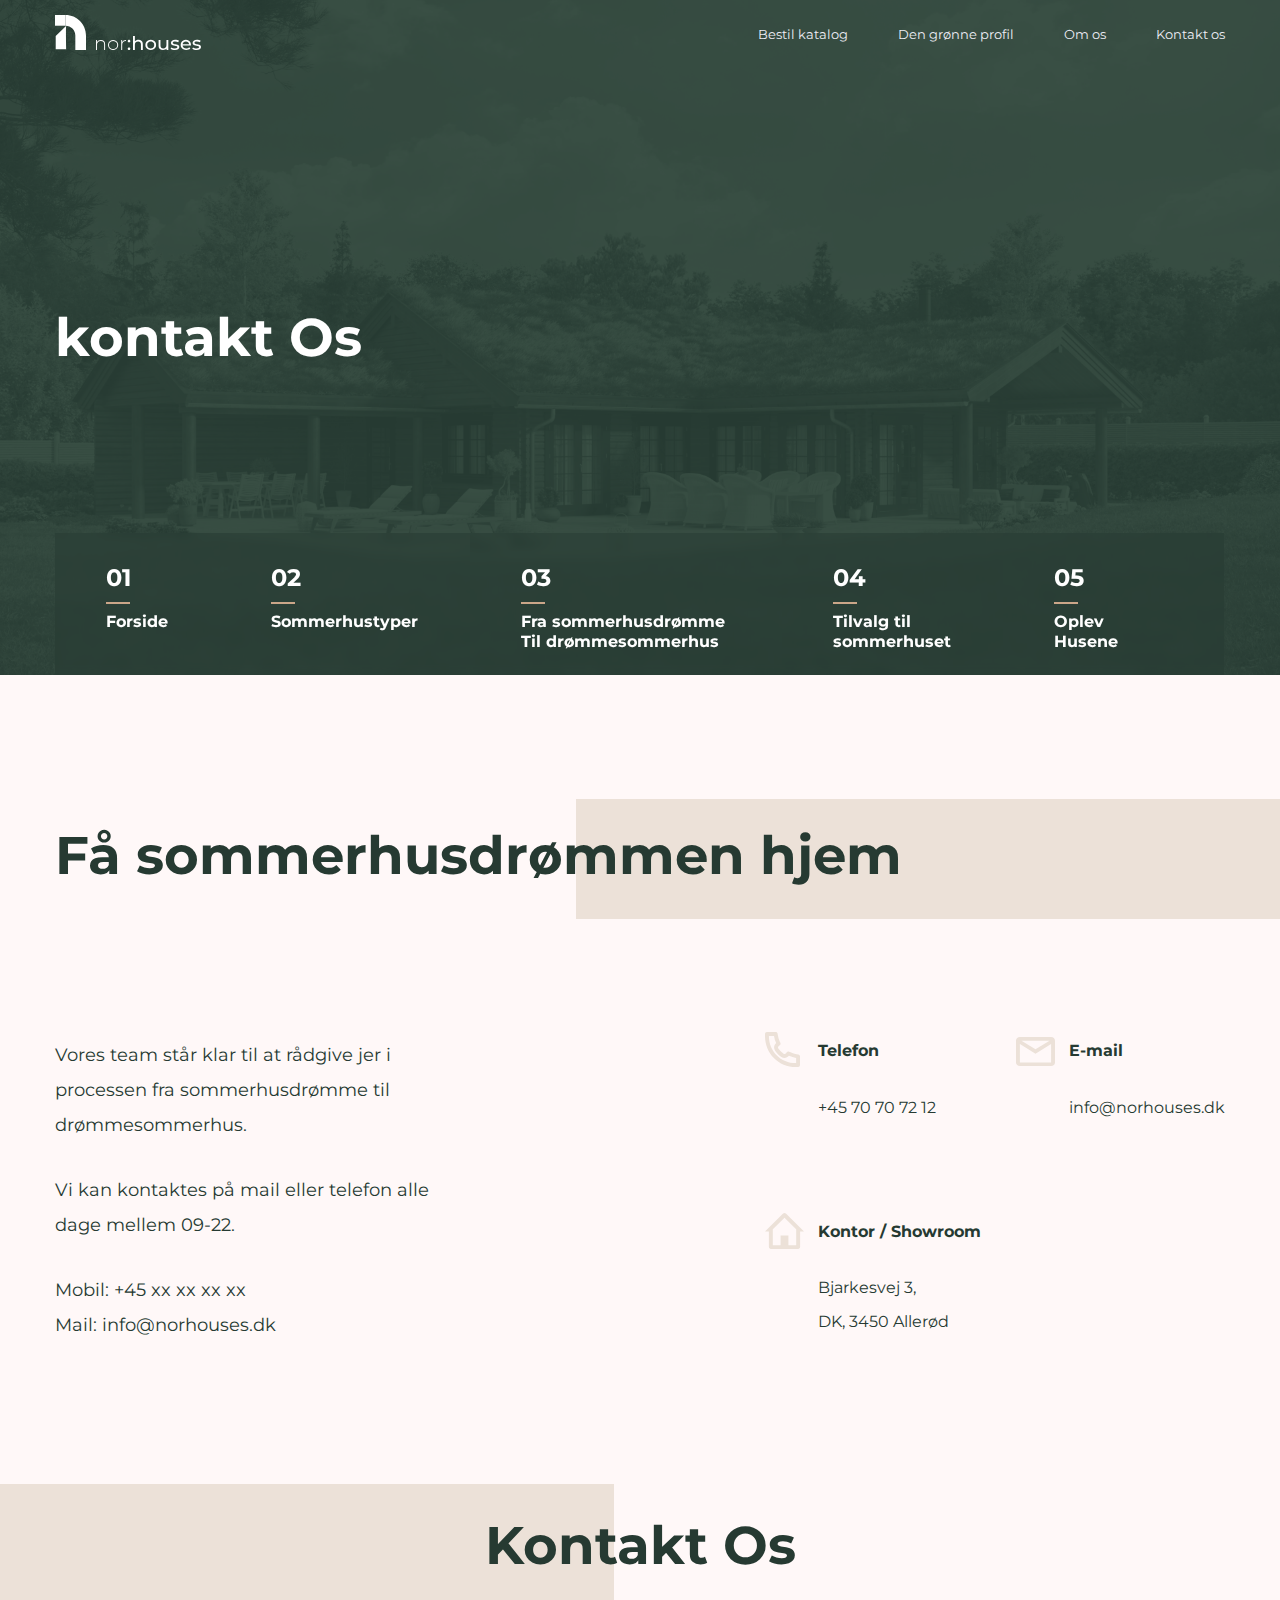
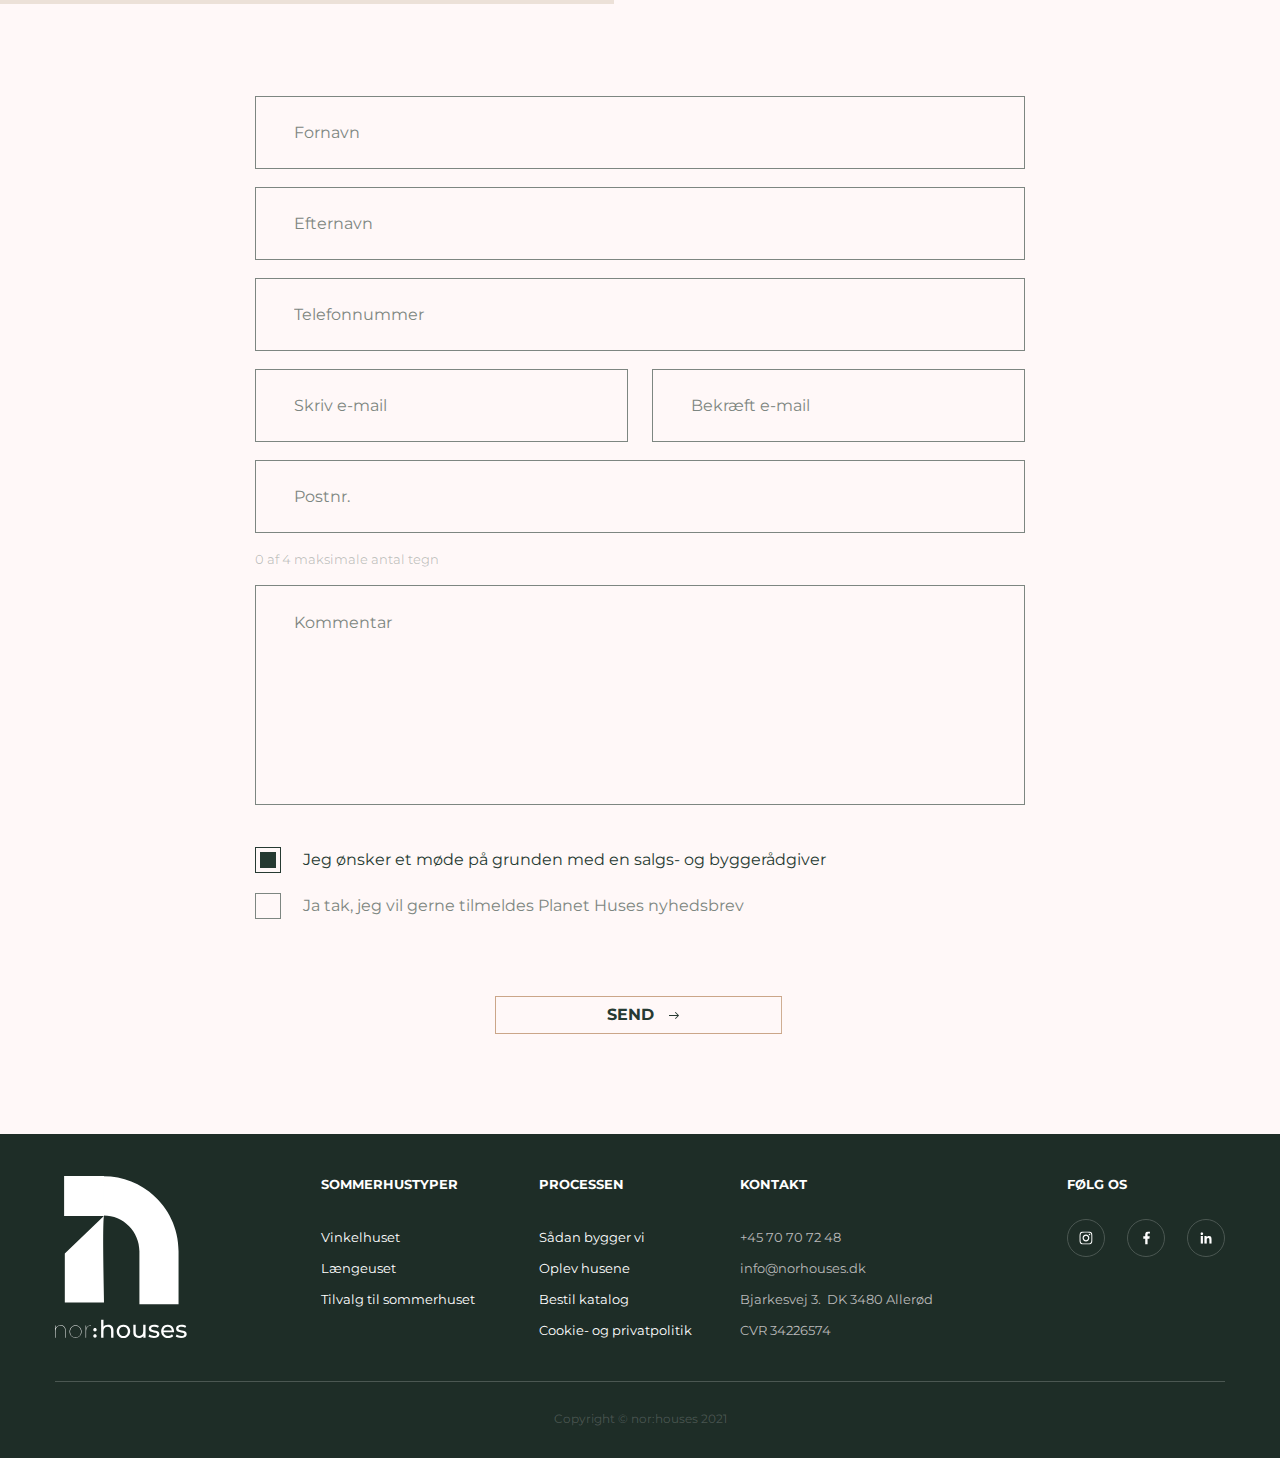
<file: contact.html>
<!DOCTYPE html>
<html lang="en">
  <head>
    <meta charset="UTF-8" />
    <meta name="viewport" content="width=device-width, initial-scale=1.0" />
    <meta http-equiv="X-UA-Compatible" content="ie=edge" />
    <title>Document</title>
    <meta name="author" content="Yuriy Zudikhin" />
    <link rel="stylesheet" href="css/slick.css">
    <link rel="stylesheet" href="css/select2.min.css">
    <link rel="stylesheet" href="css/style.css" />
  </head>

  <body>

    <header class="header">
      <div class="container">
        <div class="header_content">
          <a class="header_content_logo" href="/">
            <img src="img/header/logo.svg" alt="">
          </a>
          <div class="header_content_list">
            <ul>
              <li>
                <a href="#">Bestil katalog</a>
              </li>
              <li>
                <a href="#">Den grønne profil</a>
              </li>
              <li>
                <a href="#">Om os</a>
              </li>
              <li>
                <a href="#">Kontakt os</a>
              </li>
            </ul>
          </div>
          <div class="header_content_btn">
            <span></span>
            <span></span>
            <span></span>
          </div>
        </div>
      </div>
    </header>

    <section class="front front_exp" style="background: url(img/order_catalog/1.png); background-position: center; background-size: cover;">
      <div class="container">
        <div class="front_content">

          <div class="front_content_text">
            <h1>kontakt Os</h1>
          </div>
                   
          <div class="front_content_links">

            <div class="front_content_links_list">

              <a href="#" class="front_content_links_list_item">
                <span>01</span>
                <h5>Forside</h5>
              </a>
  
              <a href="#" class="front_content_links_list_item">
                <span>02</span>
                <h5>Sommerhustyper</h5>
              </a>
  
              <a href="#" class="front_content_links_list_item">
                <span>03</span>
                <h5>Fra sommerhusdrømme Til drømmesommerhus</h5>
              </a>
  
              <a href="#" class="front_content_links_list_item">
                <span>04</span>
                <h5>Tilvalg til sommerhuset </h5>
              </a>
  
              <a href="#" class="front_content_links_list_item">
                <span>05</span>
                <h5>Oplev Husene</h5>
              </a>

            </div>

          </div>
          

        </div> 
      </div>
    </section>

    <section class="contact">
      <div class="container">
        <div class="contact_content">
          <div class="contact_content_cottage">
            <h3>Få sommerhusdrømmen hjem</h3>
            <div class="contact_content_cottage_main">
              <div class="contact_content_cottage_main_left">
                <p>Vores team står klar til at rådgive jer i processen fra sommerhusdrømme til drømmesommerhus.</p>
                <p>Vi kan kontaktes på mail eller telefon alle dage mellem 09-22.</p>
                <p>Mobil: +45 xx xx xx xx <br>
                  Mail: info@norhouses.dk</p>
              </div>
              <div class="contact_content_cottage_main_right">
                <div class="contact_content_cottage_main_right_item">
                  <img src="img/contact/tel.svg" alt="">
                  <span>Telefon</span>
                  <a href="tel:+45 70 70 72 12">+45 70 70 72 12</a>
                </div>
                <div class="contact_content_cottage_main_right_item">
                  <img src="img/contact/mail.svg" alt="">
                  <span>E-mail</span>
                  <a href="mailto:info@norhouses.dk">info@norhouses.dk</a>
                </div>
                <div class="contact_content_cottage_main_right_item">
                  <img src="img/contact/house.svg" alt="">
                  <span>Kontor / Showroom</span>
                  <p>Bjarkesvej 3, <br>
                    DK, 3450 Allerød</p>
                </div>
              </div>
            </div>
          </div>
        </div>
      </div>
    </section>
    
    <section class="contact_us">
      <div class="container">
        <div class="contact_us_block">
          <h2>Kontakt Os</h2>
        </div>
        <div class="contact_us_block_form">
          <form action="">
            <p>

              <span>
                <input type="text" placeholder="Fornavn">
              </span>

              <span>
                <input type="text" placeholder="Efternavn">
              </span>

              <span>
                <input type="text" placeholder="Telefonnummer">
              </span>

              <span class="half">
                <input type="text" placeholder="Skriv e-mail">
              </span>

              <span class="half">
                <input type="text" placeholder="Bekræft e-mail">
              </span>

              <span>
                <input type="text" placeholder="Postnr.">
                <div class="contact_us_block_form_warning">
                  0 af 4 maksimale antal tegn
                </div>
              </span>
              
              <span>
                <textarea cols="30" rows="10" placeholder="Kommentar"></textarea>
              </span>

              <div class="contact_us_block_form_info">

                <label for="">
                  <input type="checkbox" checked="checked">
                  <span class="checkmark"></span>
                  <span class="text">Jeg ønsker et møde på grunden med en salgs- og byggerådgiver</span>
                </label>

                <label for="">
                  <input type="checkbox">
                  <span class="checkmark"></span>
                  <span class="text">Ja tak, jeg vil gerne tilmeldes Planet Huses nyhedsbrev</span>
                </label>

              </div>

              <div class="contact_us_block_form_submit">
                <input type="submit" value="send">
                <img src="img/order_catalog/arrow.svg" alt="">
                <svg>
                  <rect x="0" y="0" fill="none" width="100%" height="100%"/>
                </svg>
              </div>

            </p>
          </form>
        </div>
      </div>
    </section>

    <footer class="footer footer-order">
      <div class="container">
        <div class="footer_content">
          <div class="footer_content_mobile">
            <div class="footer_content_mobile_top">
              <a class="footer_content_mobile_top_logo" href="/">
                <img src="img/footer/logo_mob.svg" alt="">
              </a>
              <div class="footer_content_mobile_top_btn">
                <span></span>
                <span></span>
                <span></span>
              </div>
            </div>
            <div class="footer_content_mobile_mid">
              <div class="footer_content_mobile_mid_left">
                <h5>KONTAKT</h5>
                <ul>
                  <li>
                    <a href="tel:+45 70 70 72 48">+45 70 70 72 48</a>
                  </li>
                  <li>
                    <a href="mailto:info@norhouses.dk">info@norhouses.dk</a>
                  </li>
                  <li>
                    <a href="#">Bjarkesvej 3.  DK 3480 Allerød</a>
                  </li>
                  <li>
                    <a href="#">CVR 34226574</a>
                  </li>
                </ul>
              </div>
              <div class="footer_content_mobile_mid_right">
                <h5>FØLG OS</h5>
                <ul>
                  <li>
                    <a href="#">
                      <img src="img/footer/instagram.svg" alt="">
                    </a>
                  </li>
                  <li>
                    <a href="#">
                      <img src="img/footer/facebook.svg" alt="">
                    </a>
                  </li>
                  <li>
                    <a href="#">
                      <img src="img/footer/linkedin.svg" alt="">
                    </a>
                  </li>
                </ul>
              </div>
            </div>
            <div class="footer_content_mobile_copyright">
              <p>Copyright © nor:houses 2021</p>
            </div>
          </div>
          <div class="footer_content_desktop">

            <a href="#" class="footer_content_desktop_logo">
              <img src="img/footer/logo_big.svg" alt="">
            </a>
            
            <div class="footer_content_desktop_mid">
              <div class="footer_content_desktop_mid_first">
                <h5>SOMMERHUSTYPER</h5>
                <ul>
                  <li>
                    <a href="#">Vinkelhuset</a>
                  </li>
                  <li>
                    <a href="#">Længeuset</a>
                  </li>
                  <li>
                    <a href="#">Tilvalg til
                      sommerhuset</a>
                  </li>
                </ul>
              </div>
              <div class="footer_content_desktop_mid_second">
                <h5>PROCESSEN</h5>
                <ul>
                  <li>
                    <a href="#">Sådan bygger vi</a>
                  </li>
                  <li>
                    <a href="#">Oplev husene</a>
                  </li>
                  <li>
                    <a href="#">Bestil katalog</a>
                  </li>
                  <li>
                    <a href="#">Cookie- og privatpolitik</a>
                  </li>
                </ul>
              </div>
              <div class="footer_content_desktop_mid_three">
                <h5>KONTAKT</h5>
                <ul>
                  <li>
                    <a href="tel:+45 70 70 72 48">+45 70 70 72 48</a>
                  </li>
                  <li>
                    <a href="mailto:info@norhouses.dk">info@norhouses.dk</a>
                  </li>
                  <li>
                    <a href="#">Bjarkesvej 3.  DK 3480 Allerød</a>
                  </li>
                  <li>
                    <a href="#">CVR 34226574</a>
                  </li>
                </ul>
              </div>
            </div>

            <div class="footer_content_desktop_social">
              <h5>FØLG OS</h5>
              <ul>
                <li>
                  <a href="#">
                    <img src="img/footer/instagram.svg" alt="">
                  </a>
                </li>
                <li>
                  <a href="#">
                    <img src="img/footer/facebook.svg" alt="">
                  </a>
                </li>
                <li>
                  <a href="#">
                    <img src="img/footer/linkedin.svg" alt="">
                  </a>
                </li>
              </ul>
            </div>

          </div>
          <div class="footer_content_desktop_copyright">
            <p>Copyright © nor:houses 2021</p>
          </div>
        </div>
        <div class="footer_dropdown">
          <div class="footer_dropdown_left">
            <h5>SOMMERHUSTYPER</h5>
            <ul>
              <li>
                <a href="#">Vinkelhuset</a>
              </li>
              <li>
                <a href="#">Længeuset</a>
              </li>
              <li>
                <a href="#">Tilvalg til
                  sommerhuset</a>
              </li>
            </ul>
          </div>
          <div class="footer_dropdown_right">
            <h5>PROCESSEN</h5>
            <ul>
              <li>
                <a href="#">Sådan bygger vi</a>
              </li>
              <li>
                <a href="#">Oplev husene</a>
              </li>
              <li>
                <a href="#">Bestil katalog</a>
              </li>
              <li>
                <a href="#">Cookie- og privatpolitik</a>
              </li>
            </ul>
          </div>
        </div>
      </div>
    </footer>

    <div class="header_dropdown">
      <div class="header_dropdown_first_list">
        <ul>
          <li class="active">
            <a href="#">Forside</a>
          </li>
          <li>
            <a href="#">Sommerhustyper</a>
          </li>
          <li>
            <a href="#">Fra sommerhusdrømme Til drømmsommerhus </a>
          </li>
          <li>
            <a href="#">Tilvalg til sommerhuset </a>
          </li>
          <li>
            <a href="#">Oplev vores univers </a>
          </li>
        </ul>
      </div>
      <div class="header_dropdown_second_list">
        <ul>
          <li>
            <a href="#">Bestil katalog</a>
          </li>
          <li>
            <a href="#">Den grønne profil</a>
          </li>
          <li>
            <a href="#">Om os</a>
          </li>
          <li>
            <a href="#">Kontakt os</a>
          </li>
        </ul>
      </div>
      <div class="header_dropdown_social">
        <h5>FØLG OS</h5>
        <ul>
          <li>
            <a href="#">
              <img src="img/header/instagram.svg" alt="">
            </a>
          </li>
          <li>
            <a href="#">
              <img src="img/header/facebook.svg" alt="">
            </a>
          </li>
          <li>
            <a href="#">
              <img src="img/header/linkedin.svg" alt="">
            </a>
          </li>
        </ul>
      </div>
    </div>

    <script src="js/jquery-3.6.0.min.js"></script>
    <script src="js/slick.min.js"></script>
    <script src="js/select2.min.js"></script>
    <script src="js/main.js"></script>

  </body>
</html>
</file>
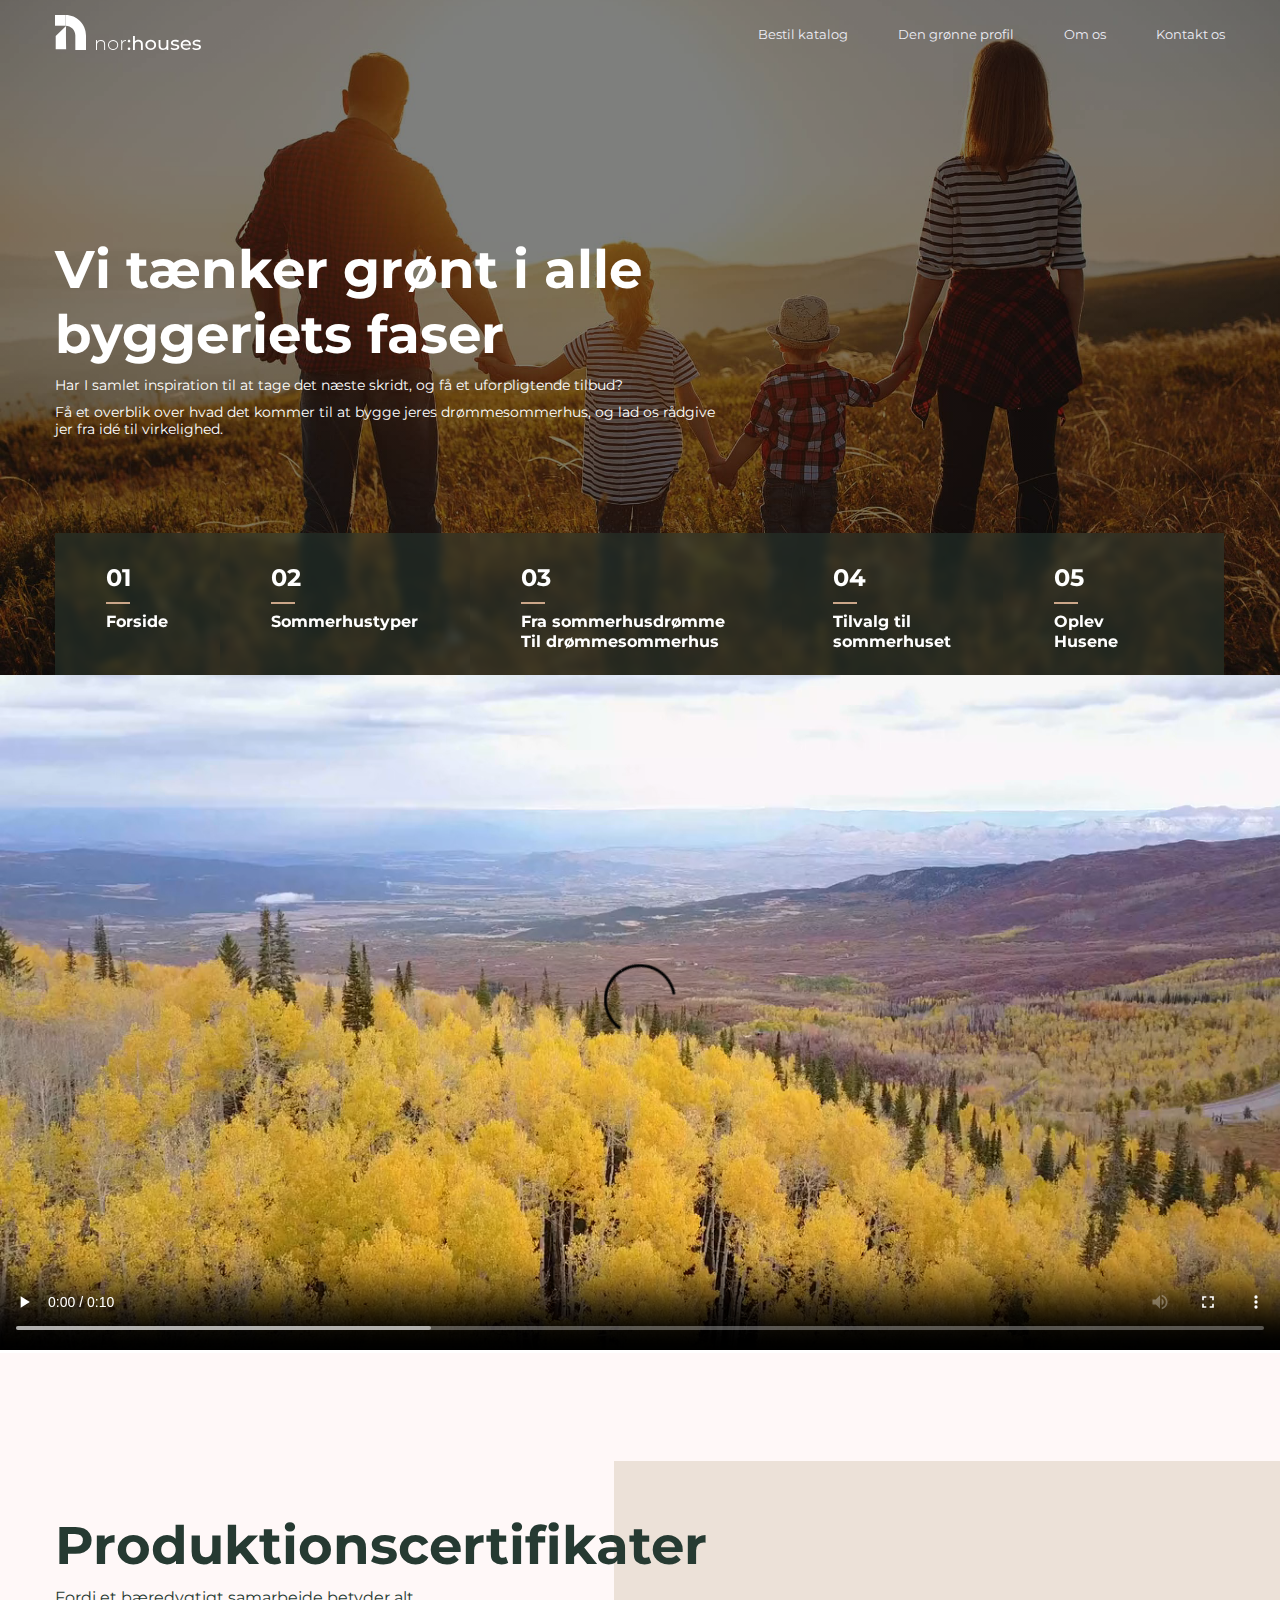
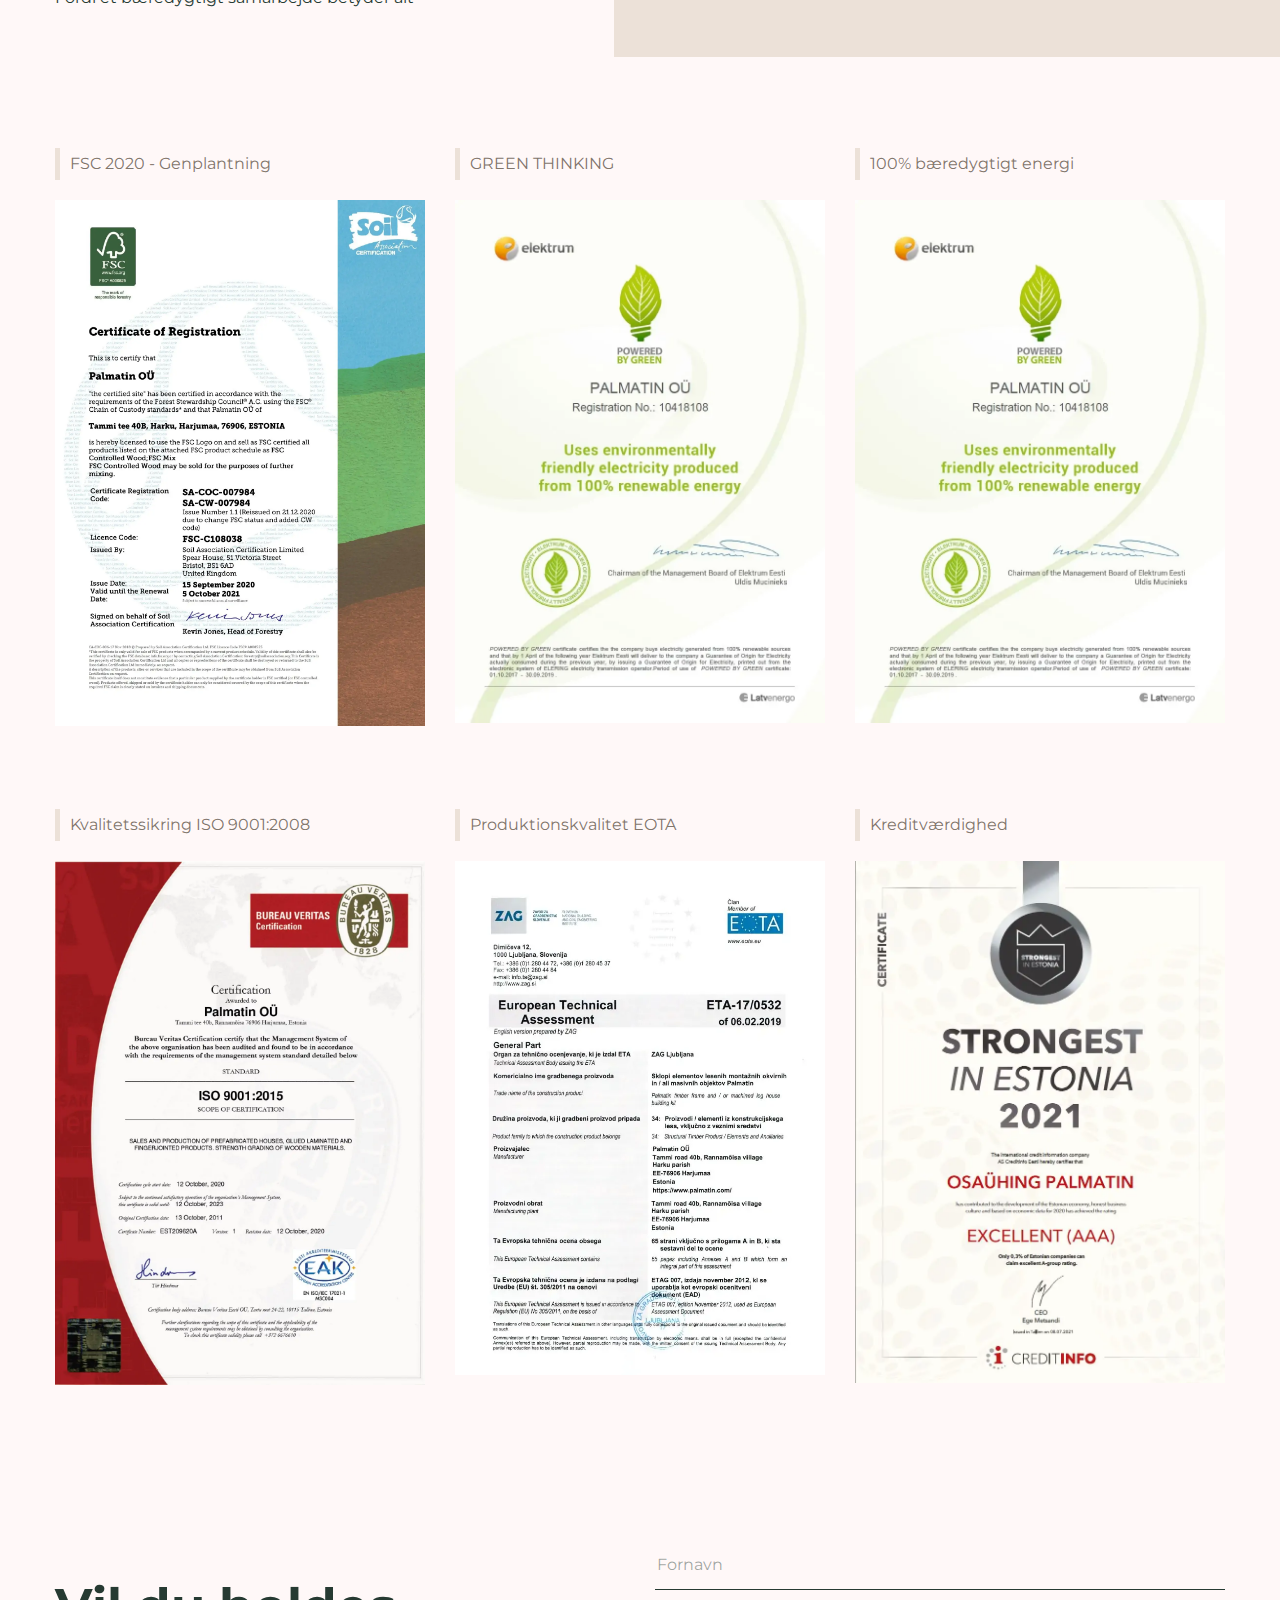
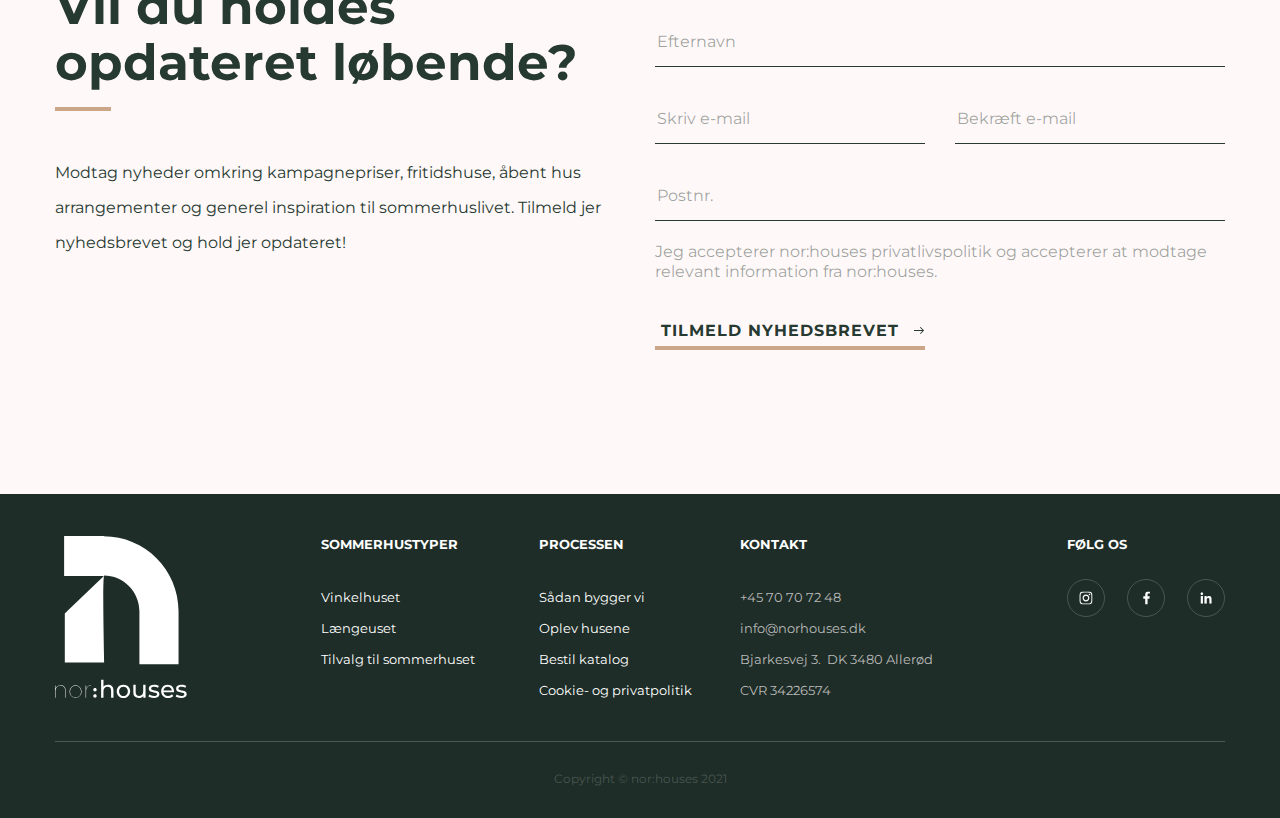
<file: ecology.html>
<!DOCTYPE html>
<html lang="en">
  <head>
    <meta charset="UTF-8" />
    <meta name="viewport" content="width=device-width, initial-scale=1.0" />
    <meta http-equiv="X-UA-Compatible" content="ie=edge" />
    <title>Document</title>
    <meta name="author" content="Yuriy Zudikhin" />
    <link rel="stylesheet" href="css/slick.css">
    <link rel="stylesheet" href="css/select2.min.css">
    <link rel="stylesheet" href="css/style.css" />
  </head>

  <body>

    <header class="header">
      <div class="container">
        <div class="header_content">
          <a class="header_content_logo" href="/">
            <img src="img/header/logo.svg" alt="">
          </a>
          <div class="header_content_list">
            <ul>
              <li>
                <a href="#">Bestil katalog</a>
              </li>
              <li>
                <a href="#">Den grønne profil</a>
              </li>
              <li>
                <a href="#">Om os</a>
              </li>
              <li>
                <a href="#">Kontakt os</a>
              </li>
            </ul>
          </div>
          <div class="header_content_btn">
            <span></span>
            <span></span>
            <span></span>
          </div>
        </div>
      </div>
    </header>

    <section class="front front_exp front_dream" style="background: linear-gradient(0deg, rgba(0, 0, 0, 0.5), rgba(0, 0, 0, 0.5)), url(img/ecology/1.jpg); background-position: center; background-size: cover;">
      <div class="container">
        <div class="front_content">

          <div class="front_content_text">
            <h1>Vi tænker grønt i alle byggeriets faser</h1>
            <p>Har I samlet inspiration til at tage det næste skridt, og få et uforpligtende tilbud?</p>
            <p>Få et overblik over hvad det kommer til at bygge jeres drømmesommerhus, og lad os rådgive jer fra idé til virkelighed.</p>
          <div class="front_content_links">

            <div class="front_content_links_list">

              <a href="#" class="front_content_links_list_item">
                <span>01</span>
                <h5>Forside</h5>
              </a>
  
              <a href="#" class="front_content_links_list_item">
                <span>02</span>
                <h5>Sommerhustyper</h5>
              </a>
  
              <a href="#" class="front_content_links_list_item">
                <span>03</span>
                <h5>Fra sommerhusdrømme Til drømmesommerhus</h5>
              </a>
  
              <a href="#" class="front_content_links_list_item">
                <span>04</span>
                <h5>Tilvalg til sommerhuset </h5>
              </a>
  
              <a href="#" class="front_content_links_list_item">
                <span>05</span>
                <h5>Oplev Husene</h5>
              </a>

            </div>

          </div>
          

        </div> 
      </div>
    </section>

    <section class="video">
      <video src="img/video/video.mp4" controls></video>
    </section>

    <section class="certificates">
      <div class="container">
        <div class="certificates_title">
          <h2>Produktionscertifikater</h2>
          <p>Fordi et bæredygtigt samarbejde betyder alt</p>
        </div>
        <div class="certificates_list">
          <div class="certificates_list_item">
            <div class="certificates_list_item_text">
              <p>FSC 2020 - Genplantning</p>
            </div>
            <img src="img/sertificates/1.png" alt="">
          </div>

          <div class="certificates_list_item">
            <div class="certificates_list_item_text">
              <p>GREEN THINKING</p>
            </div>
            <img src="img/sertificates/2.png" alt="">
          </div>

          <div class="certificates_list_item">
            <div class="certificates_list_item_text">
              <p>100% bæredygtigt energi</p>
            </div>
            <img src="img/sertificates/3.png" alt="">
          </div>

          <div class="certificates_list_item">
            <div class="certificates_list_item_text">
              <p>Kvalitetssikring ISO 9001:2008</p>
            </div>
            <img src="img/sertificates/4.png" alt="">
          </div>

          <div class="certificates_list_item">
            <div class="certificates_list_item_text">
              <p>Produktionskvalitet EOTA</p>
            </div>
            <img src="img/sertificates/5.png" alt="">
          </div>

          <div class="certificates_list_item">
            <div class="certificates_list_item_text">
              <p>Kreditværdighed</p>
            </div>
            <img src="img/sertificates/6.png" alt="">
          </div>
          
        </div>
      </div>
    </section>

    <section class="form">
      <div class="container">
        <div class="form_content">
          <div class="form_content_text">
            <h2>Vil du holdes <br> opdateret løbende?</h2>
            <p>Modtag nyheder omkring kampagnepriser, fritidshuse,
              åbent hus arrangementer og generel inspiration til sommerhuslivet.
              Tilmeld jer nyhedsbrevet og hold jer opdateret!</p>
          </div>
          <div class="form_content_form">
            <form action="">
              <p>
                <span>
                  <input type="text" placeholder="Fornavn">
                </span>
                <span>
                  <input type="text" placeholder="Efternavn">
                </span>
                <span class="half">
                  <input type="text" placeholder="Skriv e-mail">
                </span>
                <span class="half">
                  <input type="text" placeholder="Bekræft e-mail">
                </span>
                <span>
                  <input type="text" placeholder="Postnr.">
                </span>
                <div class="warning">
                  Jeg accepterer nor:houses privatlivspolitik og accepterer at modtage relevant information fra nor:houses.
                </div>
                <div class="submit">
                  <input type="submit" value="Tilmeld nyhedsbrevet">
                  <img src="img/greens/arrow.svg" alt="">
                </div>
              </p>
            </form>
          </div>
        </div>
      </div>
    </section>

    <footer class="footer">
      <div class="container">
        <div class="footer_content">
          <div class="footer_content_mobile">
            <div class="footer_content_mobile_top">
              <a class="footer_content_mobile_top_logo" href="/">
                <img src="img/footer/logo_mob.svg" alt="">
              </a>
              <div class="footer_content_mobile_top_btn">
                <span></span>
                <span></span>
                <span></span>
              </div>
            </div>
            <div class="footer_content_mobile_mid">
              <div class="footer_content_mobile_mid_left">
                <h5>KONTAKT</h5>
                <ul>
                  <li>
                    <a href="tel:+45 70 70 72 48">+45 70 70 72 48</a>
                  </li>
                  <li>
                    <a href="mailto:info@norhouses.dk">info@norhouses.dk</a>
                  </li>
                  <li>
                    <a href="#">Bjarkesvej 3.  DK 3480 Allerød</a>
                  </li>
                  <li>
                    <a href="#">CVR 34226574</a>
                  </li>
                </ul>
              </div>
              <div class="footer_content_mobile_mid_right">
                <h5>FØLG OS</h5>
                <ul>
                  <li>
                    <a href="#">
                      <img src="img/footer/instagram.svg" alt="">
                    </a>
                  </li>
                  <li>
                    <a href="#">
                      <img src="img/footer/facebook.svg" alt="">
                    </a>
                  </li>
                  <li>
                    <a href="#">
                      <img src="img/footer/linkedin.svg" alt="">
                    </a>
                  </li>
                </ul>
              </div>
            </div>
            <div class="footer_content_mobile_copyright">
              <p>Copyright © nor:houses 2021</p>
            </div>
          </div>
          <div class="footer_content_desktop">

            <a href="#" class="footer_content_desktop_logo">
              <img src="img/footer/logo_big.svg" alt="">
            </a>
            
            <div class="footer_content_desktop_mid">
              <div class="footer_content_desktop_mid_first">
                <h5>SOMMERHUSTYPER</h5>
                <ul>
                  <li>
                    <a href="#">Vinkelhuset</a>
                  </li>
                  <li>
                    <a href="#">Længeuset</a>
                  </li>
                  <li>
                    <a href="#">Tilvalg til
                      sommerhuset</a>
                  </li>
                </ul>
              </div>
              <div class="footer_content_desktop_mid_second">
                <h5>PROCESSEN</h5>
                <ul>
                  <li>
                    <a href="#">Sådan bygger vi</a>
                  </li>
                  <li>
                    <a href="#">Oplev husene</a>
                  </li>
                  <li>
                    <a href="#">Bestil katalog</a>
                  </li>
                  <li>
                    <a href="#">Cookie- og privatpolitik</a>
                  </li>
                </ul>
              </div>
              <div class="footer_content_desktop_mid_three">
                <h5>KONTAKT</h5>
                <ul>
                  <li>
                    <a href="tel:+45 70 70 72 48">+45 70 70 72 48</a>
                  </li>
                  <li>
                    <a href="mailto:info@norhouses.dk">info@norhouses.dk</a>
                  </li>
                  <li>
                    <a href="#">Bjarkesvej 3.  DK 3480 Allerød</a>
                  </li>
                  <li>
                    <a href="#">CVR 34226574</a>
                  </li>
                </ul>
              </div>
            </div>

            <div class="footer_content_desktop_social">
              <h5>FØLG OS</h5>
              <ul>
                <li>
                  <a href="#">
                    <img src="img/footer/instagram.svg" alt="">
                  </a>
                </li>
                <li>
                  <a href="#">
                    <img src="img/footer/facebook.svg" alt="">
                  </a>
                </li>
                <li>
                  <a href="#">
                    <img src="img/footer/linkedin.svg" alt="">
                  </a>
                </li>
              </ul>
            </div>

          </div>
          <div class="footer_content_desktop_copyright">
            <p>Copyright © nor:houses 2021</p>
          </div>
        </div>
        <div class="footer_dropdown">
          <div class="footer_dropdown_left">
            <h5>SOMMERHUSTYPER</h5>
            <ul>
              <li>
                <a href="#">Vinkelhuset</a>
              </li>
              <li>
                <a href="#">Længeuset</a>
              </li>
              <li>
                <a href="#">Tilvalg til
                  sommerhuset</a>
              </li>
            </ul>
          </div>
          <div class="footer_dropdown_right">
            <h5>PROCESSEN</h5>
            <ul>
              <li>
                <a href="#">Sådan bygger vi</a>
              </li>
              <li>
                <a href="#">Oplev husene</a>
              </li>
              <li>
                <a href="#">Bestil katalog</a>
              </li>
              <li>
                <a href="#">Cookie- og privatpolitik</a>
              </li>
            </ul>
          </div>
        </div>
      </div>
    </footer>

    <div class="header_dropdown">
      <div class="header_dropdown_first_list">
        <ul>
          <li class="active">
            <a href="#">Forside</a>
          </li>
          <li>
            <a href="#">Sommerhustyper</a>
          </li>
          <li>
            <a href="#">Fra sommerhusdrømme Til drømmsommerhus </a>
          </li>
          <li>
            <a href="#">Tilvalg til sommerhuset </a>
          </li>
          <li>
            <a href="#">Oplev vores univers </a>
          </li>
        </ul>
      </div>
      <div class="header_dropdown_second_list">
        <ul>
          <li>
            <a href="#">Bestil katalog</a>
          </li>
          <li>
            <a href="#">Den grønne profil</a>
          </li>
          <li>
            <a href="#">Om os</a>
          </li>
          <li>
            <a href="#">Kontakt os</a>
          </li>
        </ul>
      </div>
      <div class="header_dropdown_social">
        <h5>FØLG OS</h5>
        <ul>
          <li>
            <a href="#">
              <img src="img/header/instagram.svg" alt="">
            </a>
          </li>
          <li>
            <a href="#">
              <img src="img/header/facebook.svg" alt="">
            </a>
          </li>
          <li>
            <a href="#">
              <img src="img/header/linkedin.svg" alt="">
            </a>
          </li>
        </ul>
      </div>
    </div>

    <script src="js/jquery-3.6.0.min.js"></script>
    <script src="js/slick.min.js"></script>
    <script src="js/select2.min.js"></script>
    <script src="js/main.js"></script>


  </body>
</html>
</file>
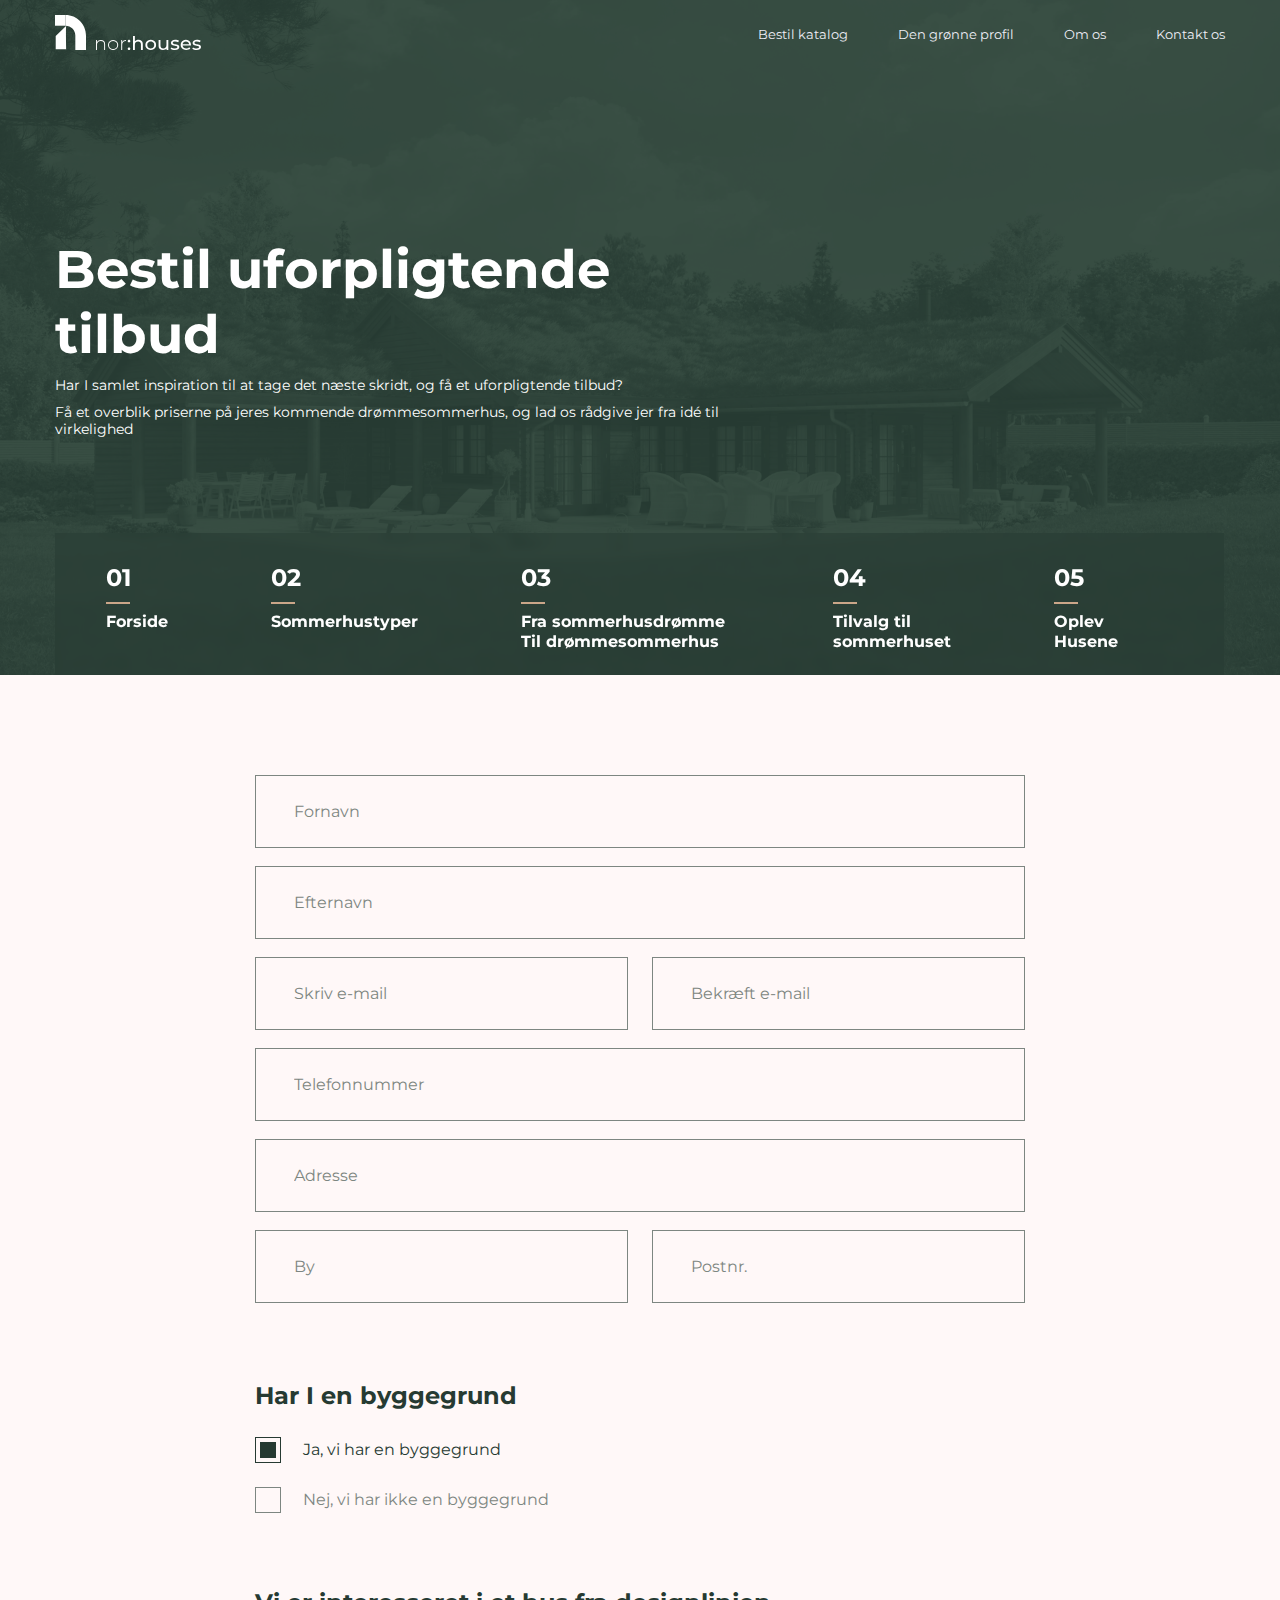
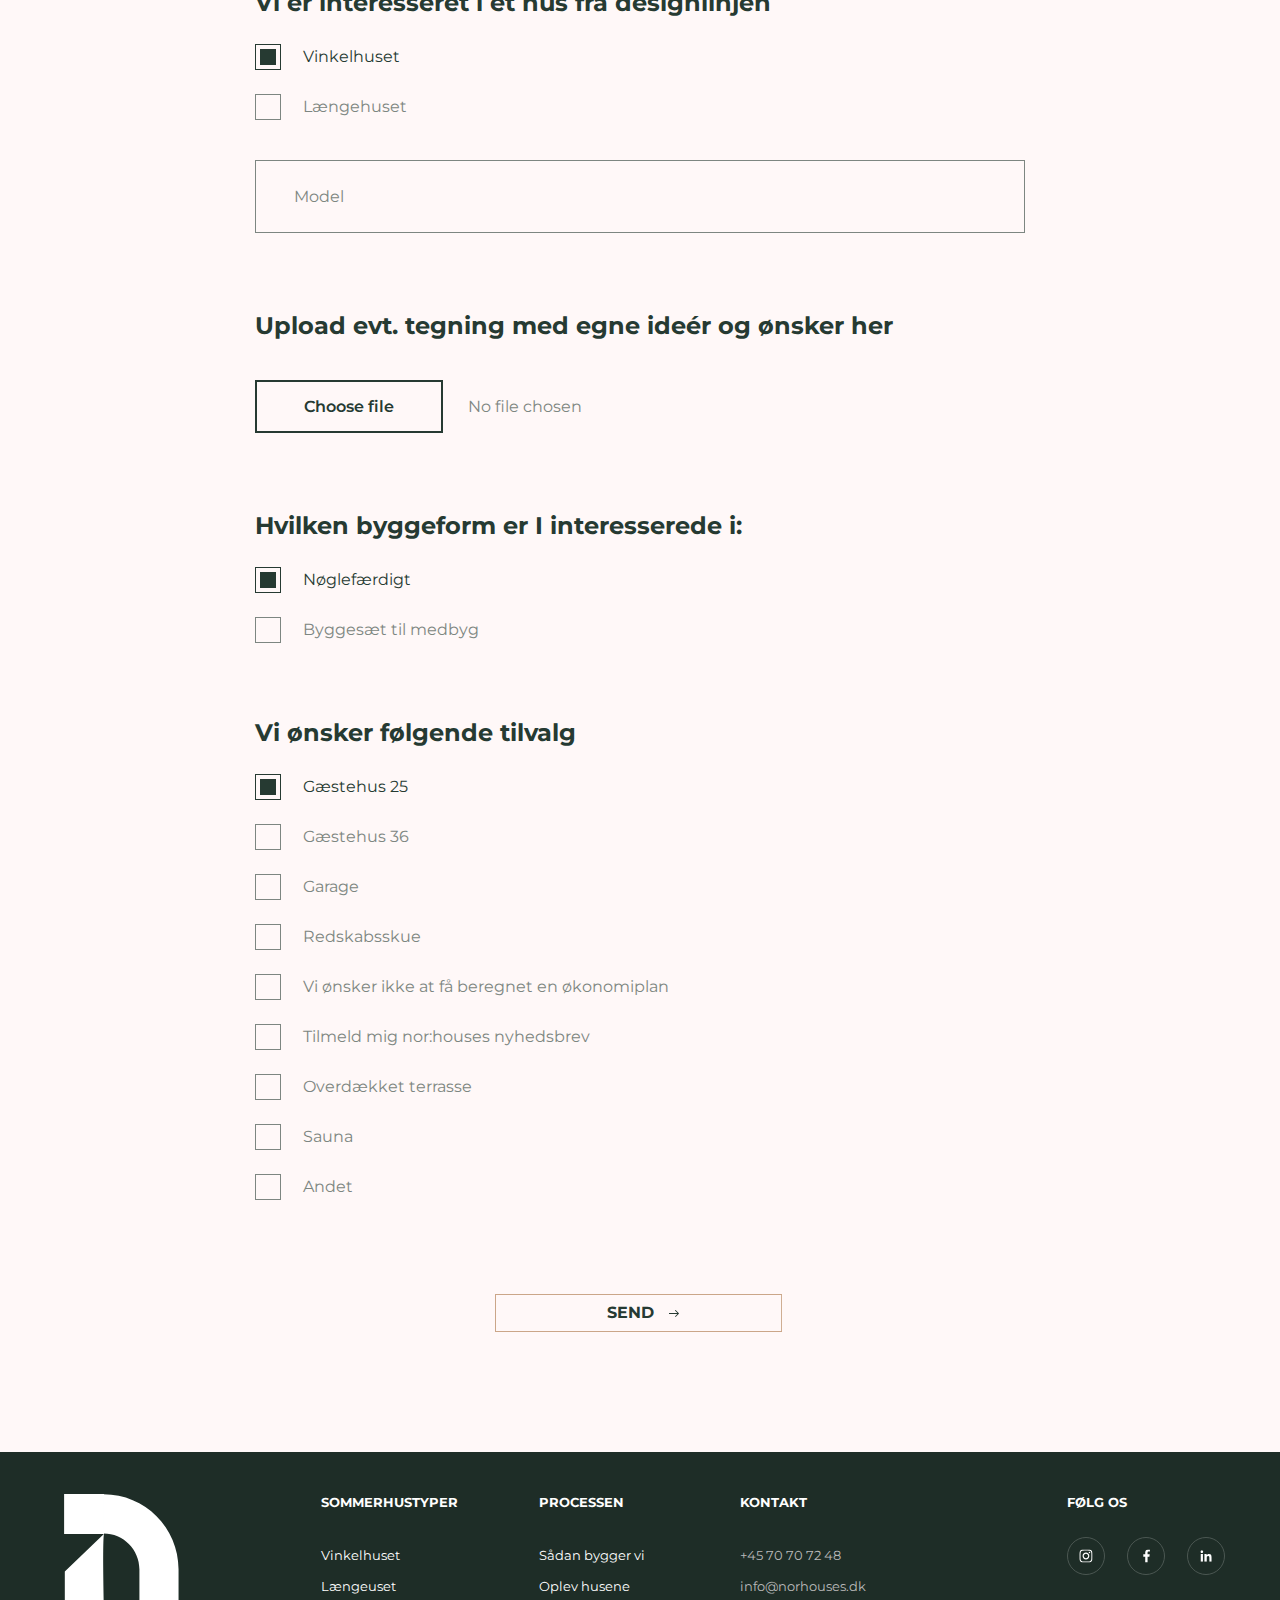
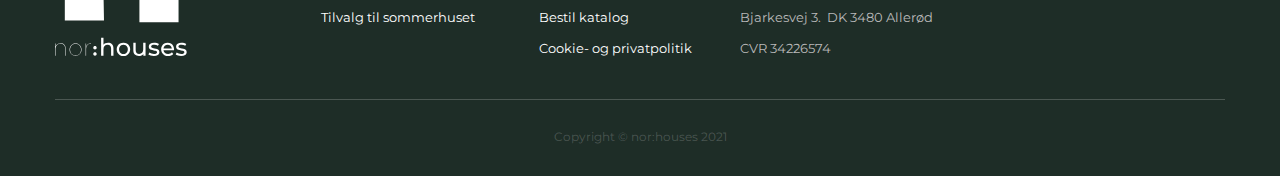
<file: optional_catalog.html>
<!DOCTYPE html>
<html lang="en">
  <head>
    <meta charset="UTF-8" />
    <meta name="viewport" content="width=device-width, initial-scale=1.0" />
    <meta http-equiv="X-UA-Compatible" content="ie=edge" />
    <title>Document</title>
    <meta name="author" content="Yuriy Zudikhin" />
    <link rel="stylesheet" href="css/slick.css">
    <link rel="stylesheet" href="css/select2.min.css">
    <link rel="stylesheet" href="css/style.css" />
  </head>

  <body>

    <header class="header">
      <div class="container">
        <div class="header_content">
          <a class="header_content_logo" href="/">
            <img src="img/header/logo.svg" alt="">
          </a>
          <div class="header_content_list">
            <ul>
              <li>
                <a href="#">Bestil katalog</a>
              </li>
              <li>
                <a href="#">Den grønne profil</a>
              </li>
              <li>
                <a href="#">Om os</a>
              </li>
              <li>
                <a href="#">Kontakt os</a>
              </li>
            </ul>
          </div>
          <div class="header_content_btn">
            <span></span>
            <span></span>
            <span></span>
          </div>
        </div>
      </div>
    </header>

    <section class="front front_exp" style="background: url(img/order_catalog/1.png); background-position: center; background-size: cover;">
      <div class="container">
        <div class="front_content">

          <div class="front_content_text">
            <h1>Bestil uforpligtende tilbud</h1>
            <p>Har I samlet inspiration til at tage det næste skridt, og få et uforpligtende tilbud?</p>
            <p>Få et overblik priserne på jeres kommende drømmesommerhus, og lad os rådgive jer fra idé til virkelighed </p>
          </div>
                   
          <div class="front_content_links">

            <div class="front_content_links_list">

              <a href="#" class="front_content_links_list_item">
                <span>01</span>
                <h5>Forside</h5>
              </a>
  
              <a href="#" class="front_content_links_list_item">
                <span>02</span>
                <h5>Sommerhustyper</h5>
              </a>
  
              <a href="#" class="front_content_links_list_item">
                <span>03</span>
                <h5>Fra sommerhusdrømme Til drømmesommerhus</h5>
              </a>
  
              <a href="#" class="front_content_links_list_item">
                <span>04</span>
                <h5>Tilvalg til sommerhuset </h5>
              </a>
  
              <a href="#" class="front_content_links_list_item">
                <span>05</span>
                <h5>Oplev Husene</h5>
              </a>

            </div>

          </div>
          

        </div> 
      </div>
    </section>

    <section class="optional_catalog">
      <div class="container">
        <div class="optional_catalog_content">
          <form action="">
            <p>
              <div class="optional_catalog_content_main">
                <span>
                  <input type="text" placeholder="Fornavn">
                </span>
                <span>
                  <input type="text" placeholder="Efternavn">
                </span>
                <span class="half">
                  <input type="text" placeholder="Skriv e-mail">
                </span>
                <span class="half">
                  <input type="text" placeholder="Bekræft e-mail">
                </span>
                <span>
                  <input type="text" placeholder="Telefonnummer">
                </span>
                <span>
                  <input type="text" placeholder="Adresse">
                </span>
                <span class="half">
                  <input type="text" placeholder="By">
                </span>
                <span class="half">
                  <input type="text" placeholder="Postnr.">
                </span>
              </div>

              <div class="optional_catalog_content_building">
                <h4>Har I en byggegrund</h4>

                <label for="">
                  <input type="checkbox" checked="checked">
                  <span class="checkmark"></span>
                  <span class="text">Ja, vi har en byggegrund</span>
                </label>

                <label for="">
                  <input type="checkbox">
                  <span class="checkmark"></span>
                  <span class="text">Nej, vi har ikke en byggegrund</span>
                </label>

              </div>

              <div class="optional_catalog_content_design">
                <h4>Vi er interesseret i et hus fra designlinjen</h4>

                <div class="optional_catalog_content_design_checkboxes">

                  <label for="">
                    <input type="checkbox" checked="checked">
                    <span class="checkmark"></span>
                    <span class="text">Vinkelhuset</span>
                  </label>
  
                  <label for="">
                    <input type="checkbox">
                    <span class="checkmark"></span>
                    <span class="text">Længehuset</span>
                  </label>

                </div>
                
                <input type="text" placeholder="Model">

              </div>

              <div class="optional_catalog_content_choice">
                <h4>Upload evt. tegning med egne ideér og ønsker her</h4>
                <label for="">
                  <input id="optionalChoice" name="myFile" type="file">
                  <div id='button'>
                    <span>Choose file</span>
                  </div>
                  <div id='val'>No file chosen</div>
                </label>
                  
              </div>

              <div class="optional_catalog_content_type">
                <h4>Hvilken byggeform er I interesserede i:</h4>

                <label for="">
                  <input type="checkbox" checked="checked">
                  <span class="checkmark"></span>
                  <span class="text">Nøglefærdigt</span>
                </label>

                <label for="">
                  <input type="checkbox">
                  <span class="checkmark"></span>
                  <span class="text">Byggesæt til medbyg</span>
                </label>

              </div>

              <div class="optional_catalog_content_variant">
                <h4>Vi ønsker følgende tilvalg</h4>

                <label for="">
                  <input type="checkbox" checked="checked">
                  <span class="checkmark"></span>
                  <span class="text">Gæstehus 25</span>
                </label>

                <label for="">
                  <input type="checkbox">
                  <span class="checkmark"></span>
                  <span class="text">Gæstehus 36</span>
                </label>

                <label for="">
                  <input type="checkbox">
                  <span class="checkmark"></span>
                  <span class="text">Garage</span>
                </label>

                <label for="">
                  <input type="checkbox">
                  <span class="checkmark"></span>
                  <span class="text">Redskabsskue</span>
                </label>

                <label for="">
                  <input type="checkbox">
                  <span class="checkmark"></span>
                  <span class="text">Vi ønsker ikke at få beregnet en økonomiplan</span>
                </label>

                <label for="">
                  <input type="checkbox">
                  <span class="checkmark"></span>
                  <span class="text">Tilmeld mig nor:houses nyhedsbrev</span>
                </label>

                <label for="">
                  <input type="checkbox">
                  <span class="checkmark"></span>
                  <span class="text">Overdækket terrasse</span>
                </label>

                <label for="">
                  <input type="checkbox">
                  <span class="checkmark"></span>
                  <span class="text">Sauna</span>
                </label>

                <label for="">
                  <input type="checkbox">
                  <span class="checkmark"></span>
                  <span class="text">Andet</span>
                </label>

              </div>

              <div class="optional_catalog_content_submit">
                <input type="submit" value="send">
                <img src="img/order_catalog/arrow.svg" alt="">
                <svg>
                  <rect x="0" y="0" fill="none" width="100%" height="100%"/>
                </svg>
              </div>

            </p>
          </form>
        </div>
      </div>
    </section>

    <footer class="footer footer-order">
      <div class="container">
        <div class="footer_content">
          <div class="footer_content_mobile">
            <div class="footer_content_mobile_top">
              <a class="footer_content_mobile_top_logo" href="/">
                <img src="img/footer/logo_mob.svg" alt="">
              </a>
              <div class="footer_content_mobile_top_btn">
                <span></span>
                <span></span>
                <span></span>
              </div>
            </div>
            <div class="footer_content_mobile_mid">
              <div class="footer_content_mobile_mid_left">
                <h5>KONTAKT</h5>
                <ul>
                  <li>
                    <a href="tel:+45 70 70 72 48">+45 70 70 72 48</a>
                  </li>
                  <li>
                    <a href="mailto:info@norhouses.dk">info@norhouses.dk</a>
                  </li>
                  <li>
                    <a href="#">Bjarkesvej 3.  DK 3480 Allerød</a>
                  </li>
                  <li>
                    <a href="#">CVR 34226574</a>
                  </li>
                </ul>
              </div>
              <div class="footer_content_mobile_mid_right">
                <h5>FØLG OS</h5>
                <ul>
                  <li>
                    <a href="#">
                      <img src="img/footer/instagram.svg" alt="">
                    </a>
                  </li>
                  <li>
                    <a href="#">
                      <img src="img/footer/facebook.svg" alt="">
                    </a>
                  </li>
                  <li>
                    <a href="#">
                      <img src="img/footer/linkedin.svg" alt="">
                    </a>
                  </li>
                </ul>
              </div>
            </div>
            <div class="footer_content_mobile_copyright">
              <p>Copyright © nor:houses 2021</p>
            </div>
          </div>
          <div class="footer_content_desktop">

            <a href="#" class="footer_content_desktop_logo">
              <img src="img/footer/logo_big.svg" alt="">
            </a>
            
            <div class="footer_content_desktop_mid">
              <div class="footer_content_desktop_mid_first">
                <h5>SOMMERHUSTYPER</h5>
                <ul>
                  <li>
                    <a href="#">Vinkelhuset</a>
                  </li>
                  <li>
                    <a href="#">Længeuset</a>
                  </li>
                  <li>
                    <a href="#">Tilvalg til
                      sommerhuset</a>
                  </li>
                </ul>
              </div>
              <div class="footer_content_desktop_mid_second">
                <h5>PROCESSEN</h5>
                <ul>
                  <li>
                    <a href="#">Sådan bygger vi</a>
                  </li>
                  <li>
                    <a href="#">Oplev husene</a>
                  </li>
                  <li>
                    <a href="#">Bestil katalog</a>
                  </li>
                  <li>
                    <a href="#">Cookie- og privatpolitik</a>
                  </li>
                </ul>
              </div>
              <div class="footer_content_desktop_mid_three">
                <h5>KONTAKT</h5>
                <ul>
                  <li>
                    <a href="tel:+45 70 70 72 48">+45 70 70 72 48</a>
                  </li>
                  <li>
                    <a href="mailto:info@norhouses.dk">info@norhouses.dk</a>
                  </li>
                  <li>
                    <a href="#">Bjarkesvej 3.  DK 3480 Allerød</a>
                  </li>
                  <li>
                    <a href="#">CVR 34226574</a>
                  </li>
                </ul>
              </div>
            </div>

            <div class="footer_content_desktop_social">
              <h5>FØLG OS</h5>
              <ul>
                <li>
                  <a href="#">
                    <img src="img/footer/instagram.svg" alt="">
                  </a>
                </li>
                <li>
                  <a href="#">
                    <img src="img/footer/facebook.svg" alt="">
                  </a>
                </li>
                <li>
                  <a href="#">
                    <img src="img/footer/linkedin.svg" alt="">
                  </a>
                </li>
              </ul>
            </div>

          </div>
          <div class="footer_content_desktop_copyright">
            <p>Copyright © nor:houses 2021</p>
          </div>
        </div>
        <div class="footer_dropdown">
          <div class="footer_dropdown_left">
            <h5>SOMMERHUSTYPER</h5>
            <ul>
              <li>
                <a href="#">Vinkelhuset</a>
              </li>
              <li>
                <a href="#">Længeuset</a>
              </li>
              <li>
                <a href="#">Tilvalg til
                  sommerhuset</a>
              </li>
            </ul>
          </div>
          <div class="footer_dropdown_right">
            <h5>PROCESSEN</h5>
            <ul>
              <li>
                <a href="#">Sådan bygger vi</a>
              </li>
              <li>
                <a href="#">Oplev husene</a>
              </li>
              <li>
                <a href="#">Bestil katalog</a>
              </li>
              <li>
                <a href="#">Cookie- og privatpolitik</a>
              </li>
            </ul>
          </div>
        </div>
      </div>
    </footer>

    <div class="header_dropdown">
      <div class="header_dropdown_first_list">
        <ul>
          <li class="active">
            <a href="#">Forside</a>
          </li>
          <li>
            <a href="#">Sommerhustyper</a>
          </li>
          <li>
            <a href="#">Fra sommerhusdrømme Til drømmsommerhus </a>
          </li>
          <li>
            <a href="#">Tilvalg til sommerhuset </a>
          </li>
          <li>
            <a href="#">Oplev vores univers </a>
          </li>
        </ul>
      </div>
      <div class="header_dropdown_second_list">
        <ul>
          <li>
            <a href="#">Bestil katalog</a>
          </li>
          <li>
            <a href="#">Den grønne profil</a>
          </li>
          <li>
            <a href="#">Om os</a>
          </li>
          <li>
            <a href="#">Kontakt os</a>
          </li>
        </ul>
      </div>
      <div class="header_dropdown_social">
        <h5>FØLG OS</h5>
        <ul>
          <li>
            <a href="#">
              <img src="img/header/instagram.svg" alt="">
            </a>
          </li>
          <li>
            <a href="#">
              <img src="img/header/facebook.svg" alt="">
            </a>
          </li>
          <li>
            <a href="#">
              <img src="img/header/linkedin.svg" alt="">
            </a>
          </li>
        </ul>
      </div>
    </div>

    <script src="js/jquery-3.6.0.min.js"></script>
    <script src="js/slick.min.js"></script>
    <script src="js/select2.min.js"></script>
    <script src="js/main.js"></script>

  </body>
</html>
</file>
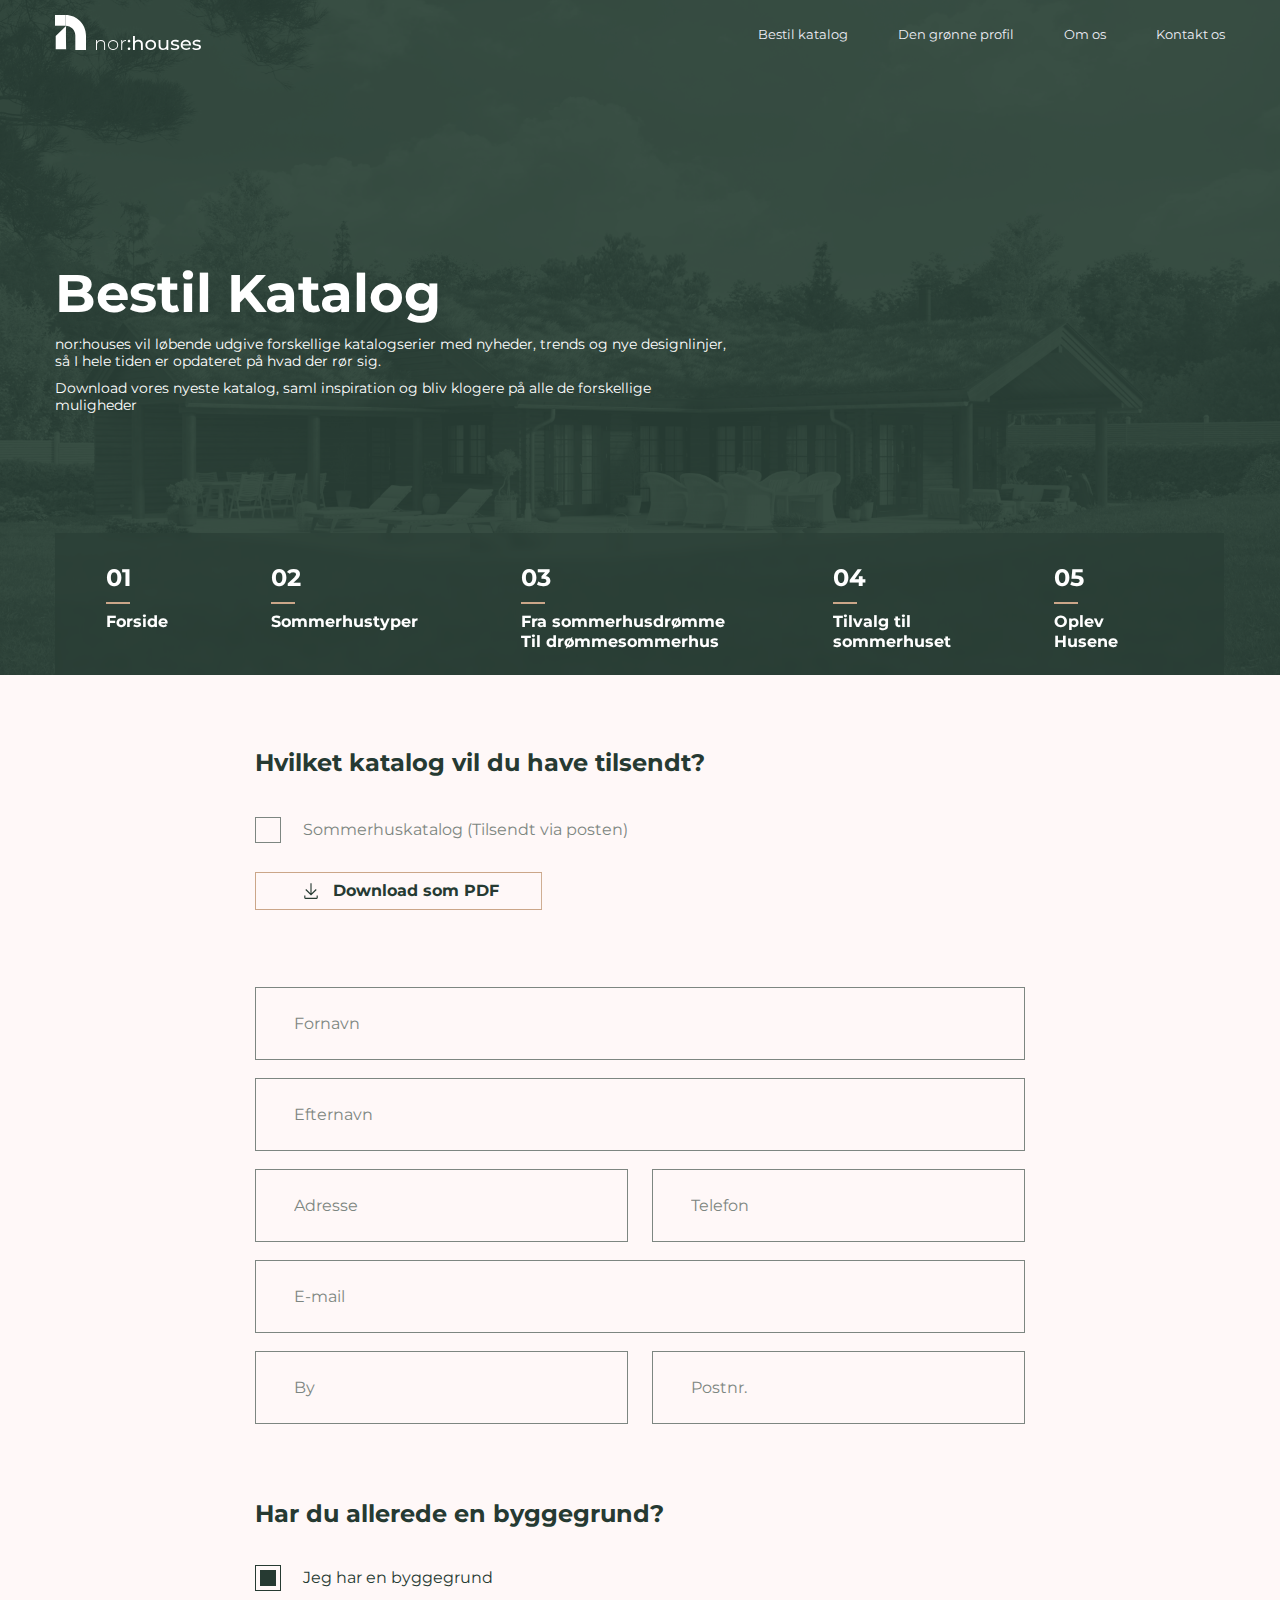
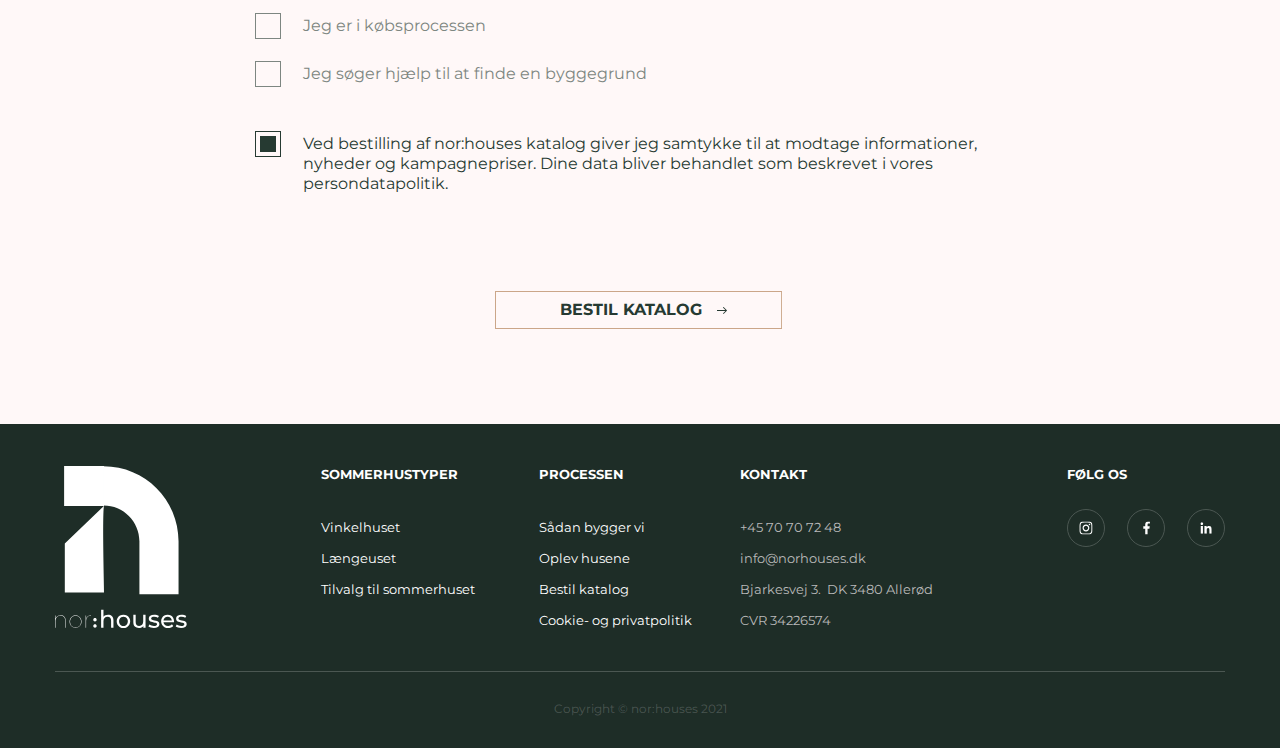
<file: order_catalog.html>
<!DOCTYPE html>
<html lang="en">
  <head>
    <meta charset="UTF-8" />
    <meta name="viewport" content="width=device-width, initial-scale=1.0" />
    <meta http-equiv="X-UA-Compatible" content="ie=edge" />
    <title>Document</title>
    <meta name="author" content="Yuriy Zudikhin" />
    <link rel="stylesheet" href="css/slick.css">
    <link rel="stylesheet" href="css/select2.min.css">
    <link rel="stylesheet" href="css/style.css" />
  </head>

  <body>

    <header class="header">
      <div class="container">
        <div class="header_content">
          <a class="header_content_logo" href="/">
            <img src="img/header/logo.svg" alt="">
          </a>
          <div class="header_content_list">
            <ul>
              <li>
                <a href="#">Bestil katalog</a>
              </li>
              <li>
                <a href="#">Den grønne profil</a>
              </li>
              <li>
                <a href="#">Om os</a>
              </li>
              <li>
                <a href="#">Kontakt os</a>
              </li>
            </ul>
          </div>
          <div class="header_content_btn">
            <span></span>
            <span></span>
            <span></span>
          </div>
        </div>
      </div>
    </header>

    <section class="front front_exp" style="background: url(img/order_catalog/1.png); background-position: center; background-size: cover;">
      <div class="container">
        <div class="front_content">

          <div class="front_content_text">
            <h1>Bestil Katalog </h1>
            <p>nor:houses vil løbende udgive forskellige katalogserier med nyheder, trends og nye designlinjer, så I hele tiden er opdateret på hvad der rør sig.</p>
            <p>Download vores nyeste katalog, saml inspiration og bliv klogere på alle de forskellige muligheder</p>
          </div>
                   
          <div class="front_content_links">

            <div class="front_content_links_list">

              <a href="#" class="front_content_links_list_item">
                <span>01</span>
                <h5>Forside</h5>
              </a>
  
              <a href="#" class="front_content_links_list_item">
                <span>02</span>
                <h5>Sommerhustyper</h5>
              </a>
  
              <a href="#" class="front_content_links_list_item">
                <span>03</span>
                <h5>Fra sommerhusdrømme Til drømmesommerhus</h5>
              </a>
  
              <a href="#" class="front_content_links_list_item">
                <span>04</span>
                <h5>Tilvalg til sommerhuset </h5>
              </a>
  
              <a href="#" class="front_content_links_list_item">
                <span>05</span>
                <h5>Oplev Husene</h5>
              </a>

            </div>

          </div>
          

        </div> 
      </div>
    </section>

    <section class="order_catalog">
      <div class="container">
        <div class="order_catalog_content">
          <h2>Hvilket katalog vil du have tilsendt?</h2>
          <form action="">
            <p>
              <label class="order_catalog_content_check" for="">
                <input type="checkbox">
                <span class="checkmark"></span>
                <span class="text">Sommerhuskatalog (Tilsendt via posten)</span>
              </label>
              <a class="order_catalog_content_download" href="#">
                <img src="img/order_catalog/download.svg" alt="">
                Download som PDF
                <svg>
                  <rect x="0" y="0" fill="none" width="100%" height="100%"/>
                </svg>
              </a>
              <div class="order_catalog_content_main">
                <span>
                  <input type="text" placeholder="Fornavn">
                </span>
                <span>
                  <input type="text" placeholder="Efternavn">
                </span>
                <span class="half">
                  <input type="text" placeholder="Adresse">
                </span>
                <span class="half">
                  <input type="text" placeholder="Telefon">
                </span>
                <span>
                  <input type="text" placeholder="E-mail">
                </span>
                <span class="half">
                  <input type="text" placeholder="By">
                </span>
                <span class="half">
                  <input type="text" placeholder="Postnr.">
                </span>
              </div>
              <h4>Har du allerede en byggegrund?</h4>
              <div class="order_catalog_content_plot">
                <label class="active" for="">
                  <input type="checkbox" checked="checked">
                  <span class="checkmark"></span>
                  <span class="text">Jeg har en byggegrund</span>
                </label>
                <label for="">
                  <input type="checkbox">
                  <span class="checkmark"></span>
                  <span class="text">Jeg er i købsprocessen</span>
                </label>
                <label for="">
                  <input type="checkbox">
                  <span class="checkmark"></span>
                  <span class="text">Jeg søger hjælp til at finde en byggegrund</span>
                </label>
              </div>
              <label class="order_catalog_content_policy" for="">
                <input type="checkbox" checked="checked">
                <span class="checkmark"></span>
                <span class="text">Ved bestilling af nor:houses katalog giver jeg samtykke til at modtage informationer, nyheder og kampagnepriser. Dine data bliver behandlet som beskrevet i vores persondatapolitik. </span>
              </label>
              <div class="order_catalog_content_submit">
                <input type="submit" value="Bestil katalog">
                <img src="img/order_catalog/arrow.svg" alt="">
                <svg>
                  <rect x="0" y="0" fill="none" width="100%" height="100%"/>
                </svg>
              </div>
              
            </p>
          </form>
        </div>
      </div>
    </section>

    <footer class="footer footer-order">
      <div class="container">
        <div class="footer_content">
          <div class="footer_content_mobile">
            <div class="footer_content_mobile_top">
              <a class="footer_content_mobile_top_logo" href="/">
                <img src="img/footer/logo_mob.svg" alt="">
              </a>
              <div class="footer_content_mobile_top_btn">
                <span></span>
                <span></span>
                <span></span>
              </div>
            </div>
            <div class="footer_content_mobile_mid">
              <div class="footer_content_mobile_mid_left">
                <h5>KONTAKT</h5>
                <ul>
                  <li>
                    <a href="tel:+45 70 70 72 48">+45 70 70 72 48</a>
                  </li>
                  <li>
                    <a href="mailto:info@norhouses.dk">info@norhouses.dk</a>
                  </li>
                  <li>
                    <a href="#">Bjarkesvej 3.  DK 3480 Allerød</a>
                  </li>
                  <li>
                    <a href="#">CVR 34226574</a>
                  </li>
                </ul>
              </div>
              <div class="footer_content_mobile_mid_right">
                <h5>FØLG OS</h5>
                <ul>
                  <li>
                    <a href="#">
                      <img src="img/footer/instagram.svg" alt="">
                    </a>
                  </li>
                  <li>
                    <a href="#">
                      <img src="img/footer/facebook.svg" alt="">
                    </a>
                  </li>
                  <li>
                    <a href="#">
                      <img src="img/footer/linkedin.svg" alt="">
                    </a>
                  </li>
                </ul>
              </div>
            </div>
            <div class="footer_content_mobile_copyright">
              <p>Copyright © nor:houses 2021</p>
            </div>
          </div>
          <div class="footer_content_desktop">

            <a href="#" class="footer_content_desktop_logo">
              <img src="img/footer/logo_big.svg" alt="">
            </a>
            
            <div class="footer_content_desktop_mid">
              <div class="footer_content_desktop_mid_first">
                <h5>SOMMERHUSTYPER</h5>
                <ul>
                  <li>
                    <a href="#">Vinkelhuset</a>
                  </li>
                  <li>
                    <a href="#">Længeuset</a>
                  </li>
                  <li>
                    <a href="#">Tilvalg til
                      sommerhuset</a>
                  </li>
                </ul>
              </div>
              <div class="footer_content_desktop_mid_second">
                <h5>PROCESSEN</h5>
                <ul>
                  <li>
                    <a href="#">Sådan bygger vi</a>
                  </li>
                  <li>
                    <a href="#">Oplev husene</a>
                  </li>
                  <li>
                    <a href="#">Bestil katalog</a>
                  </li>
                  <li>
                    <a href="#">Cookie- og privatpolitik</a>
                  </li>
                </ul>
              </div>
              <div class="footer_content_desktop_mid_three">
                <h5>KONTAKT</h5>
                <ul>
                  <li>
                    <a href="tel:+45 70 70 72 48">+45 70 70 72 48</a>
                  </li>
                  <li>
                    <a href="mailto:info@norhouses.dk">info@norhouses.dk</a>
                  </li>
                  <li>
                    <a href="#">Bjarkesvej 3.  DK 3480 Allerød</a>
                  </li>
                  <li>
                    <a href="#">CVR 34226574</a>
                  </li>
                </ul>
              </div>
            </div>

            <div class="footer_content_desktop_social">
              <h5>FØLG OS</h5>
              <ul>
                <li>
                  <a href="#">
                    <img src="img/footer/instagram.svg" alt="">
                  </a>
                </li>
                <li>
                  <a href="#">
                    <img src="img/footer/facebook.svg" alt="">
                  </a>
                </li>
                <li>
                  <a href="#">
                    <img src="img/footer/linkedin.svg" alt="">
                  </a>
                </li>
              </ul>
            </div>

          </div>
          <div class="footer_content_desktop_copyright">
            <p>Copyright © nor:houses 2021</p>
          </div>
        </div>
        <div class="footer_dropdown">
          <div class="footer_dropdown_left">
            <h5>SOMMERHUSTYPER</h5>
            <ul>
              <li>
                <a href="#">Vinkelhuset</a>
              </li>
              <li>
                <a href="#">Længeuset</a>
              </li>
              <li>
                <a href="#">Tilvalg til
                  sommerhuset</a>
              </li>
            </ul>
          </div>
          <div class="footer_dropdown_right">
            <h5>PROCESSEN</h5>
            <ul>
              <li>
                <a href="#">Sådan bygger vi</a>
              </li>
              <li>
                <a href="#">Oplev husene</a>
              </li>
              <li>
                <a href="#">Bestil katalog</a>
              </li>
              <li>
                <a href="#">Cookie- og privatpolitik</a>
              </li>
            </ul>
          </div>
        </div>
      </div>
    </footer>

    <div class="header_dropdown">
      <div class="header_dropdown_first_list">
        <ul>
          <li class="active">
            <a href="#">Forside</a>
          </li>
          <li>
            <a href="#">Sommerhustyper</a>
          </li>
          <li>
            <a href="#">Fra sommerhusdrømme Til drømmsommerhus </a>
          </li>
          <li>
            <a href="#">Tilvalg til sommerhuset </a>
          </li>
          <li>
            <a href="#">Oplev vores univers </a>
          </li>
        </ul>
      </div>
      <div class="header_dropdown_second_list">
        <ul>
          <li>
            <a href="#">Bestil katalog</a>
          </li>
          <li>
            <a href="#">Den grønne profil</a>
          </li>
          <li>
            <a href="#">Om os</a>
          </li>
          <li>
            <a href="#">Kontakt os</a>
          </li>
        </ul>
      </div>
      <div class="header_dropdown_social">
        <h5>FØLG OS</h5>
        <ul>
          <li>
            <a href="#">
              <img src="img/header/instagram.svg" alt="">
            </a>
          </li>
          <li>
            <a href="#">
              <img src="img/header/facebook.svg" alt="">
            </a>
          </li>
          <li>
            <a href="#">
              <img src="img/header/linkedin.svg" alt="">
            </a>
          </li>
        </ul>
      </div>
    </div>

    <script src="js/jquery-3.6.0.min.js"></script>
    <script src="js/slick.min.js"></script>
    <script src="js/select2.min.js"></script>
    <script src="js/main.js"></script>

  </body>
</html>
</file>
<file: css/style.css>
@import url("https://fonts.googleapis.com/css2?family=Montserrat:wght@400;700&display=swap");
html, body, div, span, applet, object, iframe,
h1, h2, h3, h4, h5, h6, p, blockquote, pre,
a, abbr, acronym, address, big, cite, code,
del, dfn, em, img, ins, kbd, q, s, samp,
small, strike, strong, sub, sup, tt, var,
b, u, i, center,
dl, dt, dd, ol, ul, li,
fieldset, form, label, legend,
table, caption, tbody, tfoot, thead, tr, th, td,
article, aside, canvas, details, embed,
figure, figcaption, footer, header, hgroup,
menu, nav, output, ruby, section, summary,
time, mark, audio, video {
  margin: 0;
  padding: 0;
  border: 0;
  font-size: 100%;
  font: inherit;
  vertical-align: baseline;
}

/* HTML5 display-role reset for older browsers */
article, aside, details, figcaption, figure,
footer, header, hgroup, menu, nav, section {
  display: block;
}

body {
  line-height: 1;
  overflow-x: hidden;
  position: relative;
}

ul {
  list-style: none;
}

blockquote, q {
  quotes: none;
}

blockquote:before, blockquote:after,
q:before, q:after {
  content: '';
  content: none;
}

table {
  border-collapse: collapse;
  border-spacing: 0;
}

button {
  border: none;
  cursor: pointer;
}

input[type=number]::-webkit-inner-spin-button {
  -webkit-appearance: none;
}

input[type=number] {
  border: none;
  -moz-appearance: textfield;
}

input[type=number]:focus {
  outline: none;
}

input[type=tel] {
  border: none;
  background-image: none;
  background-color: transparent;
  -webkit-box-shadow: none;
  box-shadow: none;
}

input[type=text] {
  border: none;
  background-image: none;
  background-color: transparent;
  -webkit-box-shadow: none;
  box-shadow: none;
}

input[type=tel]:focus {
  outline: none;
}

input[type=text]:focus {
  outline: none;
}

textarea:focus {
  outline: none;
}

textarea {
  border: none;
  overflow: auto;
  outline: none;
  -webkit-box-shadow: none;
          box-shadow: none;
  resize: none;
}

select {
  outline: none;
}

button {
  background-color: transparent;
  border: none;
  outline: none;
  padding: 0px;
}

button:focus {
  border: none;
  outline: none;
  -webkit-tap-highlight-color: transparent;
}

select {
  color: #000;
  color: rgba(0, 0, 0, 0);
  text-shadow: 0 0 0 #000;
}

a {
  text-decoration: none;
}

a:hover {
  text-decoration: none;
}

div {
  -webkit-tap-highlight-color: transparent;
}

div:focus {
  border: none;
  outline: none;
}

.container {
  width: 100%;
  -webkit-box-sizing: border-box;
          box-sizing: border-box;
  padding: 0px 15px;
  position: relative;
}

@media (min-width: 768px) {
  .container {
    padding: 0px 30px;
  }
}

@media (min-width: 1200px) {
  .container {
    padding: 0px;
    max-width: 1170px;
    margin: 0 auto;
  }
}

html.no_scroll {
  overflow-y: hidden;
}

body.no_scroll {
  position: relative;
  overflow-y: hidden;
}

.header {
  position: absolute;
  width: 100%;
  top: 15px;
  left: 0px;
  z-index: 5;
}

.header_content {
  display: -webkit-box;
  display: -ms-flexbox;
  display: flex;
  -webkit-box-pack: justify;
      -ms-flex-pack: justify;
          justify-content: space-between;
  -webkit-box-align: center;
      -ms-flex-align: center;
          align-items: center;
}

.header_content_list {
  display: none;
}

.header_content_btn {
  position: relative;
  width: 23px;
  height: 14px;
  display: -webkit-box;
  display: -ms-flexbox;
  display: flex;
  -webkit-box-orient: vertical;
  -webkit-box-direction: normal;
      -ms-flex-direction: column;
          flex-direction: column;
  -webkit-box-pack: justify;
      -ms-flex-pack: justify;
          justify-content: space-between;
  cursor: pointer;
  -webkit-transition: -webkit-transform 330ms ease-out;
  transition: -webkit-transform 330ms ease-out;
  transition: transform 330ms ease-out;
  transition: transform 330ms ease-out, -webkit-transform 330ms ease-out;
}

.header_content_btn span {
  height: 2px;
  background-color: white;
  border-radius: 3px;
}

.header_content_btn span:first-child {
  width: 50%;
  -webkit-transition: -webkit-transform 330ms cubic-bezier(0.54, -0.81, 0.57, 0.57);
  transition: -webkit-transform 330ms cubic-bezier(0.54, -0.81, 0.57, 0.57);
  transition: transform 330ms cubic-bezier(0.54, -0.81, 0.57, 0.57);
  transition: transform 330ms cubic-bezier(0.54, -0.81, 0.57, 0.57), -webkit-transform 330ms cubic-bezier(0.54, -0.81, 0.57, 0.57);
  -webkit-transform-origin: right;
          transform-origin: right;
}

.header_content_btn span:nth-child(2) {
  width: 100%;
}

.header_content_btn span:last-child {
  width: 50%;
  -ms-flex-item-align: end;
      align-self: flex-end;
  -webkit-transition: -webkit-transform 330ms cubic-bezier(0.54, -0.81, 0.57, 0.57);
  transition: -webkit-transform 330ms cubic-bezier(0.54, -0.81, 0.57, 0.57);
  transition: transform 330ms cubic-bezier(0.54, -0.81, 0.57, 0.57);
  transition: transform 330ms cubic-bezier(0.54, -0.81, 0.57, 0.57), -webkit-transform 330ms cubic-bezier(0.54, -0.81, 0.57, 0.57);
  -webkit-transform-origin: left;
          transform-origin: left;
}

.header_content_btn.active {
  -webkit-transform: rotate(-45deg);
          transform: rotate(-45deg);
}

.header_content_btn.active span:first-child {
  -webkit-transform: rotate(-90deg) translateX(5px);
          transform: rotate(-90deg) translateX(5px);
}

.header_content_btn.active span:last-child {
  -webkit-transform: rotate(-90deg) translateX(-5px);
          transform: rotate(-90deg) translateX(-5px);
}

@media (min-width: 1200px) {
  .header_content_list {
    display: block;
  }
  .header_content_list ul {
    display: -webkit-box;
    display: -ms-flexbox;
    display: flex;
  }
  .header_content_list ul li {
    margin-left: 50px;
    position: relative;
  }
  .header_content_list ul li:before {
    content: "";
    position: absolute;
    left: 0px;
    bottom: -5px;
    width: 0px;
    height: 2px;
    background-color: #CBA689;
    -webkit-box-shadow: 0px 1px 4px rgba(203, 166, 137, 0.69);
            box-shadow: 0px 1px 4px rgba(203, 166, 137, 0.69);
    -webkit-transition: all 0.3s ease;
    transition: all 0.3s ease;
  }
  .header_content_list ul li:first-child {
    margin-left: 0px;
  }
  .header_content_list ul li a {
    font-family: 'Montserrat', sans-serif;
    font-weight: 400;
    font-size: 13px;
    line-height: 16px;
    color: #EDEDF5;
  }
  .header_content_list ul li:hover:before {
    width: 40px;
    -webkit-transition: all 0.3s ease;
    transition: all 0.3s ease;
  }
  .header_content_btn {
    display: none;
  }
}

.header_dropdown {
  width: 100%;
  height: 100%;
  background: rgba(38, 58, 50, 0.6);
  -webkit-backdrop-filter: blur(15px);
          backdrop-filter: blur(15px);
  position: fixed;
  left: 0px;
  top: 0px;
  -webkit-box-sizing: border-box;
          box-sizing: border-box;
  padding: 100px 16px 0px 16px;
  -webkit-transform: translateX(-500px);
          transform: translateX(-500px);
  -webkit-transition: all 0.3s ease;
  transition: all 0.3s ease;
  max-width: 450px;
  z-index: 4;
}

.header_dropdown_first_list {
  position: relative;
}

.header_dropdown_first_list:before {
  content: "";
  position: absolute;
  left: 0px;
  bottom: -30px;
  width: 100%;
  height: 1px;
  background-color: rgba(255, 255, 255, 0.5);
}

.header_dropdown_first_list ul li {
  margin-top: 20px;
  position: relative;
}

.header_dropdown_first_list ul li:before {
  content: "";
  position: absolute;
  display: none;
  left: 0px;
  bottom: -5px;
  width: 40px;
  height: 2px;
  background-color: #CBA689;
  -webkit-box-shadow: 0px 1px 4px rgba(203, 166, 137, 0.69);
          box-shadow: 0px 1px 4px rgba(203, 166, 137, 0.69);
  -webkit-transition: all 0.3s ease;
  transition: all 0.3s ease;
}

.header_dropdown_first_list ul li:first-child {
  margin-top: 0px;
}

.header_dropdown_first_list ul li.active:before {
  display: block;
}

.header_dropdown_first_list ul li a {
  font-family: 'Montserrat', sans-serif;
  font-weight: 700;
  font-size: 14px;
  line-height: 17px;
  color: #EDEDF5;
}

.header_dropdown_second_list {
  margin-top: 60px;
}

.header_dropdown_second_list ul li {
  margin-top: 20px;
}

.header_dropdown_second_list ul li a {
  font-family: 'Montserrat', sans-serif;
  font-weight: 400;
  font-size: 14px;
  line-height: 17px;
  color: #EDEDF5;
}

.header_dropdown_social {
  margin-top: 30px;
}

.header_dropdown_social h5 {
  font-family: 'Montserrat', sans-serif;
  font-weight: 700;
  font-size: 13px;
  line-height: 16px;
  color: #FFFFFF;
}

.header_dropdown_social ul {
  display: -webkit-box;
  display: -ms-flexbox;
  display: flex;
  margin-top: 20px;
}

.header_dropdown_social ul li {
  margin-left: 8px;
}

.header_dropdown_social ul li:first-child {
  margin-left: 0px;
}

.header_dropdown_social ul li a {
  width: 30px;
  height: 30px;
  display: -webkit-box;
  display: -ms-flexbox;
  display: flex;
  -webkit-box-align: center;
      -ms-flex-align: center;
          align-items: center;
  -webkit-box-pack: center;
      -ms-flex-pack: center;
          justify-content: center;
  border: 1px solid #4B5752;
  border-radius: 50%;
}

.header_dropdown.active {
  -webkit-transform: translateX(0px);
          transform: translateX(0px);
  -webkit-transition: all 0.3s ease;
  transition: all 0.3s ease;
}

@media (min-width: 768px) {
  .header_dropdown {
    padding: 100px 32px 0px 32px;
  }
}

.home {
  position: relative;
  width: 100%;
  height: 100vh;
}

.home_slider {
  position: absolute;
  left: 0px;
  top: 0px;
  width: 100%;
  height: 100%;
}

.home_slider .slick-prev {
  display: none !important;
}

.home_slider .slick-next {
  display: none !important;
}

.home_slider_item {
  width: 100%;
  height: 100vh;
}

.home_slider .slick-dots {
  position: absolute;
  top: 50%;
  right: 15px;
  -webkit-transform: translateY(-50%);
          transform: translateY(-50%);
  z-index: 2;
}

.home_slider .slick-dots li {
  position: relative;
  width: 12px;
  height: 12px;
  -webkit-box-sizing: border-box;
          box-sizing: border-box;
  border: 1px solid rgba(236, 225, 216, 0.5);
  border-radius: 50%;
  margin-top: 10px;
}

.home_slider .slick-dots li:after {
  content: "";
  position: absolute;
  left: 50%;
  top: 50%;
  -webkit-transform: translate(-50%, -50%);
          transform: translate(-50%, -50%);
  width: 6px;
  height: 6px;
  border-radius: 50%;
  background: #ECE1D8;
  display: none;
}

.home_slider .slick-dots li:first-child {
  margin-top: 0px;
}

.home_slider .slick-dots li button {
  height: 0px;
  width: 0px;
  opacity: 0;
}

.home_slider .slick-dots li.slick-active:after {
  display: block;
}

.home_content_desktop {
  display: none;
}

.home_content_mobile {
  position: relative;
  height: 100vh;
}

.home_content_mobile h1 {
  font-family: 'Montserrat', sans-serif;
  font-weight: 700;
  font-size: 42px;
  line-height: 51px;
  color: #FFFFFF;
  position: absolute;
  top: 130px;
}

.home_content_mobile a {
  position: absolute;
  bottom: 83px;
  font-family: 'Montserrat', sans-serif;
  font-weight: 700;
  font-size: 16px;
  line-height: 20px;
  color: #FFFFFF;
  -webkit-box-sizing: border-box;
          box-sizing: border-box;
  padding: 10px;
  border: 1px solid #CBA689;
}

.home_content_mobile a svg {
  display: none;
}

@media (min-width: 768px) {
  .home {
    height: 800px;
  }
  .home_slider_item {
    height: 800px;
  }
  .home_content_mobile {
    height: 800px;
  }
}

@media (min-width: 1200px) {
  .home_slider .slick-dots {
    display: none !important;
  }
  .home_content {
    height: 100%;
  }
  .home_content_desktop {
    display: block;
    height: 800px;
  }
  .home_content_desktop_top {
    display: -webkit-box;
    display: -ms-flexbox;
    display: flex;
    -webkit-box-pack: justify;
        -ms-flex-pack: justify;
            justify-content: space-between;
    -webkit-box-sizing: border-box;
            box-sizing: border-box;
    padding-top: 200px;
  }
  .home_content_desktop_top_left {
    margin-top: 23px;
  }
  .home_content_desktop_top_left a {
    font-family: 'Montserrat', sans-serif;
    font-weight: 700;
    font-size: 16px;
    line-height: 20px;
    color: #FFFFFF;
    -webkit-box-sizing: border-box;
            box-sizing: border-box;
    padding: 10px 24px;
    -webkit-transition: all 0.3s ease;
    transition: all 0.3s ease;
    position: relative;
    width: 290px;
    display: block;
    text-align: center;
  }
  .home_content_desktop_top_left a svg {
    height: 100%;
    left: 0;
    position: absolute;
    top: 0;
    width: 99%;
  }
  .home_content_desktop_top_left a rect {
    fill: none;
    stroke: #CBA689;
    stroke-width: 2;
    stroke-dasharray: 422, 0;
    -webkit-transition: all 0.35s linear;
    transition: all 0.35s linear;
  }
  .home_content_desktop_top_left a:hover rect {
    stroke-width: 2;
    stroke-dasharray: 15, 310;
    stroke-dashoffset: 48;
    -webkit-transition: all 1.35s cubic-bezier(0.19, 1, 0.22, 1);
    transition: all 1.35s cubic-bezier(0.19, 1, 0.22, 1);
  }
  .home_content_desktop_top_left_feature {
    margin-bottom: 62px;
  }
  .home_content_desktop_top_left_feature p {
    font-family: 'Montserrat', sans-serif;
    font-weight: 400;
    font-size: 16px;
    line-height: 20px;
    color: #FFFFFF;
  }
  .home_content_desktop_top_left_feature_item {
    position: relative;
    width: 290px;
    height: 2px;
    background-color: #fff;
    margin-top: 9px;
  }
  .home_content_desktop_top_left_feature_item_strip {
    position: absolute;
    left: 0px;
    top: 0px;
    height: 100%;
    background-color: #CBA689;
    -webkit-transition: all 0.3s linear;
    transition: all 0.3s linear;
  }
  .home_content_desktop_top_left_feature_item_top {
    position: absolute;
    right: 0px;
    top: -20px;
    width: 0;
    height: 0;
    border-left: 6px solid transparent;
    border-right: 6px solid transparent;
    border-bottom: 9px solid transparent;
    -webkit-transition: all 0.3s linear;
    transition: all 0.3s linear;
  }
  .home_content_desktop_top_left_feature_item_top:after {
    content: "";
    position: absolute;
    left: -8px;
    top: 4px;
    width: 10px;
    height: 1px;
    background-color: #CBA689;
    -webkit-transform: rotate(-53deg);
            transform: rotate(-53deg);
  }
  .home_content_desktop_top_left_feature_item_top:before {
    content: "";
    position: absolute;
    right: -8px;
    top: 4px;
    width: 10px;
    height: 1px;
    background-color: #CBA689;
    -webkit-transform: rotate(53deg);
            transform: rotate(53deg);
  }
  .home_content_desktop_top_left_feature_item_top .insert {
    position: absolute;
    bottom: -8.7px;
    left: -5.4px;
    width: 11.4px;
    height: 1px;
    background-color: #CBA689;
  }
  .home_content_desktop_top_left_feature_item_top:focus {
    border-left: 6px solid transparent;
    border-right: 6px solid transparent;
    border-bottom: 9px solid #CBA689;
  }
  .home_content_desktop_top_left_feature_item_top:hover {
    border-left: 6px solid transparent;
    border-right: 6px solid transparent;
    border-bottom: 9px solid #CBA689;
    -webkit-transition: all 0.3s linear;
    transition: all 0.3s linear;
  }
  .home_content_desktop_top_left_feature_item_bottom {
    position: absolute;
    right: 0px;
    bottom: -20px;
    -webkit-transform: rotate(180deg);
            transform: rotate(180deg);
    width: 0;
    height: 0;
    border-left: 6px solid transparent;
    border-right: 6px solid transparent;
    border-bottom: 9px solid transparent;
    -webkit-transition: all 0.3s linear;
    transition: all 0.3s linear;
  }
  .home_content_desktop_top_left_feature_item_bottom:after {
    content: "";
    position: absolute;
    left: -8px;
    top: 4px;
    width: 10px;
    height: 1px;
    background-color: #CBA689;
    -webkit-transform: rotate(-53deg);
            transform: rotate(-53deg);
  }
  .home_content_desktop_top_left_feature_item_bottom:before {
    content: "";
    position: absolute;
    right: -8px;
    top: 4px;
    width: 10px;
    height: 1px;
    background-color: #CBA689;
    -webkit-transform: rotate(53deg);
            transform: rotate(53deg);
  }
  .home_content_desktop_top_left_feature_item_bottom .insert {
    position: absolute;
    bottom: -8.7px;
    left: -5.5px;
    width: 11.4px;
    height: 1px;
    background-color: #CBA689;
  }
  .home_content_desktop_top_left_feature_item_bottom:focus {
    border-left: 6px solid transparent;
    border-right: 6px solid transparent;
    border-bottom: 9px solid #CBA689;
  }
  .home_content_desktop_top_left_feature_item_bottom:hover {
    border-left: 6px solid transparent;
    border-right: 6px solid transparent;
    border-bottom: 9px solid #CBA689;
    -webkit-transition: all 0.3s linear;
    transition: all 0.3s linear;
  }
  .home_content_desktop_top_right h1 {
    font-family: 'Montserrat', sans-serif;
    font-weight: 700;
    font-size: 90px;
    line-height: 110px;
    color: #FFFFFF;
  }
  .home_content_desktop_bottom {
    position: absolute;
    bottom: 0px;
    left: 50%;
    -webkit-transform: translateX(-50%);
            transform: translateX(-50%);
    width: 100%;
  }
  .home_content_desktop_bottom_links {
    display: -webkit-box;
    display: -ms-flexbox;
    display: flex;
  }
  .home_content_desktop_bottom_links_item {
    background: rgba(38, 58, 50, 0.5);
    mix-blend-mode: normal;
    -webkit-backdrop-filter: blur(4px);
            backdrop-filter: blur(4px);
    -webkit-box-sizing: border-box;
            box-sizing: border-box;
    height: 142px;
    padding: 30px 52px 23px 51px;
    -webkit-transition: all 0.3s ease;
    transition: all 0.3s ease;
  }
  .home_content_desktop_bottom_links_item span {
    font-family: 'Montserrat', sans-serif;
    font-weight: 700;
    font-size: 24px;
    line-height: 29px;
    color: #FFFFFF;
  }
  .home_content_desktop_bottom_links_item h5 {
    font-family: 'Montserrat', sans-serif;
    font-weight: 700;
    font-size: 16px;
    line-height: 20px;
    color: #FFFFFF;
    max-width: 209px;
    margin-top: 20px;
    position: relative;
  }
  .home_content_desktop_bottom_links_item h5:before {
    content: "";
    position: absolute;
    left: 0px;
    top: -10px;
    width: 24px;
    height: 2px;
    background-color: #CBA689;
  }
  .home_content_desktop_bottom_links_item:nth-child(1) h5 {
    width: 62px;
  }
  .home_content_desktop_bottom_links_item:nth-child(2) h5 {
    width: 147px;
  }
  .home_content_desktop_bottom_links_item:nth-child(3) h5 {
    width: 209px;
  }
  .home_content_desktop_bottom_links_item:nth-child(4) h5 {
    width: 118px;
  }
  .home_content_desktop_bottom_links_item:nth-child(5) h5 {
    width: 118px;
  }
  .home_content_desktop_bottom_links_item.active {
    background: rgba(203, 166, 137, 0.5);
  }
  .home_content_desktop_bottom_links_item:hover {
    -webkit-transition: all 0.3s ease;
    transition: all 0.3s ease;
    background: rgba(203, 166, 137, 0.5);
  }
  .home_content_mobile {
    display: none;
  }
}

.reason {
  padding-top: 30px;
  padding-bottom: 36px;
  -webkit-box-sizing: border-box;
          box-sizing: border-box;
  background-color: #FFF8F8;
}

.reason h2 {
  font-family: 'Montserrat', sans-serif;
  font-weight: 700;
  font-size: 24px;
  line-height: 29px;
  color: #263A32;
  -webkit-box-sizing: border-box;
          box-sizing: border-box;
}

.reason_slider {
  margin-top: 30px;
}

.reason_slider_item {
  position: relative;
  height: 56px;
  margin-right: 32px;
  display: -webkit-box !important;
  display: -ms-flexbox !important;
  display: flex !important;
  -webkit-box-orient: vertical;
  -webkit-box-direction: normal;
      -ms-flex-direction: column;
          flex-direction: column;
  -webkit-box-pack: end;
      -ms-flex-pack: end;
          justify-content: flex-end;
}

.reason_slider_item img {
  position: absolute;
  left: 0px;
  bottom: 0px;
  width: auto;
  height: 56px;
}

.reason_slider_item p {
  position: relative;
  z-index: 2;
  font-family: 'Montserrat', sans-serif;
  font-weight: 700;
  font-size: 13px;
  line-height: 16px;
  color: #263A32;
}

.reason_bar {
  -webkit-box-sizing: border-box;
          box-sizing: border-box;
  position: relative;
  margin-top: 30px;
}

.reason_bar_item {
  width: calc(100% - 66px);
  margin: 0 auto;
  position: relative;
  height: 2px;
  background-color: rgba(38, 58, 50, 0.2);
}

.reason_bar_item_strip {
  position: absolute;
  left: 0px;
  top: 0px;
  height: 2px;
  background-color: #263A32;
  -webkit-transition: all 0.3s linear;
  transition: all 0.3s linear;
}

.reason_bar button {
  position: absolute;
}

.reason_bar_prev {
  left: 15px;
  top: -4px;
  width: 0;
  height: 0;
  border-left: 6px solid transparent;
  border-right: 6px solid transparent;
  border-bottom: 9px solid transparent;
  -webkit-transform: rotate(-90deg);
          transform: rotate(-90deg);
  -webkit-transition: all 0.3s linear;
  transition: all 0.3s linear;
}

.reason_bar_prev:after {
  content: "";
  position: absolute;
  left: -8px;
  top: 4px;
  width: 10px;
  height: 1px;
  background-color: #263A32;
  -webkit-transform: rotate(-57deg);
          transform: rotate(-57deg);
}

.reason_bar_prev:before {
  content: "";
  position: absolute;
  right: -8px;
  top: 4px;
  width: 10px;
  height: 1px;
  background-color: #263A32;
  -webkit-transform: rotate(57deg);
          transform: rotate(57deg);
}

.reason_bar_prev .insert {
  position: absolute;
  bottom: -9px;
  left: -6px;
  width: 11px;
  height: 1px;
  background-color: #263A32;
}

.reason_bar_prev:focus {
  border-left: 6px solid transparent;
  border-right: 6px solid transparent;
  border-bottom: 9px solid #263A32;
}

.reason_bar_prev:hover {
  border-left: 6px solid transparent;
  border-right: 6px solid transparent;
  border-bottom: 9px solid #263A32;
  -webkit-transition: all 0.3s linear;
  transition: all 0.3s linear;
}

.reason_bar_next {
  right: 15px;
  top: -4px;
  width: 0;
  height: 0;
  border-left: 6px solid transparent;
  border-right: 6px solid transparent;
  border-bottom: 9px solid transparent;
  -webkit-transform: rotate(90deg);
          transform: rotate(90deg);
  -webkit-transition: all 0.3s linear;
  transition: all 0.3s linear;
}

.reason_bar_next:after {
  content: "";
  position: absolute;
  left: -8px;
  top: 4px;
  width: 10px;
  height: 1px;
  background-color: #263A32;
  -webkit-transform: rotate(-57deg);
          transform: rotate(-57deg);
}

.reason_bar_next:before {
  content: "";
  position: absolute;
  right: -8px;
  top: 4px;
  width: 10px;
  height: 1px;
  background-color: #263A32;
  -webkit-transform: rotate(57deg);
          transform: rotate(57deg);
}

.reason_bar_next .insert {
  position: absolute;
  bottom: -9px;
  left: -5px;
  width: 11px;
  height: 1px;
  background-color: #263A32;
}

.reason_bar_next:focus {
  border-left: 6px solid transparent;
  border-right: 6px solid transparent;
  border-bottom: 9px solid #263A32;
}

.reason_bar_next:hover {
  border-left: 6px solid transparent;
  border-right: 6px solid transparent;
  border-bottom: 9px solid #263A32;
  -webkit-transition: all 0.3s linear;
  transition: all 0.3s linear;
}

.reason_list {
  display: none;
}

@media (min-width: 1200px) {
  .reason {
    padding-top: 140px;
    position: relative;
  }
  .reason:after {
    content: "";
    position: absolute;
    bottom: -62px;
    left: 50%;
    -webkit-transform: translateX(-50%);
            transform: translateX(-50%);
    width: 1170px;
    height: 4px;
    z-index: 1;
    background-color: #ECE1D8;
  }
  .reason h2 {
    font-size: 53px;
    line-height: 65px;
    width: 900px;
  }
  .reason_slider {
    display: none;
  }
  .reason_bar {
    display: none;
  }
  .reason_list {
    display: -webkit-box;
    display: -ms-flexbox;
    display: flex;
    margin-top: 106px;
    -webkit-box-pack: justify;
        -ms-flex-pack: justify;
            justify-content: space-between;
  }
  .reason_list_item {
    position: relative;
    display: -webkit-box;
    display: -ms-flexbox;
    display: flex;
    -webkit-box-orient: vertical;
    -webkit-box-direction: normal;
        -ms-flex-direction: column;
            flex-direction: column;
    -webkit-box-pack: end;
        -ms-flex-pack: end;
            justify-content: flex-end;
  }
  .reason_list_item img {
    position: absolute;
    left: 0px;
    bottom: 0px;
  }
  .reason_list_item p {
    position: relative;
    z-index: 2;
    font-family: 'Montserrat', sans-serif;
    font-weight: 700;
    font-size: 13px;
    line-height: 16px;
    color: #263A32;
    margin-left: 15px;
    margin-bottom: 5px;
  }
}

.every {
  margin-top: 30px;
}

.every_content {
  position: relative;
}

.every_content h2 {
  font-family: 'Montserrat', sans-serif;
  font-weight: 700;
  font-size: 24px;
  line-height: 29px;
  color: #263A32;
}

.every_content p {
  font-family: 'Montserrat', sans-serif;
  font-weight: 400;
  font-size: 13px;
  line-height: 20px;
  color: rgba(112, 100, 88, 0.9);
  margin-top: 30px;
}

.every_content_bar {
  margin-top: 20px;
}

.every_content_bar_count span {
  font-family: 'Montserrat', sans-serif;
  font-weight: 400;
  font-size: 23px;
  line-height: 26px;
  color: #263A32;
}

.every_content_bar_main {
  position: relative;
  margin-top: 10px;
}

.every_content_bar_main button {
  position: absolute;
  top: -4px;
}

.every_content_bar_main_prev {
  left: 0px;
  width: 0;
  height: 0;
  border-left: 6px solid transparent;
  border-right: 6px solid transparent;
  border-bottom: 9px solid transparent;
  -webkit-transform: rotate(-90deg);
          transform: rotate(-90deg);
  -webkit-transition: all 0.3s linear;
  transition: all 0.3s linear;
}

.every_content_bar_main_prev:after {
  content: "";
  position: absolute;
  left: -8px;
  top: 4px;
  width: 10px;
  height: 1px;
  background-color: #263A32;
  -webkit-transform: rotate(-57deg);
          transform: rotate(-57deg);
}

.every_content_bar_main_prev:before {
  content: "";
  position: absolute;
  right: -8px;
  top: 4px;
  width: 10px;
  height: 1px;
  background-color: #263A32;
  -webkit-transform: rotate(57deg);
          transform: rotate(57deg);
}

.every_content_bar_main_prev .insert {
  position: absolute;
  bottom: -9px;
  left: -6px;
  width: 11px;
  height: 1px;
  background-color: #263A32;
}

.every_content_bar_main_prev:focus {
  border-left: 6px solid transparent;
  border-right: 6px solid transparent;
  border-bottom: 9px solid #263A32;
}

.every_content_bar_main_prev:hover {
  border-left: 6px solid transparent;
  border-right: 6px solid transparent;
  border-bottom: 9px solid #263A32;
  -webkit-transition: all 0.3s linear;
  transition: all 0.3s linear;
}

.every_content_bar_main_next {
  right: 0px;
  width: 0;
  height: 0;
  border-left: 6px solid transparent;
  border-right: 6px solid transparent;
  border-bottom: 9px solid transparent;
  -webkit-transform: rotate(90deg);
          transform: rotate(90deg);
  -webkit-transition: all 0.3s linear;
  transition: all 0.3s linear;
}

.every_content_bar_main_next:after {
  content: "";
  position: absolute;
  left: -8px;
  top: 4px;
  width: 10px;
  height: 1px;
  background-color: #263A32;
  -webkit-transform: rotate(-57deg);
          transform: rotate(-57deg);
}

.every_content_bar_main_next:before {
  content: "";
  position: absolute;
  right: -8px;
  top: 4px;
  width: 10px;
  height: 1px;
  background-color: #263A32;
  -webkit-transform: rotate(57deg);
          transform: rotate(57deg);
}

.every_content_bar_main_next .insert {
  position: absolute;
  bottom: -9px;
  left: -5px;
  width: 11px;
  height: 1px;
  background-color: #263A32;
}

.every_content_bar_main_next:focus {
  border-left: 6px solid transparent;
  border-right: 6px solid transparent;
  border-bottom: 9px solid #263A32;
}

.every_content_bar_main_next:hover {
  border-left: 6px solid transparent;
  border-right: 6px solid transparent;
  border-bottom: 9px solid #263A32;
  -webkit-transition: all 0.3s linear;
  transition: all 0.3s linear;
}

.every_content_bar_main_line {
  width: calc(100% - 40px);
  margin: 0 auto;
  margin-bottom: 10px;
  height: 2px;
  background-color: rgba(38, 58, 50, 0.2);
  position: relative;
}

.every_content_bar_main_line_sticks {
  position: absolute;
  left: 0px;
  top: 0px;
  width: 30%;
  height: 2px;
  background-color: #263A32;
  -webkit-transition: all 0.3s linear;
  transition: all 0.3s linear;
}

.every_content_bar_main span {
  font-family: 'Montserrat', sans-serif;
  font-weight: 700;
  font-size: 12px;
  line-height: 14px;
  color: #263A32;
}

.every_content_slider {
  margin-top: 30px;
}

.every_content_slider_item {
  position: relative;
}

.every_content_slider_item_img {
  position: relative;
  width: 224px;
  height: 280px;
}

.every_content_slider_item_img img {
  width: 100%;
  height: 100%;
  -o-object-fit: cover;
     object-fit: cover;
}

.every_content_slider_item h5 {
  font-family: 'Montserrat', sans-serif;
  font-weight: 400;
  font-size: 32px;
  line-height: 39px;
  letter-spacing: -0.6px;
  color: #263A32;
  position: absolute;
  top: 45px;
  right: 32px;
}

.every_content_slider .slick-dots {
  opacity: 0;
  position: absolute;
  top: 0px;
  left: 0px;
  z-index: -9;
}

.every_content_next {
  position: absolute;
  right: 0px;
  bottom: 130px;
}

.every_content_next img {
  width: 45px;
}

@media (min-width: 1200px) {
  .every_mobile {
    display: none;
  }
}

.every_desktop {
  margin-bottom: 80px;
  display: none;
}

.every_desktop_content {
  margin-top: 80px;
}

.every_desktop_content h2 {
  font-family: 'Montserrat', sans-serif;
  font-weight: 700;
  font-size: 53px;
  line-height: 65px;
  color: #263A32;
}

.every_desktop_content p {
  font-family: 'Montserrat', sans-serif;
  font-weight: 400;
  font-size: 16px;
  line-height: 35px;
  color: rgba(112, 100, 88, 0.9);
  max-width: 770px;
  margin-top: 30px;
}

.every_desktop_content_main {
  display: -webkit-box;
  display: -ms-flexbox;
  display: flex;
  -webkit-box-pack: justify;
      -ms-flex-pack: justify;
          justify-content: space-between;
  margin-top: 80px;
}

.every_desktop_content_main_bar {
  width: 174px;
  position: relative;
  margin-top: 30px;
}

.every_desktop_content_main_bar_count {
  margin-left: 20px;
}

.every_desktop_content_main_bar_count span {
  font-family: 'Montserrat', sans-serif;
  font-weight: 400;
  font-size: 23px;
  line-height: 26px;
  color: #263A32;
}

.every_desktop_content_main_bar_line {
  position: relative;
}

.every_desktop_content_main_bar_line_prev {
  position: absolute;
  left: 0px;
  top: -4px;
  width: 0;
  height: 0;
  border-left: 6px solid transparent;
  border-right: 6px solid transparent;
  border-bottom: 9px solid transparent;
  -webkit-transform: rotate(-90deg);
          transform: rotate(-90deg);
  -webkit-transition: all 0.3s linear;
  transition: all 0.3s linear;
}

.every_desktop_content_main_bar_line_prev:after {
  content: "";
  position: absolute;
  left: -7.6px;
  top: 4.4px;
  width: 10px;
  height: 1px;
  background-color: #263A32;
  -webkit-transform: rotate(-53deg);
  transform: rotate(-53deg);
}

.every_desktop_content_main_bar_line_prev:before {
  content: "";
  position: absolute;
  right: -8px;
  top: 4px;
  width: 10px;
  height: 1px;
  background-color: #263A32;
  -webkit-transform: rotate(53deg);
  transform: rotate(53deg);
}

.every_desktop_content_main_bar_line_prev .insert {
  position: absolute;
  bottom: -9px;
  left: -6px;
  width: 11.4px;
  height: 1px;
  background-color: #263A32;
}

.every_desktop_content_main_bar_line_prev:focus {
  border-left: 6px solid transparent;
  border-right: 6px solid transparent;
  border-bottom: 9px solid #263A32;
}

.every_desktop_content_main_bar_line_prev:hover {
  border-left: 6px solid transparent;
  border-right: 6px solid transparent;
  border-bottom: 9px solid #263A32;
  -webkit-transition: all 0.3s linear;
  transition: all 0.3s linear;
}

.every_desktop_content_main_bar_line_next {
  position: absolute;
  right: 0px;
  top: -4px;
  width: 0;
  height: 0;
  border-left: 6px solid transparent;
  border-right: 6px solid transparent;
  border-bottom: 9px solid transparent;
  -webkit-transform: rotate(90deg);
          transform: rotate(90deg);
  -webkit-transition: all 0.3s linear;
  transition: all 0.3s linear;
}

.every_desktop_content_main_bar_line_next:after {
  content: "";
  position: absolute;
  left: -7.6px;
  top: 4.4px;
  width: 10px;
  height: 1px;
  background-color: #263A32;
  -webkit-transform: rotate(-53deg);
  transform: rotate(-53deg);
}

.every_desktop_content_main_bar_line_next:before {
  content: "";
  position: absolute;
  right: -8px;
  top: 4px;
  width: 10px;
  height: 1px;
  background-color: #263A32;
  -webkit-transform: rotate(53deg);
  transform: rotate(53deg);
}

.every_desktop_content_main_bar_line_next .insert {
  position: absolute;
  bottom: -9px;
  left: -6px;
  width: 11.4px;
  height: 1px;
  background-color: #263A32;
}

.every_desktop_content_main_bar_line_next:focus {
  border-left: 6px solid transparent;
  border-right: 6px solid transparent;
  border-bottom: 9px solid #263A32;
}

.every_desktop_content_main_bar_line_next:hover {
  border-left: 6px solid transparent;
  border-right: 6px solid transparent;
  border-bottom: 9px solid #263A32;
  -webkit-transition: all 0.3s linear;
  transition: all 0.3s linear;
}

.every_desktop_content_main_bar_line_tool {
  width: calc(100% - 40px);
  margin: 0 auto;
  margin-bottom: 10px;
  margin-top: 10px;
  height: 2px;
  background-color: rgba(38, 58, 50, 0.2);
  position: relative;
}

.every_desktop_content_main_bar_line_tool_sticks {
  position: absolute;
  left: 0px;
  top: 0px;
  height: 2px;
  background-color: #263A32;
  -webkit-transition: all 0.3s linear;
  transition: all 0.3s linear;
}

.every_desktop_content_main_slider {
  display: block;
  width: 900px;
  margin-left: 20px;
}

.every_desktop_content_main_slider_item {
  position: relative;
}

.every_desktop_content_main_slider_item_img {
  width: 270px;
  height: 350px;
  position: relative;
}

.every_desktop_content_main_slider_item_img img {
  width: 100%;
  height: 100%;
  -o-object-fit: cover;
     object-fit: cover;
}

.every_desktop_content_main_slider_item h5 {
  position: absolute;
  right: 70px;
  top: 100px;
  font-family: 'Montserrat', sans-serif;
  font-weight: 400;
  font-size: 40px;
  line-height: 60px;
  letter-spacing: -0.6px;
  color: #263A32;
}

.every_desktop_content_main_slider_item_feature {
  position: absolute;
  left: 295px;
  top: 5px;
}

.every_desktop_content_main_slider_item_feature:after {
  content: "";
  position: absolute;
  left: -15px;
  top: -5px;
  width: 5px;
  height: 32px;
  background-color: #ECE1D8;
}

.every_desktop_content_main_slider_item_feature span {
  font-family: 'Montserrat', sans-serif;
  font-weight: 400;
  font-size: 16px;
  line-height: 24px;
  color: rgba(112, 100, 88, 0.9);
}

.every_desktop_content_main_slider .slick-dots {
  position: absolute;
  left: 0px;
  top: 0px;
  opacity: 0;
  z-index: -9;
}

@media (min-width: 1200px) {
  .every_desktop {
    display: block;
  }
}

.detail {
  background-color: #FFF8F8;
  -webkit-box-sizing: border-box;
          box-sizing: border-box;
  padding-top: 50px;
  margin-top: 30px;
}

.detail_content_top_img {
  -webkit-box-sizing: border-box;
          box-sizing: border-box;
  position: relative;
  padding: 10px 60px 40px 60px;
  background-color: #ECE1D8;
}

.detail_content_top_img:after {
  content: "";
  position: absolute;
  width: 100%;
  left: -30px;
  height: 100%;
  top: 0px;
  background-color: #ECE1D8;
}

.detail_content_top_img img {
  width: 100%;
  position: relative;
  z-index: 2;
}

.detail_content_top_text {
  display: -webkit-box;
  display: -ms-flexbox;
  display: flex;
  -webkit-box-orient: vertical;
  -webkit-box-direction: normal;
      -ms-flex-direction: column;
          flex-direction: column;
  -webkit-transform: translateY(-30px);
          transform: translateY(-30px);
  width: 257px;
}

.detail_content_top_text h3 {
  font-family: 'Montserrat', sans-serif;
  font-weight: 700;
  font-size: 24px;
  line-height: 29px;
  color: #263A32;
}

.detail_content_top_text h3:first-child {
  text-align: left;
}

.detail_content_top_text h3:last-child {
  text-align: right;
}

.detail_content_bottom_text p {
  font-family: 'Montserrat', sans-serif;
  font-weight: 400;
  font-size: 13px;
  line-height: 20px;
  color: #263A32;
  margin-bottom: 20px;
}

.detail_content_bottom_text p:last-child {
  margin-bottom: 0px;
}

.detail_content_bottom_text p span {
  font-weight: 700;
}

.detail_content_bottom_img {
  position: relative;
  margin-top: 10px;
}

.detail_content_bottom_img img {
  width: 100%;
}

.detail_content_bottom_img_feature {
  position: absolute;
  left: 0px;
  top: 50%;
  -webkit-transform: translateY(-50%);
          transform: translateY(-50%);
  width: 100%;
}

@media (min-width: 1200px) {
  .detail {
    position: relative;
    padding-top: 160px;
    padding-bottom: 150px;
    margin-top: 0px;
  }
  .detail:after {
    content: "";
    position: absolute;
    left: 0px;
    top: 160px;
    width: 40%;
    height: 341px;
    background-color: #ECE1D8;
  }
  .detail_content_top {
    display: -webkit-box;
    display: -ms-flexbox;
    display: flex;
    -webkit-box-align: center;
        -ms-flex-align: center;
            align-items: center;
  }
  .detail_content_top_img {
    padding: 25px 170px 30px 60px;
  }
  .detail_content_top_img:after {
    display: none;
  }
  .detail_content_top_text {
    width: 567px;
    -webkit-transform: translateX(-40px);
            transform: translateX(-40px);
  }
  .detail_content_top_text h3 {
    font-size: 53px;
    line-height: 65px;
  }
  .detail_content_bottom {
    display: -webkit-box;
    display: -ms-flexbox;
    display: flex;
    -webkit-box-align: center;
        -ms-flex-align: center;
            align-items: center;
    -webkit-transform: translateY(-10px);
            transform: translateY(-10px);
  }
  .detail_content_bottom_img {
    width: 500px;
    min-width: 500px;
    max-width: 500px;
    margin-left: 114px;
  }
  .detail_content_bottom_text p {
    font-size: 16px;
    line-height: 35px;
    margin-bottom: 30px;
  }
  .detail_content_bottom_text p:last-child {
    margin-bottom: 0px;
  }
}

.caption {
  background-color: #FFF8F8;
  -webkit-box-sizing: border-box;
          box-sizing: border-box;
  padding-top: 30px;
  padding-bottom: 30px;
}

.caption_content h2 {
  font-family: 'Montserrat', sans-serif;
  font-weight: 700;
  font-size: 24px;
  line-height: 29px;
  color: #263A32;
}

.caption_content p {
  margin-top: 30px;
  font-family: 'Montserrat', sans-serif;
  font-weight: 400;
  font-size: 13px;
  line-height: 20px;
  color: #263A32;
}

.caption_content_list {
  display: -webkit-box;
  display: -ms-flexbox;
  display: flex;
  position: relative;
  -ms-flex-wrap: wrap;
      flex-wrap: wrap;
}

.caption_content_list_item {
  width: calc(50% - 7.5px);
  margin-left: 15px;
  margin-top: 30px;
}

.caption_content_list_item img {
  width: 100%;
}

.caption_content_list_item h5 {
  font-family: 'Montserrat', sans-serif;
  font-weight: 700;
  font-size: 16px;
  line-height: 24px;
  color: #263A32;
  position: relative;
  margin-top: 18px;
}

.caption_content_list_item h5::after {
  content: "";
  position: absolute;
  left: 0px;
  top: -9px;
  height: 5px;
  width: 32px;
  background-color: #ECE1D8;
}

.caption_content_list_item span {
  font-family: 'Montserrat', sans-serif;
  font-weight: 400;
  font-size: 13px;
  line-height: 24px;
  color: #263A32;
}

.caption_content_list_item:nth-child(odd) {
  margin-left: 0px;
}

.caption_content_list_item:nth-child(even) h5 {
  text-align: right;
}

.caption_content_list_item:nth-child(even) h5:after {
  left: auto;
  right: 0px;
}

.caption_content_list_item:nth-child(even) span {
  display: block;
  text-align: right;
}

@media (min-width: 1200px) {
  .caption {
    padding-top: 140px;
    padding-bottom: 140px;
  }
  .caption_content h2 {
    font-size: 50px;
    line-height: 61px;
  }
  .caption_content p {
    font-size: 16px;
    line-height: 35px;
  }
  .caption_content_list_item {
    width: calc(33% - 16.1px);
    margin-top: 40px;
  }
  .caption_content_list_item h5 {
    font-size: 24px;
    line-height: 24px;
    margin-bottom: 5px;
    margin-top: 30px;
  }
  .caption_content_list_item h5:after {
    top: -12px;
  }
  .caption_content_list_item span {
    display: block;
    font-size: 16px;
    line-height: 24px;
  }
  .caption_content_list_item:nth-child(odd) {
    margin-left: 30px;
  }
  .caption_content_list_item:nth-child(even) {
    margin-left: 30px;
  }
  .caption_content_list_item:nth-child(even) h5 {
    text-align: left;
  }
  .caption_content_list_item:nth-child(even) h5:after {
    left: 0px;
  }
  .caption_content_list_item:nth-child(even) span {
    text-align: left;
  }
  .caption_content_list_item:first-child {
    margin-left: 0px;
  }
  .caption_content_list_item:nth-child(3n + 4) {
    margin-left: 0px;
  }
  .caption_content_list_item:nth-child(3n+2) h5 {
    text-align: center;
  }
  .caption_content_list_item:nth-child(3n+2) h5::after {
    left: 50%;
    -webkit-transform: translateX(-50%);
            transform: translateX(-50%);
  }
  .caption_content_list_item:nth-child(3n+2) span {
    text-align: center;
  }
  .caption_content_list_item:nth-child(3n+3) h5 {
    text-align: right;
  }
  .caption_content_list_item:nth-child(3n+3) h5:after {
    left: auto;
    right: 0px;
  }
  .caption_content_list_item:nth-child(3n+3) span {
    text-align: right;
  }
}

.greens {
  background-image: url(../img/greens/1.jpg);
  background-size: cover;
  background-position: center;
  height: 500px;
  position: relative;
  display: -webkit-box;
  display: -ms-flexbox;
  display: flex;
  -webkit-box-align: center;
      -ms-flex-align: center;
          align-items: center;
  -webkit-box-pack: center;
      -ms-flex-pack: center;
          justify-content: center;
}

.greens:after {
  content: "";
  position: absolute;
  left: 0px;
  top: 0px;
  width: 100%;
  height: 100%;
  background-color: rgba(38, 58, 50, 0.5);
  -webkit-backdrop-filter: blur(16px);
          backdrop-filter: blur(16px);
}

.greens_content {
  display: -webkit-box;
  display: -ms-flexbox;
  display: flex;
  -webkit-box-pack: center;
      -ms-flex-pack: center;
          justify-content: center;
  position: relative;
  z-index: 2;
}

.greens_content a {
  font-family: 'Montserrat', sans-serif;
  font-weight: 700;
  font-size: 16px;
  line-height: 19px;
  color: #FFFFFF;
  -webkit-box-sizing: border-box;
          box-sizing: border-box;
  padding: 10px;
  border: 1px solid #CBA689;
}

.greens_content a svg {
  display: none;
}

@media (min-width: 1200px) {
  .greens:after {
    -webkit-backdrop-filter: blur(6px);
            backdrop-filter: blur(6px);
  }
  .greens_content a {
    position: relative;
    border: none;
    width: 290px;
    display: block;
  }
  .greens_content a svg {
    display: block;
    height: 100%;
    left: 0;
    position: absolute;
    top: 0;
    width: 99%;
  }
  .greens_content a rect {
    fill: none;
    stroke: #CBA689;
    stroke-width: 2;
    stroke-dasharray: 422, 0;
    -webkit-transition: all 0.35s linear;
    transition: all 0.35s linear;
  }
  .greens_content a:hover rect {
    stroke-width: 2;
    stroke-dasharray: 15, 310;
    stroke-dashoffset: 48;
    -webkit-transition: all 1.35s cubic-bezier(0.19, 1, 0.22, 1);
    transition: all 1.35s cubic-bezier(0.19, 1, 0.22, 1);
  }
}

.form {
  background-color: #FFF8F8;
  -webkit-box-sizing: border-box;
          box-sizing: border-box;
  padding-top: 30px;
  padding-bottom: 62px;
}

.form_content {
  display: -webkit-box;
  display: -ms-flexbox;
  display: flex;
  -webkit-box-orient: vertical;
  -webkit-box-direction: normal;
      -ms-flex-direction: column;
          flex-direction: column;
}

.form_content_text {
  margin-top: 30px;
}

.form_content_text h2 {
  font-family: 'Montserrat', sans-serif;
  font-weight: 700;
  font-size: 24px;
  line-height: 29px;
  color: #263A32;
  position: relative;
}

.form_content_text h2:after {
  content: "";
  position: absolute;
  left: 0px;
  bottom: -12px;
  width: 56px;
  height: 4px;
  background-color: #CBA689;
}

.form_content_text p {
  font-family: 'Montserrat', sans-serif;
  font-weight: 400;
  font-size: 13px;
  line-height: 20px;
  color: #263A32;
  margin-top: 24px;
}

.form_content_form form p {
  position: relative;
  display: -webkit-box;
  display: -ms-flexbox;
  display: flex;
  -webkit-box-orient: horizontal;
  -webkit-box-direction: normal;
      -ms-flex-direction: row;
          flex-direction: row;
  -ms-flex-wrap: wrap;
      flex-wrap: wrap;
  -webkit-box-pack: justify;
      -ms-flex-pack: justify;
          justify-content: space-between;
  width: 100%;
}

.form_content_form form p span {
  width: 100%;
  position: relative;
  margin-top: 41px;
}

.form_content_form form p span:before {
  content: "";
  position: absolute;
  bottom: -10px;
  left: 0px;
  width: 100%;
  height: 1px;
  background-color: #263A32;
  -webkit-transition: all 0.3s linear;
  transition: all 0.3s linear;
}

.form_content_form form p span input {
  font-family: 'Montserrat', sans-serif;
  font-weight: 400;
  font-size: 12px;
  line-height: 16px;
  color: #263a32;
  width: 100%;
}

.form_content_form form p span input::-webkit-input-placeholder {
  font-size: 12px;
  line-height: 16px;
  color: rgba(38, 58, 50, 0.45);
}

.form_content_form form p span input::-moz-placeholder {
  font-size: 12px;
  line-height: 16px;
  color: rgba(38, 58, 50, 0.45);
}

.form_content_form form p span input:-ms-input-placeholder {
  font-size: 12px;
  line-height: 16px;
  color: rgba(38, 58, 50, 0.45);
}

.form_content_form form p span input::-ms-input-placeholder {
  font-size: 12px;
  line-height: 16px;
  color: rgba(38, 58, 50, 0.45);
}

.form_content_form form p span input::placeholder {
  font-size: 12px;
  line-height: 16px;
  color: rgba(38, 58, 50, 0.45);
}

.form_content_form form p span.half {
  width: calc(50% - 7.5px);
}

.form_content_form form p span.focus::before {
  -webkit-transition: all 0.3s linear;
  transition: all 0.3s linear;
  background-color: #CBA689;
}

.form_content_form form .warning {
  margin-top: 30px;
  font-family: 'Montserrat', sans-serif;
  font-weight: 400;
  font-size: 12px;
  line-height: 14px;
  color: rgba(38, 58, 50, 0.45);
}

.form_content_form form .submit {
  position: relative;
  margin-top: 30px;
  width: 225px;
  cursor: pointer;
}

.form_content_form form .submit:after {
  content: "";
  position: absolute;
  left: 0px;
  bottom: -10px;
  width: 100%;
  z-index: 1;
  height: 2px;
  background-color: #CBA689;
  -webkit-transition: all 0.3s linear;
  transition: all 0.3s linear;
}

.form_content_form form .submit:hover:after {
  width: 0%;
  -webkit-transition: all 0.3s linear;
  transition: all 0.3s linear;
}

.form_content_form form .submit input {
  font-family: 'Montserrat', sans-serif;
  font-weight: 700;
  font-size: 12px;
  line-height: 16px;
  letter-spacing: 1px;
  text-transform: uppercase;
  color: #263A32;
  border: none;
  background-color: transparent;
  width: 100%;
  text-align: left;
  cursor: pointer;
}

.form_content_form form .submit img {
  position: absolute;
  right: 1px;
  top: 5px;
}

@media (min-width: 1200px) {
  .form {
    padding-bottom: 0px;
  }
  .form_content {
    -webkit-box-orient: horizontal;
    -webkit-box-direction: normal;
        -ms-flex-direction: row;
            flex-direction: row;
    -webkit-box-pack: justify;
        -ms-flex-pack: justify;
            justify-content: space-between;
    -webkit-box-align: center;
        -ms-flex-align: center;
            align-items: center;
    padding-top: 80px;
    padding-bottom: 154px;
  }
  .form_content_text {
    width: 546px;
    margin-top: 0px;
  }
  .form_content_text h2 {
    font-size: 50px;
    line-height: 56px;
  }
  .form_content_text h2:after {
    bottom: -20px;
  }
  .form_content_text p {
    font-size: 16px;
    line-height: 35px;
    margin-top: 64px;
  }
  .form_content_form {
    width: 570px;
  }
  .form_content_form form p span {
    margin-top: 56px;
  }
  .form_content_form form p span:before {
    bottom: -15px;
  }
  .form_content_form form p span input {
    font-size: 16px;
    line-height: 16px;
  }
  .form_content_form form p span input::-webkit-input-placeholder {
    font-size: 16px;
    line-height: 16px;
  }
  .form_content_form form p span input::-moz-placeholder {
    font-size: 16px;
    line-height: 16px;
  }
  .form_content_form form p span input:-ms-input-placeholder {
    font-size: 16px;
    line-height: 16px;
  }
  .form_content_form form p span input::-ms-input-placeholder {
    font-size: 16px;
    line-height: 16px;
  }
  .form_content_form form p span input::placeholder {
    font-size: 16px;
    line-height: 16px;
  }
  .form_content_form form p span.half {
    width: calc(50% - 15px);
  }
  .form_content_form form .warning {
    font-size: 16px;
    line-height: 20px;
    margin-top: 36px;
  }
  .form_content_form form .submit {
    margin-top: 40px;
    width: 270px;
  }
  .form_content_form form .submit input {
    font-size: 16px;
    line-height: 16px;
  }
  .form_content_form form .submit:after {
    height: 4px;
  }
}

.front {
  width: 100%;
  height: 100vh;
  display: -webkit-box;
  display: -ms-flexbox;
  display: flex;
  -webkit-box-pack: center;
      -ms-flex-pack: center;
          justify-content: center;
  -webkit-box-align: center;
      -ms-flex-align: center;
          align-items: center;
}

.front_content h1 {
  font-family: 'Montserrat', sans-serif;
  font-weight: 700;
  font-size: 42px;
  line-height: 51px;
  color: #FFFFFF;
}

.front_content p {
  font-family: 'Montserrat', sans-serif;
  font-weight: 400;
  font-size: 13px;
  line-height: 20px;
  color: #FFFFFF;
  margin-top: 30px;
}

.front_content_links {
  display: none;
}

.front_content_text_link {
  font-family: 'Montserrat', sans-serif;
  font-weight: 700;
  font-size: 16px;
  line-height: 18px;
  color: #FFFFFF;
  display: -webkit-box;
  display: -ms-flexbox;
  display: flex;
  -webkit-box-align: center;
      -ms-flex-align: center;
          align-items: center;
  -webkit-box-pack: center;
      -ms-flex-pack: center;
          justify-content: center;
  width: 193px;
  border: 1px solid #CBA689;
  height: 38px;
  -webkit-box-sizing: border-box;
          box-sizing: border-box;
  margin-top: 20px;
}

.front_content_text_link svg {
  display: none;
}

@media (min-width: 768px) {
  .front {
    height: 675px;
  }
}

@media (min-width: 1200px) {
  .front_content {
    height: 675px;
    display: -webkit-box;
    display: -ms-flexbox;
    display: flex;
    -webkit-box-align: start;
        -ms-flex-align: start;
            align-items: flex-start;
    -webkit-box-pack: center;
        -ms-flex-pack: center;
            justify-content: center;
    -webkit-box-orient: vertical;
    -webkit-box-direction: normal;
        -ms-flex-direction: column;
            flex-direction: column;
  }
  .front_content_text {
    max-width: 680px;
  }
  .front_content h1 {
    font-size: 90px;
    line-height: 110px;
  }
  .front_content p {
    font-size: 16px;
    line-height: 20px;
    margin-top: 10px;
  }
  .front_content_links {
    display: block;
    position: absolute;
    bottom: 0px;
    left: 50%;
    -webkit-transform: translateX(-50%);
            transform: translateX(-50%);
    width: 100%;
  }
  .front_content_links_list {
    display: -webkit-box;
    display: -ms-flexbox;
    display: flex;
  }
  .front_content_links_list_item {
    background: rgba(38, 58, 50, 0.5);
    mix-blend-mode: normal;
    -webkit-backdrop-filter: blur(4px);
            backdrop-filter: blur(4px);
    -webkit-box-sizing: border-box;
            box-sizing: border-box;
    height: 142px;
    padding: 30px 52px 23px 51px;
    -webkit-transition: all 0.3s ease;
    transition: all 0.3s ease;
  }
  .front_content_links_list_item span {
    font-family: 'Montserrat', sans-serif;
    font-weight: 700;
    font-size: 24px;
    line-height: 29px;
    color: #FFFFFF;
  }
  .front_content_links_list_item h5 {
    font-family: 'Montserrat', sans-serif;
    font-weight: 700;
    font-size: 16px;
    line-height: 20px;
    color: #FFFFFF;
    max-width: 209px;
    margin-top: 20px;
    position: relative;
  }
  .front_content_links_list_item h5:before {
    content: "";
    position: absolute;
    left: 0px;
    top: -10px;
    width: 24px;
    height: 2px;
    background-color: #CBA689;
  }
  .front_content_links_list_item:nth-child(1) h5 {
    width: 62px;
  }
  .front_content_links_list_item:nth-child(2) h5 {
    width: 147px;
  }
  .front_content_links_list_item:nth-child(3) h5 {
    width: 209px;
  }
  .front_content_links_list_item:nth-child(4) h5 {
    width: 118px;
  }
  .front_content_links_list_item:nth-child(5) h5 {
    width: 118px;
  }
  .front_content_links_list_item.active {
    background: rgba(203, 166, 137, 0.5);
  }
  .front_content_links_list_item:hover {
    -webkit-transition: all 0.3s ease;
    transition: all 0.3s ease;
    background: rgba(203, 166, 137, 0.5);
  }
}

@media (min-width: 1200px) {
  .front_exp .front_content_text h1 {
    font-size: 53px;
    line-height: 65px;
  }
  .front_exp .front_content_text p {
    font-size: 14px;
    line-height: 17px;
  }
  .front_exp .front_content_text_link {
    margin-top: 30px;
    font-family: 'Montserrat', sans-serif;
    font-weight: 700;
    font-size: 16px;
    line-height: 20px;
    color: #FFFFFF;
    -webkit-box-sizing: border-box;
            box-sizing: border-box;
    padding: 10px 24px;
    -webkit-transition: all 0.3s ease;
    transition: all 0.3s ease;
    position: relative;
    width: 290px;
    display: block;
    text-align: center;
    border: none;
  }
  .front_exp .front_content_text_link svg {
    display: block;
    height: 100%;
    left: 0;
    position: absolute;
    top: 0;
    width: 99%;
  }
  .front_exp .front_content_text_link rect {
    fill: none;
    stroke: #CBA689;
    stroke-width: 2;
    stroke-dasharray: 422, 0;
    -webkit-transition: all 0.35s linear;
    transition: all 0.35s linear;
  }
  .front_exp .front_content_text_link:hover rect {
    stroke-width: 2;
    stroke-dasharray: 15, 310;
    stroke-dashoffset: 48;
    -webkit-transition: all 1.35s cubic-bezier(0.19, 1, 0.22, 1);
    transition: all 1.35s cubic-bezier(0.19, 1, 0.22, 1);
  }
}

.front_dream .front_content h1 {
  font-size: 24px;
  line-height: 29px;
}

@media (min-width: 1200px) {
  .front_dream .front_content h1 {
    font-size: 53px;
    line-height: 65px;
  }
}

.information {
  padding-top: 60px;
  padding-bottom: 44px;
  -webkit-box-sizing: border-box;
          box-sizing: border-box;
  background-color: #FFF8F8;
}

.information_block h2 {
  font-family: 'Montserrat', sans-serif;
  font-weight: 700;
  font-size: 24px;
  line-height: 29px;
  text-align: center;
  color: #263A32;
}

.information_block p {
  font-family: 'Montserrat', sans-serif;
  font-weight: 400;
  font-size: 13px;
  line-height: 30px;
  text-align: center;
  color: #263A32;
  margin-top: 30px;
}

@media (min-width: 1200px) {
  .information {
    padding-top: 0px;
    padding-bottom: 118px;
  }
  .information_block {
    margin: 0 auto;
    max-width: 682px;
    padding-top: 108px;
  }
  .information_block h2 {
    font-size: 53px;
    line-height: 65px;
  }
  .information_block p {
    font-size: 18px;
    line-height: 35px;
    margin-top: 44px;
  }
}

.edit {
  height: 336px;
  position: relative;
}

.edit_images img {
  position: absolute;
  left: 0px;
  top: 0px;
  width: 100%;
  height: 100%;
  -o-object-fit: cover;
     object-fit: cover;
}

.edit_images_item {
  display: none;
}

.edit_images_item.active {
  display: block;
}

.edit_item {
  position: absolute;
  z-index: 2;
  display: -webkit-box;
  display: -ms-flexbox;
  display: flex;
  -webkit-box-align: center;
      -ms-flex-align: center;
          align-items: center;
}

.edit_item_wood {
  top: 53%;
  left: 27%;
  -webkit-transform: translate(-50%, -50%);
          transform: translate(-50%, -50%);
}

.edit_item_window {
  position: absolute;
  left: 55%;
  top: 64%;
  -webkit-transform: translate(-50%, -50%);
  transform: translate(-50%, -50%);
}

.edit_item button {
  width: 14px;
  height: 14px;
  position: relative;
  -webkit-box-sizing: border-box;
          box-sizing: border-box;
  border: 1px solid #FFFFFF;
  border-radius: 50%;
  -webkit-transition: all 0.3s linear;
  transition: all 0.3s linear;
}

.edit_item button::after {
  content: "";
  position: absolute;
  left: 50%;
  top: 50%;
  border-radius: 50%;
  width: 7px;
  height: 7px;
  -webkit-transform: translate(-50%, -50%);
          transform: translate(-50%, -50%);
  background-color: #fff;
}

.edit_item_text {
  background: rgba(236, 225, 216, 0.2);
  mix-blend-mode: normal;
  border: 1px solid #FFFFFF;
  -webkit-backdrop-filter: blur(4px);
          backdrop-filter: blur(4px);
  -webkit-box-sizing: border-box;
          box-sizing: border-box;
  padding: 5px 10px 5px 0px;
  border-left: none;
  margin-left: 24px;
  position: relative;
  -webkit-transition: all 0.3s linear;
  transition: all 0.3s linear;
}

.edit_item_text span {
  font-family: 'Montserrat', sans-serif;
  font-weight: 400;
  font-size: 14px;
  line-height: 16px;
  color: #FFFFFF;
}

.edit_item_text_triangle {
  position: absolute;
  left: -23px;
  top: 4px;
  width: 0;
  height: 0;
  border-left: 14px solid transparent;
  border-right: 14px solid transparent;
  border-bottom: 18px solid rgba(236, 225, 216, 0.2);
  -webkit-transform: rotate(-90deg);
  transform: rotate(-90deg);
}

.edit_item_text_triangle:after {
  content: "";
  position: absolute;
  right: -17.9px;
  bottom: -10.3px;
  width: 22.5px;
  height: 1px;
  background-color: #FFFFFF;
  -webkit-transform: rotate(52deg);
  transform: rotate(52deg);
}

.edit_item_text_triangle:before {
  content: "";
  position: absolute;
  left: -17.8px;
  bottom: -9.8px;
  width: 22.1px;
  height: 1px;
  background-color: #FFFFFF;
  -webkit-transform: rotate(-52deg);
  transform: rotate(-52deg);
}

.edit_item.active button {
  border: 1px solid #FFC595;
  -webkit-transition: all 0.3s linear;
  transition: all 0.3s linear;
}

.edit_item.active button:after {
  background-color: #FFC595;
}

.edit_item.active .edit_item_text {
  border: 1px solid #FFC595;
  border-left: none;
  -webkit-transition: all 0.3s linear;
  transition: all 0.3s linear;
}

.edit_item.active .edit_item_text_triangle:after {
  background-color: #FFC595;
}

.edit_item.active .edit_item_text_triangle:before {
  background-color: #FFC595;
}

.edit_bottom {
  position: absolute;
  bottom: 0px;
  right: 0px;
  background: rgba(38, 58, 50, 0.5);
  mix-blend-mode: normal;
  -webkit-backdrop-filter: blur(4px);
          backdrop-filter: blur(4px);
  -webkit-box-sizing: border-box;
          box-sizing: border-box;
  padding: 13px 34px 13px 18px;
}

.edit_bottom p {
  font-family: 'Montserrat', sans-serif;
  font-weight: 400;
  font-size: 10px;
  line-height: 12px;
  color: #FFFFFF;
  margin-top: 3px;
}

.edit_bottom span {
  font-family: 'Montserrat', sans-serif;
  font-weight: 700;
  font-size: 13px;
  line-height: 16px;
  color: #FFFFFF;
}

.edit_bottom:after {
  content: "";
  position: absolute;
  bottom: -15px;
  left: 20px;
  position: absolute;
  width: 0;
  height: 0;
  -webkit-backdrop-filter: blur(4px);
          backdrop-filter: blur(4px);
  mix-blend-mode: normal;
  border-left: 18px solid transparent;
  border-right: 18px solid transparent;
  border-bottom: 15px solid rgba(38, 58, 50, 0.5);
  -webkit-transform: rotate(180deg);
  transform: rotate(180deg);
}

.edit_choice_wood {
  background: rgba(0, 0, 0, 0.5);
  mix-blend-mode: normal;
  -webkit-backdrop-filter: blur(4px);
          backdrop-filter: blur(4px);
  width: 100%;
  height: 80px;
  position: absolute;
  left: 0px;
  bottom: 0px;
  display: none;
  -webkit-box-pack: center;
      -ms-flex-pack: center;
          justify-content: center;
  -webkit-box-align: center;
      -ms-flex-align: center;
          align-items: center;
}

.edit_choice_wood.active {
  display: -webkit-box;
  display: -ms-flexbox;
  display: flex;
}

.edit_choice_wood span {
  font-family: 'Montserrat', sans-serif;
  font-weight: 700;
  font-size: 14px;
  line-height: 16px;
  text-align: center;
  color: #FFFFFF;
  -webkit-transform: translateX(-25px);
          transform: translateX(-25px);
}

.edit_choice_wood_list {
  display: -webkit-box;
  display: -ms-flexbox;
  display: flex;
}

.edit_choice_wood_list label {
  position: relative;
  width: 40px;
  height: 40px;
  cursor: pointer;
  display: -webkit-box;
  display: -ms-flexbox;
  display: flex;
  -webkit-box-align: center;
      -ms-flex-align: center;
          align-items: center;
  -webkit-box-pack: center;
      -ms-flex-pack: center;
          justify-content: center;
  margin-left: 25px;
}

.edit_choice_wood_list label:first-child {
  margin-left: 0px;
}

.edit_choice_wood_list label img {
  width: 20px;
  display: none;
}

.edit_choice_wood_list label input {
  position: absolute;
  left: 0px;
  top: 0px;
  width: 100%;
  height: 100%;
  opacity: 0;
  cursor: pointer;
}

.edit_choice_wood_list label input:checked ~ img {
  display: block;
}

.edit_choice_wood_list_one {
  background: #ECCDB0;
  border: 1px solid #FFFFFF;
}

.edit_choice_wood_list_two {
  background: #56676D;
  border: 1px solid #FFFFFF;
}

.edit_choice_wood_list_three {
  background: #2E2A2A;
  border: 1px solid #FFFFFF;
}

.edit_choice_window {
  background: rgba(0, 0, 0, 0.5);
  mix-blend-mode: normal;
  -webkit-backdrop-filter: blur(4px);
          backdrop-filter: blur(4px);
  width: 100%;
  height: 80px;
  position: absolute;
  left: 0px;
  bottom: 0px;
  display: none;
  -webkit-box-pack: center;
      -ms-flex-pack: center;
          justify-content: center;
  -webkit-box-align: center;
      -ms-flex-align: center;
          align-items: center;
}

.edit_choice_window.active {
  display: -webkit-box;
  display: -ms-flexbox;
  display: flex;
}

.edit_choice_window span {
  font-family: 'Montserrat', sans-serif;
  font-weight: 700;
  font-size: 14px;
  line-height: 16px;
  text-align: center;
  color: #FFFFFF;
  -webkit-transform: translateX(-25px);
          transform: translateX(-25px);
}

.edit_choice_window_list {
  display: -webkit-box;
  display: -ms-flexbox;
  display: flex;
}

.edit_choice_window_list label {
  position: relative;
  width: 40px;
  height: 40px;
  cursor: pointer;
  display: -webkit-box;
  display: -ms-flexbox;
  display: flex;
  -webkit-box-align: center;
      -ms-flex-align: center;
          align-items: center;
  -webkit-box-pack: center;
      -ms-flex-pack: center;
          justify-content: center;
  margin-left: 25px;
}

.edit_choice_window_list label:first-child {
  margin-left: 0px;
}

.edit_choice_window_list label img {
  width: 20px;
  display: none;
}

.edit_choice_window_list label input {
  position: absolute;
  left: 0px;
  top: 0px;
  width: 100%;
  height: 100%;
  opacity: 0;
  cursor: pointer;
}

.edit_choice_window_list label input:checked ~ img {
  display: block;
}

.edit_choice_window_list_one {
  background: #ECCDB0;
  border: 1px solid #FFFFFF;
}

.edit_choice_window_list_two {
  background: #56676D;
  border: 1px solid #FFFFFF;
}

.edit_choice_window_list_three {
  background: #2E2A2A;
  border: 1px solid #FFFFFF;
}

.edit.active .edit_bottom {
  display: none;
}

@media (min-width: 1200px) {
  .edit {
    height: 850px;
    margin-top: 0px;
  }
  .edit_item_wood {
    top: auto;
    bottom: 20%;
    left: 54%;
  }
  .edit_item_window {
    left: 60%;
    top: 65%;
  }
  .edit_item button {
    width: 26px;
    height: 26px;
  }
  .edit_item button:after {
    width: 14px;
    height: 14px;
  }
  .edit_item_text {
    padding: 9px 15px 10px 0px;
    margin-left: 40px;
  }
  .edit_item_text span {
    font-size: 24px;
    line-height: 29px;
  }
  .edit_item_text_triangle {
    position: absolute;
    left: -40px;
    top: 8px;
    width: 0;
    height: 0;
    border-left: 24px solid transparent;
    border-right: 24px solid transparent;
    border-bottom: 32px solid rgba(236, 225, 216, 0.2);
    -webkit-transform: rotate(-90deg);
    transform: rotate(-90deg);
  }
  .edit_item_text_triangle:before {
    content: "";
    position: absolute;
    left: -31.9px;
    bottom: -17.2px;
    width: 39.6px;
    height: 1px;
    background-color: #fff;
    -webkit-transform: rotate(-52deg);
    transform: rotate(-52deg);
  }
  .edit_item_text_triangle:after {
    content: "";
    position: absolute;
    right: -32.1px;
    bottom: -17.3px;
    width: 40px;
    height: 1px;
    background-color: #fff;
    -webkit-transform: rotate(52deg);
    transform: rotate(52deg);
  }
  .edit_bottom {
    width: 675px;
    padding: 30px 0px 30px 30px;
  }
  .edit_bottom p {
    font-size: 16px;
    line-height: 20px;
  }
  .edit_bottom span {
    font-size: 24px;
    line-height: 29px;
  }
  .edit_bottom::after {
    bottom: -20px;
    border-left: 26px solid transparent;
    border-right: 26px solid transparent;
    border-bottom: 20px solid rgba(38, 58, 50, 0.5);
  }
  .edit_choice_wood {
    height: 160px;
  }
  .edit_choice_wood span {
    font-size: 24px;
    line-height: 29px;
    -webkit-transform: translateX(-170px);
            transform: translateX(-170px);
  }
  .edit_choice_wood_list label {
    width: 80px;
    height: 80px;
    margin-left: 75px;
  }
  .edit_choice_wood_list label img {
    width: auto;
  }
  .edit_choice_window {
    height: 160px;
  }
  .edit_choice_window span {
    font-size: 24px;
    line-height: 29px;
    -webkit-transform: translateX(-170px);
            transform: translateX(-170px);
  }
  .edit_choice_window_list label {
    width: 80px;
    height: 80px;
    margin-left: 75px;
  }
  .edit_choice_window_list label img {
    width: auto;
  }
}

.come {
  background-color: #FFF8F8;
  padding-top: 74px;
  padding-bottom: 64px;
  position: relative;
}

.come_title {
  font-family: 'Montserrat', sans-serif;
  font-weight: 700;
  font-size: 24px;
  line-height: 29px;
  color: #263A32;
  text-align: center;
}

.come_slider {
  margin-top: 40px;
}

.come_slider .slick-prev {
  display: none !important;
}

.come_slider .slick-slide {
  margin-left: 20px;
}

.come_slider .slick-list {
  margin-left: -20px;
}

.come_slider_item {
  width: 314px;
}

.come_slider_item_img {
  height: 195px;
}

.come_slider_item_img img {
  width: 100%;
  height: 100%;
  -o-object-fit: cover;
     object-fit: cover;
}

.come_slider_item_title {
  margin-top: 40px;
  margin-bottom: 10px;
}

.come_slider_item_title h3 {
  font-family: 'Montserrat', sans-serif;
  font-weight: 700;
  font-size: 16px;
  line-height: 25px;
  color: #263A32;
}

.come_slider_item_text h5 {
  font-family: 'Montserrat', sans-serif;
  font-weight: 700;
  font-size: 13px;
  line-height: 16px;
  color: #CBA689;
  opacity: 0.88;
  margin-top: 38px;
}

.come_slider_item_text p {
  font-family: 'Montserrat', sans-serif;
  font-weight: 400;
  font-size: 13px;
  line-height: 20px;
  color: #263A32;
  margin-top: 15px;
}

.come_slider_item_cursor {
  display: none;
}

.come_slider .slick-dots {
  position: absolute;
  left: 0px;
  top: 0px;
  opacity: 0;
  z-index: -9;
}

.come_bar {
  display: none;
}

.come_btn {
  display: none !important;
}

@media (min-width: 1200px) {
  .come {
    padding-top: 87px;
    padding-bottom: 138px;
  }
  .come_title {
    font-size: 53px;
    line-height: 65px;
  }
  .come_slider {
    margin-top: 88px;
  }
  .come_slider_item {
    width: 1000px;
    position: relative;
    overflow: hidden;
  }
  .come_slider_item_img {
    height: 622px;
  }
  .come_slider_item_title {
    position: absolute;
    left: 0px;
    bottom: 0px;
    width: 548px;
    opacity: 1;
    -webkit-box-sizing: border-box;
            box-sizing: border-box;
    padding: 20px 100px 20px 50px;
    margin: 0px;
    background: rgba(38, 58, 50, 0.3);
    -webkit-backdrop-filter: blur(8px);
            backdrop-filter: blur(8px);
  }
  .come_slider_item_title h3 {
    font-family: 'Montserrat', sans-serif;
    font-weight: 700;
    font-size: 24px;
    line-height: 29px;
    color: #FFFFFF;
  }
  .come_slider_item_text {
    position: absolute;
    opacity: 0;
    top: 0px;
    left: 0px;
    width: 100%;
    height: 100%;
    background: rgba(38, 58, 50, 0.7);
    -webkit-backdrop-filter: blur(8px);
            backdrop-filter: blur(8px);
    display: -webkit-box;
    display: -ms-flexbox;
    display: flex;
    -webkit-box-orient: vertical;
    -webkit-box-direction: normal;
        -ms-flex-direction: column;
            flex-direction: column;
    -webkit-box-align: center;
        -ms-flex-align: center;
            align-items: center;
    -webkit-box-pack: center;
        -ms-flex-pack: center;
            justify-content: center;
    -webkit-transition: all 0.3s linear;
    transition: all 0.3s linear;
  }
  .come_slider_item_text h5 {
    font-family: 'Montserrat', sans-serif;
    font-weight: 700;
    font-size: 23px;
    line-height: 28px;
    color: #FFFFFF;
    opacity: 0.88;
    width: 70%;
    margin-top: 30px;
  }
  .come_slider_item_text p {
    font-family: 'Montserrat', sans-serif;
    font-weight: 400;
    font-size: 16px;
    line-height: 20px;
    margin-top: 20px;
    color: #FFFFFF;
    width: 70%;
  }
  .come_slider_item_cursor {
    display: block;
    position: absolute;
    width: 132px;
    height: 132px;
    display: -webkit-box;
    display: -ms-flexbox;
    display: flex;
    -webkit-box-align: center;
        -ms-flex-align: center;
            align-items: center;
    -webkit-box-pack: center;
        -ms-flex-pack: center;
            justify-content: center;
    background: rgba(38, 58, 50, 0.3);
    -webkit-backdrop-filter: blur(8px);
            backdrop-filter: blur(8px);
    opacity: 0;
    border-radius: 50%;
    -webkit-transform: translate(-50%, -50%);
            transform: translate(-50%, -50%);
    -webkit-box-sizing: border-box;
            box-sizing: border-box;
    padding: 33px 27px;
  }
  .come_slider_item_cursor p {
    font-family: 'Montserrat', sans-serif;
    font-weight: 700;
    font-size: 18px;
    line-height: 22px;
    text-align: center;
    color: #FFFFFF;
    position: absolute;
    top: 50%;
    left: 50%;
    -webkit-transform: translate(-50%, -50%);
            transform: translate(-50%, -50%);
  }
  .come_slider_item_cursor .default {
    opacity: 1;
    -webkit-transition: all 0.3s linear;
    transition: all 0.3s linear;
  }
  .come_slider_item_cursor .close {
    opacity: 0;
    -webkit-transition: all 0.3s linear;
    transition: all 0.3s linear;
  }
  .come_slider_item.slick-current:hover {
    cursor: none;
  }
  .come_slider_item.slick-current:hover .come_slider_item_cursor {
    opacity: 1;
  }
  .come_slider_item.active .come_slider_item_text {
    opacity: 1;
    -webkit-transition: all 0.3s linear;
    transition: all 0.3s linear;
  }
  .come_slider_item.active .come_slider_item_title {
    opacity: 0;
    -webkit-transition: all 0.3s linear;
    transition: all 0.3s linear;
  }
  .come_slider_item.active .come_slider_item_cursor .default {
    opacity: 0;
    -webkit-transition: all 0.3s linear;
    transition: all 0.3s linear;
  }
  .come_slider_item.active .come_slider_item_cursor .close {
    opacity: 1;
    -webkit-transition: all 0.3s linear;
    transition: all 0.3s linear;
  }
  .come_bar {
    display: block;
    width: 1170px;
    margin: 0 auto;
    margin-top: 90px;
    background-color: rgba(38, 58, 50, 0.2);
    height: 2px;
    position: relative;
  }
  .come_bar_tool {
    position: absolute;
    left: 0px;
    top: -1px;
    height: 4px;
    width: 30%;
    background-color: #ECE1D8;
    -webkit-transition: all 0.3s linear;
    transition: all 0.3s linear;
  }
  .come_btn {
    display: block !important;
    position: absolute;
    right: 30px;
    top: 50%;
  }
}

@media (min-width: 1600px) {
  .come_slider_item {
    width: 1250px;
  }
  .come_slider_item_img {
    height: 776px;
  }
  .come_btn {
    right: 230px;
  }
}

.drawings_title {
  margin-top: 58px;
}

.drawings_title h2 {
  font-family: 'Montserrat', sans-serif;
  font-weight: 700;
  font-size: 24px;
  line-height: 29px;
  color: #263A32;
}

.drawings_title .select2 {
  width: 100% !important;
  margin-top: 28px;
}

.drawings_content_item {
  display: none;
}

.drawings_content_item_main {
  display: -webkit-box;
  display: -ms-flexbox;
  display: flex;
  -webkit-box-orient: vertical;
  -webkit-box-direction: normal;
      -ms-flex-direction: column;
          flex-direction: column;
}

.drawings_content_item_main_img {
  -webkit-box-ordinal-group: 3;
      -ms-flex-order: 2;
          order: 2;
  margin-top: 60px;
}

.drawings_content_item_main_img img {
  width: 100%;
}

.drawings_content_item_main_info {
  -webkit-box-ordinal-group: 2;
      -ms-flex-order: 1;
          order: 1;
}

.drawings_content_item_main_info_list {
  display: -webkit-box;
  display: -ms-flexbox;
  display: flex;
  -ms-flex-wrap: wrap;
      flex-wrap: wrap;
  position: relative;
  -webkit-box-pack: justify;
      -ms-flex-pack: justify;
          justify-content: space-between;
  margin-top: 14px;
}

.drawings_content_item_main_info_list_item {
  width: 50%;
  display: -webkit-box;
  display: -ms-flexbox;
  display: flex;
  -webkit-box-orient: vertical;
  -webkit-box-direction: normal;
      -ms-flex-direction: column;
          flex-direction: column;
  position: relative;
  margin-top: 46px;
  -webkit-box-sizing: border-box;
          box-sizing: border-box;
  padding-left: 15px;
}

.drawings_content_item_main_info_list_item::after {
  content: "";
  position: absolute;
  left: 0px;
  top: 0px;
  width: 5px;
  height: 100%;
  background-color: #ECE1D8;
}

.drawings_content_item_main_info_list_item p {
  font-family: 'Montserrat', sans-serif;
  font-weight: 700;
  font-size: 13px;
  line-height: 24px;
  color: rgba(112, 100, 88, 0.9);
}

.drawings_content_item_main_info_list_item span {
  font-family: 'Montserrat', sans-serif;
  font-weight: 700;
  font-size: 18px;
  line-height: 20px;
  color: #263A32;
  margin-top: 3px;
}

.drawings_content_item_main_info_download {
  display: none;
}

.drawings_content_item_bottom {
  position: relative;
}

.drawings_content_item_bottom_list {
  display: -webkit-box;
  display: -ms-flexbox;
  display: flex;
  position: relative;
  -webkit-box-pack: justify;
      -ms-flex-pack: justify;
          justify-content: space-between;
  -webkit-box-align: end;
      -ms-flex-align: end;
          align-items: flex-end;
  margin-top: 35px;
}

.drawings_content_item_bottom_list_img {
  width: 18%;
}

.drawings_content_item_bottom_list_img img {
  width: 100%;
}

.drawings_content_item_bottom_list_img.long {
  width: 36%;
}

.drawings_content_item_bottom_download {
  display: -webkit-box;
  display: -ms-flexbox;
  display: flex;
  -webkit-box-align: center;
      -ms-flex-align: center;
          align-items: center;
  -webkit-box-pack: center;
      -ms-flex-pack: center;
          justify-content: center;
  width: 293px;
  height: 38px;
  border: 1px solid #CBA689;
  -webkit-box-sizing: border-box;
          box-sizing: border-box;
  margin: 0 auto;
  margin-top: 60px;
}

.drawings_content_item_bottom_download img {
  margin-right: 13px;
}

.drawings_content_item_bottom_download span {
  font-family: 'Montserrat', sans-serif;
  font-weight: 700;
  font-size: 16px;
  line-height: 112.9%;
  color: #263A32;
}

.drawings_content_item.active {
  display: block;
}

@media (min-width: 1200px) {
  .drawings_title {
    display: -webkit-box;
    display: -ms-flexbox;
    display: flex;
    -webkit-box-pack: justify;
        -ms-flex-pack: justify;
            justify-content: space-between;
    -webkit-box-align: center;
        -ms-flex-align: center;
            align-items: center;
    margin-top: 80px;
  }
  .drawings_title h2 {
    -webkit-box-ordinal-group: 3;
        -ms-flex-order: 2;
            order: 2;
    font-size: 53px;
    line-height: 65px;
  }
  .drawings_title .select2 {
    -webkit-box-ordinal-group: 2;
        -ms-flex-order: 1;
            order: 1;
    width: 317px !important;
    margin-top: 0px;
  }
  .drawings_content_item_main {
    -webkit-box-orient: horizontal;
    -webkit-box-direction: normal;
        -ms-flex-direction: row;
            flex-direction: row;
  }
  .drawings_content_item_main_img {
    -webkit-box-ordinal-group: 2;
        -ms-flex-order: 1;
            order: 1;
    width: 700px;
    margin-top: 47px;
  }
  .drawings_content_item_main_info {
    margin-left: 110px;
    -webkit-box-ordinal-group: 3;
        -ms-flex-order: 2;
            order: 2;
    margin-top: 7px;
  }
  .drawings_content_item_main_info_list {
    -webkit-box-orient: vertical;
    -webkit-box-direction: normal;
        -ms-flex-direction: column;
            flex-direction: column;
  }
  .drawings_content_item_main_info_list_item {
    width: 100%;
    margin-top: 40px;
  }
  .drawings_content_item_main_info_list_item p {
    font-size: 16px;
    line-height: 24px;
  }
  .drawings_content_item_main_info_list_item span {
    font-size: 22px;
    line-height: 24px;
  }
  .drawings_content_item_main_info_download {
    display: -webkit-box;
    display: -ms-flexbox;
    display: flex;
    -webkit-box-pack: center;
        -ms-flex-pack: center;
            justify-content: center;
    -webkit-box-align: center;
        -ms-flex-align: center;
            align-items: center;
    width: 293px;
    height: 38px;
    border: 1px solid #CBA689;
    -webkit-box-sizing: border-box;
            box-sizing: border-box;
    margin-top: 82px;
  }
  .drawings_content_item_main_info_download img {
    margin-right: 13px;
  }
  .drawings_content_item_main_info_download span {
    font-family: 'Montserrat', sans-serif;
    font-weight: 700;
    font-size: 16px;
    line-height: 18px;
    color: #263A32;
  }
  .drawings_content_item_bottom_list {
    margin-top: 72px;
  }
  .drawings_content_item_bottom_download {
    display: none;
  }
}

.select2-dropdown .select2-search {
  display: none !important;
}

.select2-container--default .select2-selection--single {
  border: 1px solid #CBA689;
  -webkit-box-sizing: border-box;
          box-sizing: border-box;
}

.select2-container .select2-selection--single .select2-selection__rendered {
  padding: 19px 18px 18px 15px;
}

.select2-container .select2-selection--single {
  height: auto;
}

.select2-container--default .select2-selection--single .select2-selection__rendered {
  font-family: 'Montserrat', sans-serif;
  font-weight: 700;
  font-size: 18px;
  line-height: 20px;
  color: #263A32;
}

@media (min-width: 1200px) {
  .select2-container--default .select2-selection--single .select2-selection__rendered {
    font-size: 24px;
    line-height: 26px;
  }
}

.select2-selection__arrow b {
  display: none;
}

.select2-container--default .select2-selection--single .select2-selection__arrow {
  top: 25px;
}

@media (min-width: 1200px) {
  .select2-container--default .select2-selection--single .select2-selection__arrow {
    top: 29px;
  }
}

.select2-dropdown {
  border: 1px solid #CBA689;
}

.select2-dropdown .select2-results ul li {
  font-family: 'Montserrat', sans-serif;
  font-weight: 700;
  font-size: 14px;
  line-height: 16px;
  color: #263A32;
}

@media (min-width: 1200px) {
  .select2-dropdown .select2-results ul li {
    font-size: 18px;
    line-height: 20px;
  }
}

.select2-container--default .select2-results__option--highlighted.select2-results__option--selectable {
  background-color: #CBA689;
}

.select2-container--default .select2-results__option--selected {
  background-color: transparent;
}

.select2-selection__arrow:before {
  content: "";
  position: absolute;
  background: url(../img/draw/arrow.svg);
  background-size: cover;
  width: 15px;
  height: 9px;
}

@media (min-width: 1200px) {
  .select2-selection__arrow:before {
    right: 10px;
  }
}

.select2-container--default .select2-selection--single {
  border-radius: 0px !important;
}

.select2-dropdown {
  border-radius: 0px !important;
}

.meet {
  width: 100%;
  height: 346px;
  position: relative;
  margin-top: 60px;
}

.meet_slider_item {
  height: 346px;
  display: -webkit-box !important;
  display: -ms-flexbox !important;
  display: flex !important;
  -webkit-box-align: center;
      -ms-flex-align: center;
          align-items: center;
  -webkit-box-pack: center;
      -ms-flex-pack: center;
          justify-content: center;
}

.meet_slider_item h2 {
  font-family: 'Montserrat', sans-serif;
  font-weight: 700;
  font-size: 24px;
  line-height: 28px;
  text-align: center;
  color: #FFFFFF;
}

.meet_prev {
  position: absolute;
  bottom: 30px;
  left: 15px;
}

.meet_prev img {
  width: 70px;
}

.meet_next {
  position: absolute;
  bottom: 30px;
  right: 15px;
}

.meet_next img {
  width: 70px;
}

@media (min-width: 1200px) {
  .meet {
    height: 650px;
    margin-top: 80px;
  }
  .meet_slider_item {
    height: 650px;
  }
  .meet_slider_item h2 {
    font-size: 53px;
    line-height: 74px;
  }
  .meet_prev {
    left: 83px;
    bottom: 46%;
  }
  .meet_prev img {
    width: 70px;
  }
  .meet_next {
    bottom: 46%;
    right: 83px;
  }
  .meet_next img {
    width: 70px;
  }
}

.natural {
  padding-top: 70px;
  padding-bottom: 70px;
  -webkit-box-sizing: border-box;
          box-sizing: border-box;
  position: relative;
  background-color: #FFF8F8;
}

.natural:after {
  content: "";
  position: absolute;
  right: 0px;
  top: 40px;
  width: 67%;
  height: 115px;
  background-color: #ECE1D8;
}

.natural_content_title {
  margin-bottom: 60px;
  position: relative;
  z-index: 2;
}

.natural_content_title h2 {
  font-family: 'Montserrat', sans-serif;
  font-weight: 700;
  font-size: 24px;
  line-height: 29px;
  color: #263A32;
}

.natural_content_text p {
  font-family: 'Montserrat', sans-serif;
  font-weight: 400;
  font-size: 13px;
  line-height: 30px;
  color: #263A32;
  margin-top: 30px;
}

.natural_content_text p b {
  font-weight: 700;
}

@media (min-width: 1200px) {
  .natural {
    padding-top: 116px;
    padding-bottom: 97px;
  }
  .natural:after {
    height: 189px;
    top: 85px;
  }
  .natural_content_title h2 {
    font-size: 53px;
    line-height: 65px;
  }
  .natural_content_text {
    display: -webkit-box;
    display: -ms-flexbox;
    display: flex;
    -webkit-box-pack: justify;
        -ms-flex-pack: justify;
            justify-content: space-between;
  }
  .natural_content_text p {
    font-size: 16px;
    line-height: 30px;
    width: 570px;
  }
}

.big_image {
  position: relative;
  height: 364px;
}

@media (min-width: 1200px) {
  .big_image {
    height: 800px;
  }
}

@-webkit-keyframes moveWidth {
  0% {
    width: 0%;
  }
  100% {
    width: 100%;
  }
}

@keyframes moveWidth {
  0% {
    width: 0%;
  }
  100% {
    width: 100%;
  }
}

@-webkit-keyframes moveHeight {
  0% {
    height: 0%;
  }
  100% {
    height: 100%;
  }
}

@keyframes moveHeight {
  0% {
    height: 0%;
  }
  100% {
    height: 100%;
  }
}

.welcome {
  position: relative;
  background-color: #FFF8F8;
  padding-bottom: 74px;
  -webkit-box-sizing: border-box;
          box-sizing: border-box;
}

.welcome_frame {
  position: absolute;
  width: 100%;
  width: 92%;
  height: 277px;
  border-top: 265px;
  left: -15px;
  top: 34px;
}

.welcome_frame_top {
  position: absolute;
  left: 0px;
  top: 0px;
  width: 0%;
  height: 3px;
  background-color: #CBA689;
}

.welcome_frame_right {
  position: absolute;
  right: 0px;
  top: 0px;
  width: 3px;
  height: 0%;
  background-color: #CBA689;
}

.welcome_frame_bottom {
  position: absolute;
  right: 0px;
  bottom: 0px;
  width: 0%;
  height: 3px;
  -webkit-transform: rotate(180deg);
          transform: rotate(180deg);
  background-color: #CBA689;
}

.welcome_frame.active .welcome_frame_top {
  -webkit-animation-duration: 0.5s;
          animation-duration: 0.5s;
  -webkit-animation-name: moveWidth;
          animation-name: moveWidth;
  -webkit-animation-timing-function: linear;
          animation-timing-function: linear;
  -webkit-animation-fill-mode: forwards;
          animation-fill-mode: forwards;
}

.welcome_frame.active .welcome_frame_right {
  -webkit-animation-duration: 0.5s;
          animation-duration: 0.5s;
  -webkit-animation-name: moveHeight;
          animation-name: moveHeight;
  -webkit-animation-timing-function: linear;
          animation-timing-function: linear;
  -webkit-animation-fill-mode: forwards;
          animation-fill-mode: forwards;
  -webkit-animation-delay: 500ms;
          animation-delay: 500ms;
}

.welcome_frame.active .welcome_frame_bottom {
  -webkit-animation-duration: 0.5s;
          animation-duration: 0.5s;
  -webkit-animation-name: moveWidth;
          animation-name: moveWidth;
  -webkit-animation-timing-function: linear;
          animation-timing-function: linear;
  -webkit-animation-fill-mode: forwards;
          animation-fill-mode: forwards;
  -webkit-animation-delay: 1000ms;
          animation-delay: 1000ms;
}

.welcome_content {
  display: -webkit-box;
  display: -ms-flexbox;
  display: flex;
  -webkit-box-orient: vertical;
  -webkit-box-direction: normal;
      -ms-flex-direction: column;
          flex-direction: column;
}

.welcome_content_left {
  margin-top: 72px;
}

.welcome_content_left_img {
  -webkit-transform: translateX(-15px);
          transform: translateX(-15px);
}

.welcome_content_left_img img {
  width: 83%;
  -o-object-fit: cover;
     object-fit: cover;
}

.welcome_content_left_text {
  display: none;
}

.welcome_content_right h2 {
  font-family: 'Montserrat', sans-serif;
  font-weight: 700;
  font-size: 24px;
  line-height: 29px;
  color: #263A32;
  margin-top: 40px;
  margin-bottom: 40px;
}

.welcome_content_right p {
  font-family: 'Montserrat', sans-serif;
  font-weight: 400;
  font-size: 16px;
  line-height: 30px;
  color: #263A32;
  margin-top: 30px;
}

@media (min-width: 1200px) {
  .welcome_frame {
    width: 53%;
    height: 440px;
    top: 106px;
  }
  .welcome_content {
    -webkit-box-orient: horizontal;
    -webkit-box-direction: normal;
        -ms-flex-direction: row;
            flex-direction: row;
    -webkit-box-pack: justify;
        -ms-flex-pack: justify;
            justify-content: space-between;
  }
  .welcome_content_left {
    width: 570px;
    margin-top: 160px;
  }
  .welcome_content_left_img {
    -webkit-transform: translateX(0px);
            transform: translateX(0px);
  }
  .welcome_content_left_img img {
    width: 100%;
    height: 607px;
  }
  .welcome_content_left_text {
    display: -webkit-box;
    display: -ms-flexbox;
    display: flex;
    -webkit-box-pack: justify;
        -ms-flex-pack: justify;
            justify-content: space-between;
  }
  .welcome_content_left_text_item {
    width: 270px;
    margin-top: 30px;
  }
  .welcome_content_left_text_item h5 {
    font-family: 'Montserrat', sans-serif;
    font-weight: 700;
    font-size: 18px;
    line-height: 22px;
    color: #CBA689;
  }
  .welcome_content_left_text_item p {
    font-family: 'Montserrat', sans-serif;
    font-weight: 400;
    font-size: 16px;
    line-height: 20px;
    color: #263A32;
    margin-top: 10px;
  }
  .welcome_content_right {
    width: 470px;
    margin-top: 107px;
  }
  .welcome_content_right h2 {
    font-size: 53px;
    line-height: 65px;
    margin-bottom: 0px;
    margin-top: 0px;
  }
  .welcome_content_right p {
    font-size: 16px;
    line-height: 20px;
    margin-top: 20px;
  }
}

.husen {
  position: relative;
  background: #F2F2F2;
  -webkit-box-sizing: border-box;
          box-sizing: border-box;
  padding-top: 60px;
  padding-bottom: 75px;
}

.husen_content h2 {
  font-family: 'Montserrat', sans-serif;
  font-weight: 700;
  font-size: 24px;
  line-height: 29px;
  color: #263A32;
  text-align: center;
}

.husen_content_hero {
  margin: 0 auto;
  position: relative;
  width: 344px;
  height: 336px;
  background: url(../img/husen/1.png);
  background-size: 100%;
  background-position: center;
  margin-top: 40px;
}

.husen_content_hero_item {
  position: absolute;
  cursor: pointer;
}

.husen_content_hero_item_btn {
  background: #263A32;
  border-radius: 50%;
  position: relative;
  width: 7px;
  height: 7px;
  -webkit-transition: all 0.3s linear;
  transition: all 0.3s linear;
}

.husen_content_hero_item_btn:after {
  content: "";
  position: absolute;
  -webkit-box-sizing: border-box;
          box-sizing: border-box;
  left: 50%;
  top: 50%;
  width: 13px;
  height: 13px;
  -webkit-transform: translate(-50%, -50%);
          transform: translate(-50%, -50%);
  border-radius: 50%;
  border: 2px solid rgba(38, 58, 50, 0.8);
  -webkit-transition: all 0.3s linear;
  transition: all 0.3s linear;
}

.husen_content_hero_item_block {
  background: rgba(38, 58, 50, 0.8);
  -webkit-backdrop-filter: blur(12px);
          backdrop-filter: blur(12px);
  -webkit-box-sizing: border-box;
          box-sizing: border-box;
  padding: 11px 14px 11px 9px;
  width: 110px;
  display: block;
  opacity: 0;
  position: absolute;
  left: -15px;
  top: 30px;
  z-index: -2;
  -webkit-transition: all 0.3s linear;
  transition: all 0.3s linear;
}

.husen_content_hero_item_block:after {
  content: "";
  position: absolute;
  top: -15px;
  left: 10px;
  width: 0;
  height: 0;
  border-left: 10px solid transparent;
  border-right: 10px solid transparent;
  border-bottom: 15px solid rgba(38, 58, 50, 0.8);
}

.husen_content_hero_item_block h5 {
  text-align: center;
  font-family: 'Montserrat', sans-serif;
  font-weight: 700;
  font-size: 10px;
  line-height: 12px;
  color: #FFFFFF;
}

.husen_content_hero_item_block_img {
  margin-top: 2px;
}

.husen_content_hero_item_block_img img {
  width: 100%;
}

.husen_content_hero_item_block_list {
  display: -webkit-box;
  display: -ms-flexbox;
  display: flex;
  -webkit-box-pack: justify;
      -ms-flex-pack: justify;
          justify-content: space-between;
  position: relative;
  -ms-flex-wrap: wrap;
      flex-wrap: wrap;
}

.husen_content_hero_item_block_list_item {
  width: 50%;
}

.husen_content_hero_item_block_list_item p {
  font-family: 'Montserrat', sans-serif;
  font-weight: 400;
  font-size: 4px;
  line-height: 6px;
  color: rgba(255, 255, 255, 0.9);
  -webkit-transform: translateY(5px);
          transform: translateY(5px);
}

.husen_content_hero_item_block_list_item span {
  font-family: 'Montserrat', sans-serif;
  font-weight: 700;
  font-size: 5px;
  line-height: 7px;
  color: #FFFFFF;
}

.husen_content_hero_item.active .husen_content_hero_item_btn {
  background: #FFBB83;
  -webkit-transition: all 0.3s linear;
  transition: all 0.3s linear;
}

.husen_content_hero_item.active .husen_content_hero_item_btn:after {
  -webkit-transition: all 0.3s linear;
  transition: all 0.3s linear;
  border: 1px solid rgba(255, 187, 131, 0.8);
}

.husen_content_hero_item.active .husen_content_hero_item_block {
  opacity: 1;
  z-index: 2;
  -webkit-transition: all 0.3s linear;
  transition: all 0.3s linear;
}

.husen_content_hero_item:first-child {
  left: 110px;
  top: 75px;
}

.husen_content_hero_item:nth-child(2) {
  left: 162px;
  top: 90px;
}

.husen_content_hero_item:nth-child(3) {
  left: 208px;
  top: 105px;
}

.husen_content_hero_item:nth-child(4) {
  left: 254px;
  top: 121px;
}

.husen_content_hero_item:nth-child(5) {
  left: 302px;
  top: 136px;
}

.husen_content_hero_item:nth-child(5) .husen_content_hero_item_block {
  left: -92px;
}

.husen_content_hero_item:nth-child(5) .husen_content_hero_item_block:after {
  left: 85px;
}

.husen_content_hero_item:nth-child(6) {
  left: 86px;
  top: 185px;
}

.husen_content_hero_item:nth-child(7) {
  left: 147px;
  top: 197px;
}

.husen_content_hero_item:nth-child(8) {
  left: 196px;
  top: 217px;
}

.husen_content_hero_item:nth-child(9) {
  left: 245px;
  top: 227px;
}

.husen_content_hero_item:nth-child(10) {
  left: 287px;
  top: 248px;
}

.husen_content_hero_item:nth-child(10) .husen_content_hero_item_block {
  left: -92px;
}

.husen_content_hero_item:nth-child(10) .husen_content_hero_item_block:after {
  left: 85px;
}

@media (min-width: 768px) {
  .husen_content_hero {
    width: 550px;
    height: 492px;
  }
  .husen_content_hero_item:first-child {
    left: 175px;
    top: 94px;
  }
  .husen_content_hero_item:nth-child(2) {
    left: 255px;
    top: 121px;
  }
  .husen_content_hero_item:nth-child(3) {
    left: 329px;
    top: 145px;
  }
  .husen_content_hero_item:nth-child(4) {
    left: 410px;
    top: 170px;
  }
  .husen_content_hero_item:nth-child(5) {
    left: 478px;
    top: 193px;
  }
  .husen_content_hero_item:nth-child(5) .husen_content_hero_item_block {
    left: -15px;
  }
  .husen_content_hero_item:nth-child(5) .husen_content_hero_item_block:after {
    left: 10px;
  }
  .husen_content_hero_item:nth-child(6) {
    left: 142px;
    top: 274px;
  }
  .husen_content_hero_item:nth-child(7) {
    left: 240px;
    top: 288px;
  }
  .husen_content_hero_item:nth-child(8) {
    left: 316px;
    top: 316px;
  }
  .husen_content_hero_item:nth-child(9) {
    left: 394px;
    top: 338px;
  }
  .husen_content_hero_item:nth-child(10) {
    left: 465px;
    top: 368px;
  }
  .husen_content_hero_item:nth-child(10) .husen_content_hero_item_block {
    left: -15px;
  }
  .husen_content_hero_item:nth-child(10) .husen_content_hero_item_block:after {
    left: 10px;
  }
}

@media (min-width: 1200px) {
  .husen {
    padding-top: 80px;
    padding-bottom: 122px;
  }
  .husen_content h2 {
    font-size: 53px;
    line-height: 65px;
  }
  .husen_content_hero {
    width: 762px;
    height: 743px;
    margin-top: 85px;
  }
  .husen_content_hero_item_btn {
    width: 16px;
    height: 16px;
  }
  .husen_content_hero_item_btn:after {
    width: 32px;
    height: 32px;
    border: 3px solid rgba(38, 58, 50, 0.8);
  }
  .husen_content_hero_item_block {
    width: 388px;
    padding: 35px 48px 10px 35px;
    left: 50%;
    -webkit-transform: translateX(-50%);
            transform: translateX(-50%);
    top: 75px;
  }
  .husen_content_hero_item_block h5 {
    font-size: 24px;
    line-height: 29px;
  }
  .husen_content_hero_item_block_list {
    margin-top: 6px;
  }
  .husen_content_hero_item_block_list_item {
    margin-bottom: 23px;
  }
  .husen_content_hero_item_block_list_item p {
    font-size: 14px;
    line-height: 24px;
    -webkit-transform: translateY(0px);
            transform: translateY(0px);
    margin-bottom: 6px;
  }
  .husen_content_hero_item_block_list_item span {
    font-size: 16px;
    line-height: 18px;
  }
  .husen_content_hero_item_block:after {
    content: "";
    position: absolute;
    top: -30px;
    left: 50%;
    -webkit-transform: translateX(-50%);
            transform: translateX(-50%);
    width: 0;
    height: 0;
    border-left: 20px solid transparent;
    border-right: 20px solid transparent;
    border-bottom: 30px solid rgba(38, 58, 50, 0.8);
  }
  .husen_content_hero_item.active .husen_content_hero_item_btn:after {
    border: 3px solid rgba(255, 187, 131, 0.8);
  }
  .husen_content_hero_item:first-child {
    left: 244px;
    top: 164px;
  }
  .husen_content_hero_item:nth-child(2) {
    left: 346px;
    top: 198px;
  }
  .husen_content_hero_item:nth-child(3) {
    left: 455px;
    top: 232px;
  }
  .husen_content_hero_item:nth-child(4) {
    left: auto;
    top: 268px;
    right: 184px;
  }
  .husen_content_hero_item:nth-child(5) {
    left: auto;
    top: 299px;
    right: 82px;
  }
  .husen_content_hero_item:nth-child(5) .husen_content_hero_item_block {
    left: 50%;
  }
  .husen_content_hero_item:nth-child(5) .husen_content_hero_item_block:after {
    left: 50%;
  }
  .husen_content_hero_item:nth-child(6) {
    left: 186px;
    top: 407px;
  }
  .husen_content_hero_item:nth-child(7) {
    left: 327px;
    bottom: 297px;
    top: auto;
  }
  .husen_content_hero_item:nth-child(8) {
    left: auto;
    top: auto;
    right: 309px;
    bottom: 258px;
  }
  .husen_content_hero_item:nth-child(9) {
    left: auto;
    top: auto;
    right: 202px;
    bottom: 225px;
  }
  .husen_content_hero_item:nth-child(10) {
    left: auto;
    top: auto;
    bottom: 197px;
    right: 107px;
  }
  .husen_content_hero_item:nth-child(10) .husen_content_hero_item_block {
    left: 50%;
  }
  .husen_content_hero_item:nth-child(10) .husen_content_hero_item_block:after {
    left: 50%;
  }
}

@media (min-width: 1600px) {
  .husen_content_hero {
    width: 100%;
    height: 1044px;
  }
  .husen_content_hero_item_btn {
    width: 26px;
    height: 26px;
  }
  .husen_content_hero_item_btn:after {
    width: 52px;
    height: 52px;
    border: 5px solid rgba(38, 58, 50, 0.8);
  }
  .husen_content_hero_item.active .husen_content_hero_item_btn:after {
    border: 5px solid rgba(255, 187, 131, 0.8);
  }
  .husen_content_hero_item:first-child {
    left: 369px;
    top: 213px;
  }
  .husen_content_hero_item:nth-child(2) {
    left: 539px;
    top: 256px;
  }
  .husen_content_hero_item:nth-child(3) {
    left: 702px;
    top: 304px;
  }
  .husen_content_hero_item:nth-child(4) {
    left: auto;
    top: 360px;
    right: 270px;
  }
  .husen_content_hero_item:nth-child(5) {
    left: auto;
    top: 400px;
    right: 125px;
  }
  .husen_content_hero_item:nth-child(5) .husen_content_hero_item_block {
    left: 50%;
  }
  .husen_content_hero_item:nth-child(5) .husen_content_hero_item_block:after {
    left: 50%;
  }
  .husen_content_hero_item:nth-child(6) {
    left: 292px;
    top: 568px;
  }
  .husen_content_hero_item:nth-child(7) {
    left: 495px;
    top: auto;
    bottom: 411px;
  }
  .husen_content_hero_item:nth-child(8) {
    left: auto;
    top: auto;
    right: 482px;
    bottom: 357px;
  }
  .husen_content_hero_item:nth-child(9) {
    left: auto;
    top: auto;
    right: 316px;
    bottom: 303px;
  }
  .husen_content_hero_item:nth-child(10) {
    left: auto;
    top: auto;
    bottom: 231px;
    right: 165px;
  }
  .husen_content_hero_item:nth-child(10) .husen_content_hero_item_block {
    left: 50%;
  }
  .husen_content_hero_item:nth-child(10) .husen_content_hero_item_block:after {
    left: 50%;
  }
}

.interest {
  position: relative;
  margin-top: 57px;
  margin-bottom: 70px;
}

.interest_content h2 {
  font-family: 'Montserrat', sans-serif;
  font-weight: 700;
  font-size: 24px;
  line-height: 29px;
  text-align: center;
  color: #263A32;
}

.interest_content_list {
  display: -webkit-box;
  display: -ms-flexbox;
  display: flex;
  -webkit-box-orient: vertical;
  -webkit-box-direction: normal;
      -ms-flex-direction: column;
          flex-direction: column;
}

.interest_content_list_item {
  margin-top: 57px;
}

.interest_content_list_item_img {
  position: relative;
  display: -webkit-box;
  display: -ms-flexbox;
  display: flex;
  -webkit-box-pack: center;
      -ms-flex-pack: center;
          justify-content: center;
}

.interest_content_list_item_img:after {
  content: "";
  position: absolute;
  width: 100%;
  height: 52px;
  background-color: #ECE1D8;
  bottom: 0px;
  left: 0px;
}

.interest_content_list_item_img img {
  width: 70%;
  position: relative;
  z-index: 2;
}

.interest_content_list_item a {
  width: 100%;
  height: 49px;
  display: -webkit-box;
  display: -ms-flexbox;
  display: flex;
  -webkit-box-align: center;
      -ms-flex-align: center;
          align-items: center;
  -webkit-box-pack: center;
      -ms-flex-pack: center;
          justify-content: center;
  font-family: 'Montserrat', sans-serif;
  font-weight: 700;
  font-size: 16px;
  line-height: 20px;
  text-transform: uppercase;
  color: #263A32;
  border: 1px solid #CBA689;
  -webkit-box-sizing: border-box;
          box-sizing: border-box;
  margin-top: 35px;
}

.interest_content_list_item a svg {
  display: none;
}

@media (min-width: 1200px) {
  .interest {
    margin-top: 80px;
    margin-bottom: 80px;
  }
  .interest_content h2 {
    font-size: 53px;
    line-height: 65px;
  }
  .interest_content_list {
    -webkit-box-orient: horizontal;
    -webkit-box-direction: normal;
        -ms-flex-direction: row;
            flex-direction: row;
    -webkit-box-pack: justify;
        -ms-flex-pack: justify;
            justify-content: space-between;
    position: relative;
  }
  .interest_content_list_item {
    width: 570px;
  }
  .interest_content_list_item_img:after {
    height: 86px;
  }
  .interest_content_list_item_img img {
    width: 428px;
  }
  .interest_content_list_item a {
    font-family: 'Montserrat', sans-serif;
    font-weight: 700;
    font-size: 16px;
    line-height: 20px;
    color: #263A32;
    -webkit-box-sizing: border-box;
            box-sizing: border-box;
    padding: 10px 24px;
    -webkit-transition: all 0.3s ease;
    transition: all 0.3s ease;
    position: relative;
    width: 290px;
    display: block;
    text-align: center;
    border: none;
    height: auto;
    margin-top: 30px;
  }
  .interest_content_list_item a svg {
    display: block;
    height: 100%;
    left: 0;
    position: absolute;
    top: 0;
    width: 99%;
  }
  .interest_content_list_item a svg rect {
    fill: none;
    stroke: #CBA689;
    stroke-width: 2;
    stroke-dasharray: 422, 0;
    -webkit-transition: all 0.35s linear;
    transition: all 0.35s linear;
  }
  .interest_content_list_item a:hover rect {
    stroke-width: 2;
    stroke-dasharray: 15, 310;
    stroke-dashoffset: 48;
    -webkit-transition: all 1.35s cubic-bezier(0.19, 1, 0.22, 1);
    transition: all 1.35s cubic-bezier(0.19, 1, 0.22, 1);
  }
  .interest_content_list_right a {
    margin-left: auto;
  }
}

.order_catalog {
  background-color: #FFF8F8;
  -webkit-box-sizing: border-box;
          box-sizing: border-box;
  padding-top: 36px;
  padding-bottom: 84px;
}

.order_catalog_content h2 {
  font-family: 'Montserrat', sans-serif;
  font-weight: 700;
  font-size: 24px;
  line-height: 29px;
  color: #263A32;
}

.order_catalog_content_check {
  position: relative;
  display: -webkit-box;
  display: -ms-flexbox;
  display: flex;
  -webkit-box-align: center;
      -ms-flex-align: center;
          align-items: center;
  padding-left: 48px;
  margin-top: 23px;
  cursor: pointer;
}

.order_catalog_content_check input {
  opacity: 0;
  position: absolute;
  width: 100%;
  left: 0px;
  height: 100%;
  cursor: pointer;
  z-index: 2;
}

.order_catalog_content_check .checkmark {
  position: absolute;
  left: 0px;
  top: -4px;
  width: 26px;
  height: 26px;
  border: 1px solid #7D8681;
  -webkit-box-sizing: border-box;
          box-sizing: border-box;
  -webkit-transition: all 0.3s linear;
  transition: all 0.3s linear;
}

.order_catalog_content_check .checkmark:after {
  content: "";
  display: block;
  opacity: 0;
  width: 16px;
  height: 16px;
  position: absolute;
  background-color: #263A32;
  left: 50%;
  top: 50%;
  -webkit-transform: translate(-50%, -50%);
          transform: translate(-50%, -50%);
  -webkit-transition: all 0.3s linear;
  transition: all 0.3s linear;
}

.order_catalog_content_check .text {
  font-family: 'Montserrat', sans-serif;
  font-weight: 400;
  font-size: 13px;
  line-height: 16px;
  color: #7D8681;
  -webkit-transition: all 0.3s linear;
  transition: all 0.3s linear;
}

.order_catalog_content_check input:checked ~ .checkmark {
  border: 1px solid #263A32;
  -webkit-transition: all 0.3s linear;
  transition: all 0.3s linear;
}

.order_catalog_content_check input:checked ~ .checkmark:after {
  opacity: 1;
  -webkit-transition: all 0.3s linear;
  transition: all 0.3s linear;
}

.order_catalog_content_check input:checked ~ .text {
  color: #263A32;
  -webkit-transition: all 0.3s linear;
  transition: all 0.3s linear;
}

.order_catalog_content_download {
  width: 293px;
  height: 38px;
  display: -webkit-box;
  display: -ms-flexbox;
  display: flex;
  -webkit-box-pack: center;
      -ms-flex-pack: center;
          justify-content: center;
  -webkit-box-align: center;
      -ms-flex-align: center;
          align-items: center;
  border: 1px solid #CBA689;
  -webkit-box-sizing: border-box;
          box-sizing: border-box;
  font-family: 'Montserrat', sans-serif;
  font-weight: 700;
  font-size: 16px;
  line-height: 18px;
  color: #263A32;
  margin-top: 32px;
}

.order_catalog_content_download img {
  margin-right: 13px;
}

.order_catalog_content_download svg {
  display: none;
}

.order_catalog_content_main {
  display: -webkit-box;
  display: -ms-flexbox;
  display: flex;
  -ms-flex-wrap: wrap;
      flex-wrap: wrap;
  position: relative;
  -webkit-box-pack: justify;
      -ms-flex-pack: justify;
          justify-content: space-between;
  margin-top: 40px;
}

.order_catalog_content_main span {
  width: 100%;
  margin-top: 14px;
}

.order_catalog_content_main span input {
  width: 100%;
  height: 56px;
  font-family: 'Montserrat', sans-serif;
  font-weight: 400;
  font-size: 12px;
  line-height: 16px;
  color: #263A32;
  border: 1px solid #7D8681;
  -webkit-transition: all 0.3s linear;
  transition: all 0.3s linear;
  -webkit-box-sizing: border-box;
          box-sizing: border-box;
  padding: 0px 18px;
}

.order_catalog_content_main span input::-webkit-input-placeholder {
  color: #7D8681;
}

.order_catalog_content_main span input::-moz-placeholder {
  color: #7D8681;
}

.order_catalog_content_main span input:-ms-input-placeholder {
  color: #7D8681;
}

.order_catalog_content_main span input::-ms-input-placeholder {
  color: #7D8681;
}

.order_catalog_content_main span input::placeholder {
  color: #7D8681;
}

.order_catalog_content_main span input.focus {
  border: 1px solid #CBA689;
  -webkit-transition: all 0.3s linear;
  transition: all 0.3s linear;
}

.order_catalog_content_main span.half {
  width: calc(50% - 5px);
}

.order_catalog_content h4 {
  font-family: 'Montserrat', sans-serif;
  font-weight: 700;
  font-size: 24px;
  line-height: 29px;
  color: #263A32;
  margin-top: 50px;
}

.order_catalog_content_plot {
  display: -webkit-box;
  display: -ms-flexbox;
  display: flex;
  -webkit-box-orient: vertical;
  -webkit-box-direction: normal;
      -ms-flex-direction: column;
          flex-direction: column;
  margin-top: 12px;
}

.order_catalog_content_plot label {
  position: relative;
  display: -webkit-box;
  display: -ms-flexbox;
  display: flex;
  -webkit-box-align: center;
      -ms-flex-align: center;
          align-items: center;
  padding-left: 48px;
  margin-top: 28px;
  cursor: pointer;
}

.order_catalog_content_plot label input {
  opacity: 0;
  position: absolute;
  width: 100%;
  height: 100%;
  left: 0px;
  cursor: pointer;
  z-index: 2;
}

.order_catalog_content_plot label .checkmark {
  position: absolute;
  left: 0px;
  top: -4px;
  width: 26px;
  height: 26px;
  border: 1px solid #7D8681;
  -webkit-box-sizing: border-box;
          box-sizing: border-box;
}

.order_catalog_content_plot label .checkmark:after {
  content: "";
  display: block;
  opacity: 0;
  width: 16px;
  height: 16px;
  position: absolute;
  background-color: #263A32;
  left: 50%;
  top: 50%;
  -webkit-transform: translate(-50%, -50%);
          transform: translate(-50%, -50%);
  -webkit-transition: all 0.3s linear;
  transition: all 0.3s linear;
}

.order_catalog_content_plot label .text {
  font-family: 'Montserrat', sans-serif;
  font-weight: 400;
  font-size: 13px;
  line-height: 16px;
  color: #7D8681;
  -webkit-transition: all 0.3s linear;
  transition: all 0.3s linear;
}

.order_catalog_content_plot label input:checked ~ .checkmark {
  border: 1px solid #263A32;
  -webkit-transition: all 0.3s linear;
  transition: all 0.3s linear;
}

.order_catalog_content_plot label input:checked ~ .checkmark:after {
  opacity: 1;
  -webkit-transition: all 0.3s linear;
  transition: all 0.3s linear;
}

.order_catalog_content_plot label input:checked ~ .text {
  color: #263A32;
  -webkit-transition: all 0.3s linear;
  transition: all 0.3s linear;
}

.order_catalog_content_policy {
  position: relative;
  display: -webkit-box;
  display: -ms-flexbox;
  display: flex;
  -webkit-box-align: center;
      -ms-flex-align: center;
          align-items: center;
  padding-left: 48px;
  margin-top: 50px;
  cursor: pointer;
}

.order_catalog_content_policy input {
  opacity: 0;
  position: absolute;
  width: 100%;
  height: 100%;
  left: 0px;
  cursor: pointer;
  z-index: 2;
}

.order_catalog_content_policy .checkmark {
  position: absolute;
  left: 0px;
  top: -4px;
  width: 26px;
  height: 26px;
  border: 1px solid #7D8681;
  -webkit-box-sizing: border-box;
          box-sizing: border-box;
}

.order_catalog_content_policy .checkmark:after {
  content: "";
  display: block;
  opacity: 0;
  width: 16px;
  height: 16px;
  position: absolute;
  background-color: #263A32;
  left: 50%;
  top: 50%;
  -webkit-transform: translate(-50%, -50%);
          transform: translate(-50%, -50%);
  -webkit-transition: all 0.3s linear;
  transition: all 0.3s linear;
}

.order_catalog_content_policy .text {
  font-family: 'Montserrat', sans-serif;
  font-weight: 400;
  font-size: 13px;
  line-height: 16px;
  color: #7D8681;
  -webkit-transition: all 0.3s linear;
  transition: all 0.3s linear;
}

.order_catalog_content_policy input:checked ~ .checkmark {
  border: 1px solid #263A32;
  -webkit-transition: all 0.3s linear;
  transition: all 0.3s linear;
}

.order_catalog_content_policy input:checked ~ .checkmark:after {
  opacity: 1;
  -webkit-transition: all 0.3s linear;
  transition: all 0.3s linear;
}

.order_catalog_content_policy input:checked ~ .text {
  color: #263A32;
  -webkit-transition: all 0.3s linear;
  transition: all 0.3s linear;
}

.order_catalog_content_submit {
  border: 2px solid #CBA689;
  -webkit-box-sizing: border-box;
          box-sizing: border-box;
  display: -webkit-box;
  display: -ms-flexbox;
  display: flex;
  -webkit-box-align: center;
      -ms-flex-align: center;
          align-items: center;
  -webkit-box-pack: center;
      -ms-flex-pack: center;
          justify-content: center;
  width: 186px;
  height: 40px;
  margin: 0 auto;
  margin-top: 40px;
  cursor: pointer;
}

.order_catalog_content_submit input {
  font-family: Montserrat;
  font-weight: 700;
  font-size: 12px;
  line-height: 14px;
  text-transform: uppercase;
  color: #1E2D27;
  border: none;
  background-color: transparent;
  cursor: pointer;
}

.order_catalog_content_submit img {
  margin-left: 9px;
}

.order_catalog_content_submit svg {
  display: none;
}

.order_catalog_content form p {
  display: -webkit-box;
  display: -ms-flexbox;
  display: flex;
  -webkit-box-orient: vertical;
  -webkit-box-direction: normal;
      -ms-flex-direction: column;
          flex-direction: column;
  -webkit-box-align: start;
      -ms-flex-align: start;
          align-items: flex-start;
}

@media (min-width: 1200px) {
  .order_catalog {
    padding-top: 73px;
    padding-bottom: 95px;
  }
  .order_catalog_content {
    width: 770px;
    margin: 0 auto;
  }
  .order_catalog_content_check {
    margin-top: 43px;
  }
  .order_catalog_content_check .text {
    font-size: 16px;
    line-height: 20px;
  }
  .order_catalog_content_check .checkmark {
    top: -3px;
  }
  .order_catalog_content_download {
    font-family: 'Montserrat', sans-serif;
    font-weight: 700;
    font-size: 16px;
    line-height: 18px;
    color: #263A32;
    -webkit-box-sizing: border-box;
            box-sizing: border-box;
    -webkit-transition: all 0.3s ease;
    transition: all 0.3s ease;
    border: none;
    position: relative;
    width: 290px;
    height: 38px;
    display: -webkit-box;
    display: -ms-flexbox;
    display: flex;
  }
  .order_catalog_content_download svg {
    height: 100%;
    left: 0;
    position: absolute;
    top: 0;
    width: 99%;
    display: block;
  }
  .order_catalog_content_download rect {
    fill: none;
    stroke: #CBA689;
    stroke-width: 2;
    stroke-dasharray: 422, 0;
    -webkit-transition: all 0.35s linear;
    transition: all 0.35s linear;
  }
  .order_catalog_content_download:hover rect {
    stroke-width: 2;
    stroke-dasharray: 15, 310;
    stroke-dashoffset: 48;
    -webkit-transition: all 1.35s cubic-bezier(0.19, 1, 0.22, 1);
    transition: all 1.35s cubic-bezier(0.19, 1, 0.22, 1);
  }
  .order_catalog_content_main {
    margin-top: 59px;
  }
  .order_catalog_content_main span {
    margin-top: 18px;
  }
  .order_catalog_content_main span input {
    height: 73px;
    font-size: 16px;
    padding: 0px 38px;
  }
  .order_catalog_content_main span input::-webkit-input-placeholder {
    font-size: 16px;
  }
  .order_catalog_content_main span input::-moz-placeholder {
    font-size: 16px;
  }
  .order_catalog_content_main span input:-ms-input-placeholder {
    font-size: 16px;
  }
  .order_catalog_content_main span input::-ms-input-placeholder {
    font-size: 16px;
  }
  .order_catalog_content_main span input::placeholder {
    font-size: 16px;
  }
  .order_catalog_content_main span.half {
    width: calc(50% - 12px);
  }
  .order_catalog_content h4 {
    margin-top: 75px;
  }
  .order_catalog_content_plot label .text {
    font-size: 16px;
    line-height: 20px;
  }
  .order_catalog_content_plot label .checkmark {
    top: -3px;
  }
  .order_catalog_content_policy .text {
    font-size: 16px;
    line-height: 20px;
  }
  .order_catalog_content_policy .checkmark {
    top: -3px;
  }
  .order_catalog_content_submit {
    -webkit-box-sizing: border-box;
            box-sizing: border-box;
    -webkit-transition: all 0.3s ease;
    transition: all 0.3s ease;
    border: none;
    position: relative;
    width: 290px;
    height: 38px;
    display: -webkit-box;
    display: -ms-flexbox;
    display: flex;
    margin-top: 97px;
  }
  .order_catalog_content_submit input {
    font-family: 'Montserrat', sans-serif;
    font-weight: 700;
    font-size: 16px;
    line-height: 18px;
    color: #263A32;
  }
  .order_catalog_content_submit svg {
    height: 100%;
    left: 0;
    position: absolute;
    top: 0;
    width: 99%;
    display: block;
  }
  .order_catalog_content_submit rect {
    fill: none;
    stroke: #CBA689;
    stroke-width: 2;
    stroke-dasharray: 422, 0;
    -webkit-transition: all 0.35s linear;
    transition: all 0.35s linear;
  }
  .order_catalog_content_submit:hover rect {
    stroke-width: 2;
    stroke-dasharray: 15, 310;
    stroke-dashoffset: 48;
    -webkit-transition: all 1.35s cubic-bezier(0.19, 1, 0.22, 1);
    transition: all 1.35s cubic-bezier(0.19, 1, 0.22, 1);
  }
}

.optional_catalog {
  background-color: #FFF8F8;
  -webkit-box-sizing: border-box;
          box-sizing: border-box;
  padding-top: 36px;
  padding-bottom: 84px;
}

.optional_catalog_content_main {
  display: -webkit-box;
  display: -ms-flexbox;
  display: flex;
  -ms-flex-wrap: wrap;
      flex-wrap: wrap;
  position: relative;
  -webkit-box-pack: justify;
      -ms-flex-pack: justify;
          justify-content: space-between;
}

.optional_catalog_content_main span {
  width: 100%;
  margin-top: 14px;
}

.optional_catalog_content_main span input {
  width: 100%;
  height: 56px;
  font-family: 'Montserrat', sans-serif;
  font-weight: 400;
  font-size: 12px;
  line-height: 16px;
  color: #263A32;
  border: 1px solid #7D8681;
  -webkit-transition: all 0.3s linear;
  transition: all 0.3s linear;
  -webkit-box-sizing: border-box;
          box-sizing: border-box;
  padding: 0px 18px;
}

.optional_catalog_content_main span input::-webkit-input-placeholder {
  color: #7D8681;
}

.optional_catalog_content_main span input::-moz-placeholder {
  color: #7D8681;
}

.optional_catalog_content_main span input:-ms-input-placeholder {
  color: #7D8681;
}

.optional_catalog_content_main span input::-ms-input-placeholder {
  color: #7D8681;
}

.optional_catalog_content_main span input::placeholder {
  color: #7D8681;
}

.optional_catalog_content_main span input.focus {
  border: 1px solid #CBA689;
  -webkit-transition: all 0.3s linear;
  transition: all 0.3s linear;
}

.optional_catalog_content_main span.half {
  width: calc(50% - 5px);
}

.optional_catalog_content_building {
  display: -webkit-box;
  display: -ms-flexbox;
  display: flex;
  -webkit-box-orient: vertical;
  -webkit-box-direction: normal;
      -ms-flex-direction: column;
          flex-direction: column;
  -webkit-box-align: start;
      -ms-flex-align: start;
          align-items: flex-start;
}

.optional_catalog_content_building h4 {
  font-family: 'Montserrat', sans-serif;
  font-weight: 700;
  font-size: 24px;
  line-height: 29px;
  color: #263A32;
  margin-top: 66px;
}

.optional_catalog_content_building label {
  position: relative;
  display: -webkit-box;
  display: -ms-flexbox;
  display: flex;
  -webkit-box-align: center;
      -ms-flex-align: center;
          align-items: center;
  padding-left: 48px;
  margin-top: 30px;
  cursor: pointer;
}

.optional_catalog_content_building label input {
  opacity: 0;
  position: absolute;
  width: 100%;
  left: 0px;
  height: 100%;
  cursor: pointer;
  z-index: 2;
}

.optional_catalog_content_building label .checkmark {
  position: absolute;
  left: 0px;
  top: -4px;
  width: 26px;
  height: 26px;
  border: 1px solid #7D8681;
  -webkit-box-sizing: border-box;
          box-sizing: border-box;
  -webkit-transition: all 0.3s linear;
  transition: all 0.3s linear;
}

.optional_catalog_content_building label .checkmark:after {
  content: "";
  display: block;
  opacity: 0;
  width: 16px;
  height: 16px;
  position: absolute;
  background-color: #263A32;
  left: 50%;
  top: 50%;
  -webkit-transform: translate(-50%, -50%);
          transform: translate(-50%, -50%);
  -webkit-transition: all 0.3s linear;
  transition: all 0.3s linear;
}

.optional_catalog_content_building label .text {
  font-family: 'Montserrat', sans-serif;
  font-weight: 400;
  font-size: 13px;
  line-height: 16px;
  color: #7D8681;
  -webkit-transition: all 0.3s linear;
  transition: all 0.3s linear;
}

.optional_catalog_content_building label input:checked ~ .checkmark {
  border: 1px solid #263A32;
  -webkit-transition: all 0.3s linear;
  transition: all 0.3s linear;
}

.optional_catalog_content_building label input:checked ~ .checkmark:after {
  opacity: 1;
  -webkit-transition: all 0.3s linear;
  transition: all 0.3s linear;
}

.optional_catalog_content_building label input:checked ~ .text {
  color: #263A32;
  -webkit-transition: all 0.3s linear;
  transition: all 0.3s linear;
}

.optional_catalog_content_design {
  display: -webkit-box;
  display: -ms-flexbox;
  display: flex;
  -webkit-box-orient: vertical;
  -webkit-box-direction: normal;
      -ms-flex-direction: column;
          flex-direction: column;
  -webkit-box-align: start;
      -ms-flex-align: start;
          align-items: flex-start;
}

.optional_catalog_content_design h4 {
  font-family: 'Montserrat', sans-serif;
  font-weight: 700;
  font-size: 24px;
  line-height: 29px;
  color: #263A32;
  margin-top: 66px;
}

.optional_catalog_content_design label {
  position: relative;
  display: -webkit-box;
  display: -ms-flexbox;
  display: flex;
  -webkit-box-align: center;
      -ms-flex-align: center;
          align-items: center;
  padding-left: 48px;
  margin-top: 30px;
  cursor: pointer;
}

.optional_catalog_content_design label input {
  opacity: 0;
  position: absolute;
  width: 100%;
  left: 0px;
  height: 100%;
  cursor: pointer;
  z-index: 2;
}

.optional_catalog_content_design label .checkmark {
  position: absolute;
  left: 0px;
  top: -4px;
  width: 26px;
  height: 26px;
  border: 1px solid #7D8681;
  -webkit-box-sizing: border-box;
          box-sizing: border-box;
  -webkit-transition: all 0.3s linear;
  transition: all 0.3s linear;
}

.optional_catalog_content_design label .checkmark:after {
  content: "";
  display: block;
  opacity: 0;
  width: 16px;
  height: 16px;
  position: absolute;
  background-color: #263A32;
  left: 50%;
  top: 50%;
  -webkit-transform: translate(-50%, -50%);
          transform: translate(-50%, -50%);
  -webkit-transition: all 0.3s linear;
  transition: all 0.3s linear;
}

.optional_catalog_content_design label .text {
  font-family: 'Montserrat', sans-serif;
  font-weight: 400;
  font-size: 13px;
  line-height: 16px;
  color: #7D8681;
  -webkit-transition: all 0.3s linear;
  transition: all 0.3s linear;
}

.optional_catalog_content_design label input:checked ~ .checkmark {
  border: 1px solid #263A32;
  -webkit-transition: all 0.3s linear;
  transition: all 0.3s linear;
}

.optional_catalog_content_design label input:checked ~ .checkmark:after {
  opacity: 1;
  -webkit-transition: all 0.3s linear;
  transition: all 0.3s linear;
}

.optional_catalog_content_design label input:checked ~ .text {
  color: #263A32;
  -webkit-transition: all 0.3s linear;
  transition: all 0.3s linear;
}

.optional_catalog_content_design input[type="text"] {
  width: 100%;
  height: 56px;
  border: 1px solid #7D8681;
  -webkit-box-sizing: border-box;
          box-sizing: border-box;
  padding: 0px 18px;
  font-family: 'Montserrat', sans-serif;
  font-weight: 400;
  font-size: 12px;
  line-height: 56px;
  color: #263A32;
  -webkit-transition: all 0.3s linear;
  transition: all 0.3s linear;
  margin-top: 35px;
}

.optional_catalog_content_design input[type="text"]::-webkit-input-placeholder {
  color: #7D8681;
}

.optional_catalog_content_design input[type="text"]::-moz-placeholder {
  color: #7D8681;
}

.optional_catalog_content_design input[type="text"]:-ms-input-placeholder {
  color: #7D8681;
}

.optional_catalog_content_design input[type="text"]::-ms-input-placeholder {
  color: #7D8681;
}

.optional_catalog_content_design input[type="text"]::placeholder {
  color: #7D8681;
}

.optional_catalog_content_design input[type="text"].focus {
  border: 1px solid #CBA689;
  -webkit-transition: all 0.3s linear;
  transition: all 0.3s linear;
}

.optional_catalog_content_choice h4 {
  font-family: 'Montserrat', sans-serif;
  font-weight: 700;
  font-size: 24px;
  line-height: 29px;
  color: #263A32;
  margin-top: 66px;
}

.optional_catalog_content_choice label {
  position: relative;
  display: -webkit-box;
  display: -ms-flexbox;
  display: flex;
  -webkit-box-align: center;
      -ms-flex-align: center;
          align-items: center;
  margin-top: 30px;
}

.optional_catalog_content_choice label input {
  opacity: 0;
  position: absolute;
  left: 0px;
  top: 0px;
  width: 160px;
  height: 100%;
  cursor: pointer;
}

.optional_catalog_content_choice label #button {
  width: 160px;
  height: 45px;
  border: 2px solid #263A32;
  -webkit-box-sizing: border-box;
          box-sizing: border-box;
  text-align: center;
  cursor: pointer;
  display: -webkit-box;
  display: -ms-flexbox;
  display: flex;
  -webkit-box-pack: center;
      -ms-flex-pack: center;
          justify-content: center;
  -webkit-box-align: center;
      -ms-flex-align: center;
          align-items: center;
}

.optional_catalog_content_choice label #button span {
  font-family: 'Montserrat', sans-serif;
  font-weight: 600;
  font-size: 13px;
  line-height: 16px;
  color: #263A32;
}

.optional_catalog_content_choice label #val {
  font-family: 'Montserrat', sans-serif;
  font-weight: 400;
  font-size: 13px;
  line-height: 16px;
  color: #7D8681;
  margin-left: 25px;
}

.optional_catalog_content_type {
  display: -webkit-box;
  display: -ms-flexbox;
  display: flex;
  -webkit-box-orient: vertical;
  -webkit-box-direction: normal;
      -ms-flex-direction: column;
          flex-direction: column;
  -webkit-box-align: start;
      -ms-flex-align: start;
          align-items: flex-start;
}

.optional_catalog_content_type h4 {
  font-family: 'Montserrat', sans-serif;
  font-weight: 700;
  font-size: 24px;
  line-height: 29px;
  color: #263A32;
  margin-top: 66px;
}

.optional_catalog_content_type label {
  position: relative;
  display: -webkit-box;
  display: -ms-flexbox;
  display: flex;
  -webkit-box-align: center;
      -ms-flex-align: center;
          align-items: center;
  padding-left: 48px;
  margin-top: 30px;
  cursor: pointer;
}

.optional_catalog_content_type label input {
  opacity: 0;
  position: absolute;
  width: 100%;
  left: 0px;
  height: 100%;
  cursor: pointer;
  z-index: 2;
}

.optional_catalog_content_type label .checkmark {
  position: absolute;
  left: 0px;
  top: -4px;
  width: 26px;
  height: 26px;
  border: 1px solid #7D8681;
  -webkit-box-sizing: border-box;
          box-sizing: border-box;
  -webkit-transition: all 0.3s linear;
  transition: all 0.3s linear;
}

.optional_catalog_content_type label .checkmark:after {
  content: "";
  display: block;
  opacity: 0;
  width: 16px;
  height: 16px;
  position: absolute;
  background-color: #263A32;
  left: 50%;
  top: 50%;
  -webkit-transform: translate(-50%, -50%);
          transform: translate(-50%, -50%);
  -webkit-transition: all 0.3s linear;
  transition: all 0.3s linear;
}

.optional_catalog_content_type label .text {
  font-family: 'Montserrat', sans-serif;
  font-weight: 400;
  font-size: 13px;
  line-height: 16px;
  color: #7D8681;
  -webkit-transition: all 0.3s linear;
  transition: all 0.3s linear;
}

.optional_catalog_content_type label input:checked ~ .checkmark {
  border: 1px solid #263A32;
  -webkit-transition: all 0.3s linear;
  transition: all 0.3s linear;
}

.optional_catalog_content_type label input:checked ~ .checkmark:after {
  opacity: 1;
  -webkit-transition: all 0.3s linear;
  transition: all 0.3s linear;
}

.optional_catalog_content_type label input:checked ~ .text {
  color: #263A32;
  -webkit-transition: all 0.3s linear;
  transition: all 0.3s linear;
}

.optional_catalog_content_variant {
  display: -webkit-box;
  display: -ms-flexbox;
  display: flex;
  -webkit-box-orient: vertical;
  -webkit-box-direction: normal;
      -ms-flex-direction: column;
          flex-direction: column;
  -webkit-box-align: start;
      -ms-flex-align: start;
          align-items: flex-start;
}

.optional_catalog_content_variant h4 {
  font-family: 'Montserrat', sans-serif;
  font-weight: 700;
  font-size: 24px;
  line-height: 29px;
  color: #263A32;
  margin-top: 66px;
}

.optional_catalog_content_variant label {
  position: relative;
  display: -webkit-box;
  display: -ms-flexbox;
  display: flex;
  -webkit-box-align: center;
      -ms-flex-align: center;
          align-items: center;
  padding-left: 48px;
  margin-top: 30px;
  cursor: pointer;
}

.optional_catalog_content_variant label input {
  opacity: 0;
  position: absolute;
  width: 100%;
  left: 0px;
  height: 100%;
  cursor: pointer;
  z-index: 2;
}

.optional_catalog_content_variant label .checkmark {
  position: absolute;
  left: 0px;
  top: -4px;
  width: 26px;
  height: 26px;
  border: 1px solid #7D8681;
  -webkit-box-sizing: border-box;
          box-sizing: border-box;
  -webkit-transition: all 0.3s linear;
  transition: all 0.3s linear;
}

.optional_catalog_content_variant label .checkmark:after {
  content: "";
  display: block;
  opacity: 0;
  width: 16px;
  height: 16px;
  position: absolute;
  background-color: #263A32;
  left: 50%;
  top: 50%;
  -webkit-transform: translate(-50%, -50%);
          transform: translate(-50%, -50%);
  -webkit-transition: all 0.3s linear;
  transition: all 0.3s linear;
}

.optional_catalog_content_variant label .text {
  font-family: 'Montserrat', sans-serif;
  font-weight: 400;
  font-size: 13px;
  line-height: 16px;
  color: #7D8681;
  -webkit-transition: all 0.3s linear;
  transition: all 0.3s linear;
}

.optional_catalog_content_variant label input:checked ~ .checkmark {
  border: 1px solid #263A32;
  -webkit-transition: all 0.3s linear;
  transition: all 0.3s linear;
}

.optional_catalog_content_variant label input:checked ~ .checkmark:after {
  opacity: 1;
  -webkit-transition: all 0.3s linear;
  transition: all 0.3s linear;
}

.optional_catalog_content_variant label input:checked ~ .text {
  color: #263A32;
  -webkit-transition: all 0.3s linear;
  transition: all 0.3s linear;
}

.optional_catalog_content_submit {
  border: 2px solid #CBA689;
  -webkit-box-sizing: border-box;
          box-sizing: border-box;
  display: -webkit-box;
  display: -ms-flexbox;
  display: flex;
  -webkit-box-align: center;
      -ms-flex-align: center;
          align-items: center;
  -webkit-box-pack: center;
      -ms-flex-pack: center;
          justify-content: center;
  width: 186px;
  height: 40px;
  margin: 0 auto;
  margin-top: 40px;
  cursor: pointer;
}

.optional_catalog_content_submit input {
  font-family: Montserrat;
  font-weight: 700;
  font-size: 12px;
  line-height: 14px;
  text-transform: uppercase;
  color: #1E2D27;
  border: none;
  background-color: transparent;
  cursor: pointer;
}

.optional_catalog_content_submit img {
  margin-left: 9px;
}

.optional_catalog_content_submit svg {
  display: none;
}

@media (min-width: 1200px) {
  .optional_catalog {
    padding-top: 82px;
    padding-bottom: 120px;
  }
  .optional_catalog_content {
    width: 770px;
    margin: 0 auto;
  }
  .optional_catalog_content_main span {
    margin-top: 18px;
  }
  .optional_catalog_content_main span input {
    height: 73px;
    font-size: 16px;
    padding: 0px 38px;
  }
  .optional_catalog_content_main span input::-webkit-input-placeholder {
    font-size: 16px;
  }
  .optional_catalog_content_main span input::-moz-placeholder {
    font-size: 16px;
  }
  .optional_catalog_content_main span input:-ms-input-placeholder {
    font-size: 16px;
  }
  .optional_catalog_content_main span input::-ms-input-placeholder {
    font-size: 16px;
  }
  .optional_catalog_content_main span input::placeholder {
    font-size: 16px;
  }
  .optional_catalog_content_main span.half {
    width: calc(50% - 12px);
  }
  .optional_catalog_content_building h4 {
    margin-top: 78px;
  }
  .optional_catalog_content_building label .text {
    font-size: 16px;
    line-height: 20px;
  }
  .optional_catalog_content_building label .checkmark {
    top: -3px;
  }
  .optional_catalog_content_design h4 {
    margin-top: 78px;
  }
  .optional_catalog_content_design label .text {
    font-size: 16px;
    line-height: 20px;
  }
  .optional_catalog_content_design label .checkmark {
    top: -3px;
  }
  .optional_catalog_content_design input[type="text"] {
    height: 73px;
    padding: 0px 38px;
    font-size: 16px;
    line-height: 73px;
    margin-top: 43px;
  }
  .optional_catalog_content_choice h4 {
    margin-top: 78px;
  }
  .optional_catalog_content_choice label {
    margin-top: 40px;
  }
  .optional_catalog_content_choice label input {
    width: 188px;
  }
  .optional_catalog_content_choice label #button {
    width: 188px;
    height: 53px;
  }
  .optional_catalog_content_choice label #button span {
    font-size: 16px;
    line-height: 16px;
  }
  .optional_catalog_content_choice label #val {
    font-size: 16px;
    line-height: 16px;
  }
  .optional_catalog_content_type h4 {
    margin-top: 78px;
  }
  .optional_catalog_content_type label .text {
    font-size: 16px;
    line-height: 20px;
  }
  .optional_catalog_content_type label .checkmark {
    top: -3px;
  }
  .optional_catalog_content_variant h4 {
    margin-top: 78px;
  }
  .optional_catalog_content_variant label .text {
    font-size: 16px;
    line-height: 20px;
  }
  .optional_catalog_content_variant label .checkmark {
    top: -3px;
  }
  .optional_catalog_content_submit {
    -webkit-box-sizing: border-box;
            box-sizing: border-box;
    -webkit-transition: all 0.3s ease;
    transition: all 0.3s ease;
    border: none;
    position: relative;
    width: 290px;
    height: 38px;
    display: -webkit-box;
    display: -ms-flexbox;
    display: flex;
    margin-top: 97px;
  }
  .optional_catalog_content_submit input {
    font-family: 'Montserrat', sans-serif;
    font-weight: 700;
    font-size: 16px;
    line-height: 18px;
    color: #263A32;
  }
  .optional_catalog_content_submit svg {
    height: 100%;
    left: 0;
    position: absolute;
    top: 0;
    width: 99%;
    display: block;
  }
  .optional_catalog_content_submit rect {
    fill: none;
    stroke: #CBA689;
    stroke-width: 2;
    stroke-dasharray: 422, 0;
    -webkit-transition: all 0.35s linear;
    transition: all 0.35s linear;
  }
  .optional_catalog_content_submit:hover rect {
    stroke-width: 2;
    stroke-dasharray: 15, 310;
    stroke-dashoffset: 48;
    -webkit-transition: all 1.35s cubic-bezier(0.19, 1, 0.22, 1);
    transition: all 1.35s cubic-bezier(0.19, 1, 0.22, 1);
  }
}

.planning {
  position: relative;
  background-color: #FFF8F8;
  -webkit-box-sizing: border-box;
          box-sizing: border-box;
  padding-top: 58px;
}

.planning:after {
  content: "";
  position: absolute;
  left: 0px;
  top: 45px;
  width: 50%;
  height: 46px;
  background-color: #ECE1D8;
}

.planning_title h2 {
  font-family: 'Montserrat', sans-serif;
  font-weight: 700;
  font-size: 18px;
  line-height: 22px;
  color: #263A32;
  opacity: 0.88;
  text-align: center;
  position: relative;
  z-index: 2;
}

.planning_content {
  display: -webkit-box;
  display: -ms-flexbox;
  display: flex;
  position: relative;
  -ms-flex-wrap: wrap;
      flex-wrap: wrap;
  -webkit-box-pack: justify;
      -ms-flex-pack: justify;
          justify-content: space-between;
  margin-top: 24px;
}

.planning_content_item {
  display: -webkit-box;
  display: -ms-flexbox;
  display: flex;
  -webkit-box-orient: vertical;
  -webkit-box-direction: normal;
      -ms-flex-direction: column;
          flex-direction: column;
  margin-top: 30px;
}

.planning_content_item_num {
  position: relative;
  -webkit-box-sizing: border-box;
          box-sizing: border-box;
  padding-left: 45px;
}

.planning_content_item_num .desktop {
  display: none;
}

.planning_content_item_num .mobile {
  display: block;
}

.planning_content_item_num img {
  position: absolute;
  left: 25px;
  top: 2px;
}

.planning_content_item_num span {
  font-family: 'Montserrat', sans-serif;
  font-weight: 700;
  font-size: 18px;
  line-height: 22px;
  color: #263A32;
  opacity: 0.88;
}

.planning_content_item_num p {
  font-family: 'Montserrat', sans-serif;
  font-weight: 400;
  font-size: 13px;
  line-height: 16px;
  color: #263A32;
  opacity: 0.88;
  margin-top: 5px;
}

.planning_content_item_text {
  -webkit-box-sizing: border-box;
          box-sizing: border-box;
  padding: 22px 25px;
  border: 1px solid #ECE1D8;
  margin-top: 16px;
  -webkit-transition: all 0.3s linear;
  transition: all 0.3s linear;
  cursor: pointer;
}

.planning_content_item_text:hover {
  border: 1px solid #263A32;
  -webkit-transition: all 0.3s linear;
  transition: all 0.3s linear;
}

.planning_content_item_text p {
  font-family: 'Montserrat', sans-serif;
  font-weight: 400;
  font-size: 13px;
  line-height: 16px;
  color: #263A32;
}

@media (min-width: 1200px) {
  .planning {
    padding-top: 112px;
  }
  .planning:after {
    height: 70px;
    top: 92px;
    width: 56%;
  }
  .planning_title h2 {
    font-size: 24px;
    line-height: 29px;
  }
  .planning_content {
    margin-top: 45px;
  }
  .planning_content_item {
    width: 470px;
    position: relative;
    margin-left: 100px;
    margin-top: 65px;
  }
  .planning_content_item_num {
    position: absolute;
    left: -102px;
    top: 27px;
    padding-left: 0px;
  }
  .planning_content_item_num img {
    left: 0px;
    top: 25px;
  }
  .planning_content_item_num .desktop {
    display: block;
  }
  .planning_content_item_num .mobile {
    display: none;
  }
  .planning_content_item_num span {
    font-size: 24px;
    line-height: 29px;
  }
  .planning_content_item_num p {
    font-size: 14px;
    line-height: 18px;
  }
  .planning_content_item_text {
    height: 196px;
    padding: 30px 30px 0px 30px;
  }
  .planning_content_item_text p {
    font-size: 14px;
    line-height: 17px;
  }
}

.preparation {
  position: relative;
  background-color: #FFF8F8;
  -webkit-box-sizing: border-box;
          box-sizing: border-box;
  padding-top: 74px;
  padding-bottom: 60px;
}

.preparation:after {
  content: "";
  position: absolute;
  right: 0px;
  top: 62px;
  width: 50%;
  height: 46px;
  background-color: #ECE1D8;
}

.preparation_title h2 {
  font-family: 'Montserrat', sans-serif;
  font-weight: 700;
  font-size: 18px;
  line-height: 22px;
  color: #263A32;
  opacity: 0.88;
  text-align: center;
  position: relative;
  z-index: 2;
}

.preparation_content {
  display: -webkit-box;
  display: -ms-flexbox;
  display: flex;
  position: relative;
  -ms-flex-wrap: wrap;
      flex-wrap: wrap;
  -webkit-box-pack: justify;
      -ms-flex-pack: justify;
          justify-content: space-between;
  margin-top: 42px;
}

.preparation_content_item {
  display: -webkit-box;
  display: -ms-flexbox;
  display: flex;
  -webkit-box-orient: vertical;
  -webkit-box-direction: normal;
      -ms-flex-direction: column;
          flex-direction: column;
  margin-top: 30px;
}

.preparation_content_item_num {
  position: relative;
  -webkit-box-sizing: border-box;
          box-sizing: border-box;
  padding-left: 45px;
}

.preparation_content_item_num .desktop {
  display: none;
}

.preparation_content_item_num .mobile {
  display: block;
}

.preparation_content_item_num img {
  position: absolute;
  left: 25px;
  top: 2px;
}

.preparation_content_item_num span {
  font-family: 'Montserrat', sans-serif;
  font-weight: 700;
  font-size: 18px;
  line-height: 22px;
  color: #263A32;
  opacity: 0.88;
}

.preparation_content_item_num p {
  font-family: 'Montserrat', sans-serif;
  font-weight: 400;
  font-size: 13px;
  line-height: 16px;
  color: #263A32;
  opacity: 0.88;
  margin-top: 5px;
}

.preparation_content_item_text {
  -webkit-box-sizing: border-box;
          box-sizing: border-box;
  padding: 22px 25px;
  border: 1px solid #ECE1D8;
  margin-top: 16px;
  -webkit-transition: all 0.3s linear;
  transition: all 0.3s linear;
  cursor: pointer;
}

.preparation_content_item_text:hover {
  border: 1px solid #263A32;
  -webkit-transition: all 0.3s linear;
  transition: all 0.3s linear;
}

.preparation_content_item_text p {
  font-family: 'Montserrat', sans-serif;
  font-weight: 400;
  font-size: 13px;
  line-height: 16px;
  color: #263A32;
}

@media (min-width: 1200px) {
  .preparation {
    padding-top: 143px;
    padding-bottom: 130px;
  }
  .preparation:after {
    height: 70px;
    top: 122px;
    width: 56%;
  }
  .preparation_title h2 {
    font-size: 24px;
    line-height: 29px;
  }
  .preparation_content {
    margin-top: 45px;
  }
  .preparation_content_item {
    width: 470px;
    position: relative;
    margin-left: 100px;
    margin-top: 65px;
  }
  .preparation_content_item_num {
    position: absolute;
    left: -102px;
    top: 27px;
    padding-left: 0px;
  }
  .preparation_content_item_num img {
    left: 0px;
    top: 25px;
  }
  .preparation_content_item_num .desktop {
    display: block;
  }
  .preparation_content_item_num .mobile {
    display: none;
  }
  .preparation_content_item_num span {
    font-size: 24px;
    line-height: 29px;
  }
  .preparation_content_item_num p {
    font-size: 14px;
    line-height: 18px;
  }
  .preparation_content_item_text {
    height: 196px;
    padding: 30px 30px 0px 30px;
  }
  .preparation_content_item_text p {
    font-size: 14px;
    line-height: 17px;
  }
}

@-webkit-keyframes moveWidthSolut {
  0% {
    width: 0%;
  }
  100% {
    width: 100%;
  }
}

@keyframes moveWidthSolut {
  0% {
    width: 0%;
  }
  100% {
    width: 100%;
  }
}

@-webkit-keyframes moveHeightSolut {
  0% {
    height: 0%;
  }
  100% {
    height: 100%;
  }
}

@keyframes moveHeightSolut {
  0% {
    height: 0%;
  }
  100% {
    height: 100%;
  }
}

.solution {
  position: relative;
  margin-top: 101px;
}

.solution_frame {
  position: absolute;
  left: 0px;
  top: -43px;
  width: 89%;
  height: 286px;
}

.solution_frame_top {
  position: absolute;
  left: 0px;
  top: 0px;
  width: 0%;
  height: 3px;
  background-color: #263A32;
}

.solution_frame_right {
  position: absolute;
  right: 0px;
  top: 0px;
  width: 3px;
  height: 0%;
  background-color: #263A32;
}

.solution_frame_bottom {
  position: absolute;
  right: 0px;
  bottom: 0px;
  width: 0%;
  height: 3px;
  -webkit-transform: rotate(180deg);
          transform: rotate(180deg);
  background-color: #263A32;
}

.solution_frame.active .solution_frame_top {
  -webkit-animation-duration: 0.5s;
          animation-duration: 0.5s;
  -webkit-animation-name: moveWidthSolut;
          animation-name: moveWidthSolut;
  -webkit-animation-timing-function: linear;
          animation-timing-function: linear;
  -webkit-animation-fill-mode: forwards;
          animation-fill-mode: forwards;
}

.solution_frame.active .solution_frame_right {
  -webkit-animation-duration: 0.5s;
          animation-duration: 0.5s;
  -webkit-animation-name: moveHeightSolut;
          animation-name: moveHeightSolut;
  -webkit-animation-timing-function: linear;
          animation-timing-function: linear;
  -webkit-animation-fill-mode: forwards;
          animation-fill-mode: forwards;
  -webkit-animation-delay: 500ms;
          animation-delay: 500ms;
}

.solution_frame.active .solution_frame_bottom {
  -webkit-animation-duration: 0.5s;
          animation-duration: 0.5s;
  -webkit-animation-name: moveWidthSolut;
          animation-name: moveWidthSolut;
  -webkit-animation-timing-function: linear;
          animation-timing-function: linear;
  -webkit-animation-fill-mode: forwards;
          animation-fill-mode: forwards;
  -webkit-animation-delay: 1000ms;
          animation-delay: 1000ms;
}

.solution_content {
  display: -webkit-box;
  display: -ms-flexbox;
  display: flex;
  -webkit-box-orient: vertical;
  -webkit-box-direction: normal;
      -ms-flex-direction: column;
          flex-direction: column;
}

.solution_content_text {
  -webkit-box-ordinal-group: 3;
      -ms-flex-order: 2;
          order: 2;
}

.solution_content_text h2 {
  font-family: 'Montserrat', sans-serif;
  font-weight: 700;
  font-size: 24px;
  line-height: 29px;
  color: #263A32;
  margin-top: 57px;
  margin-bottom: 30px;
}

.solution_content_text_normal {
  font-family: 'Montserrat', sans-serif;
  font-weight: 400;
  font-size: 13px;
  line-height: 21px;
  color: #263A32;
  margin-top: 20px;
}

.solution_content_text_bold {
  font-family: 'Montserrat', sans-serif;
  font-weight: 700;
  font-size: 13px;
  line-height: 20px;
  color: #263A32;
  margin-top: 40px;
}

.solution_content_text_link {
  width: 193px;
  height: 38px;
  font-family: 'Montserrat', sans-serif;
  font-weight: 700;
  text-align: center;
  display: block;
  font-size: 16px;
  line-height: 38px;
  color: #263A32;
  border: 1px solid #CBA689;
  -webkit-box-sizing: border-box;
          box-sizing: border-box;
  margin-top: 57px;
}

.solution_content_text_link svg {
  display: none;
}

.solution_content_img {
  -webkit-box-ordinal-group: 2;
      -ms-flex-order: 1;
          order: 1;
  -webkit-transform: translateX(-15px);
          transform: translateX(-15px);
}

.solution_content_img img {
  width: 285px;
}

@media (min-width: 1200px) {
  .solution_frame {
    display: block;
    left: auto;
    right: 0px;
    width: 40%;
    height: 445px;
    top: 20px;
  }
  .solution_frame_top {
    left: auto;
    right: 0px;
  }
  .solution_frame_right {
    right: auto;
    left: 0px;
  }
  .solution_frame_bottom {
    left: 0px;
    right: auto;
  }
  .solution_content {
    -webkit-box-orient: horizontal;
    -webkit-box-direction: normal;
        -ms-flex-direction: row;
            flex-direction: row;
    -webkit-box-pack: justify;
        -ms-flex-pack: justify;
            justify-content: space-between;
  }
  .solution_content_text {
    -webkit-box-ordinal-group: 2;
        -ms-flex-order: 1;
            order: 1;
  }
  .solution_content_text h2 {
    font-size: 53px;
    line-height: 65px;
    width: 600px;
    margin: 0px;
    margin-bottom: 45px;
  }
  .solution_content_text p {
    width: 507px;
  }
  .solution_content_text_normal {
    font-size: 16px;
    line-height: 26px;
    margin-top: 30px;
  }
  .solution_content_text_bold {
    font-size: 16px;
    line-height: 25px;
    margin-top: 45px;
  }
  .solution_content_text_link {
    font-family: 'Montserrat', sans-serif;
    font-weight: 700;
    font-size: 16px;
    line-height: 38px;
    -webkit-box-sizing: border-box;
            box-sizing: border-box;
    -webkit-transition: all 0.3s ease;
    transition: all 0.3s ease;
    position: relative;
    border: none;
    height: 38px;
    width: 290px;
    display: block;
    text-align: center;
    margin-top: 89px;
  }
  .solution_content_text_link svg {
    height: 100%;
    left: 0;
    position: absolute;
    top: 0;
    width: 99%;
    display: block;
  }
  .solution_content_text_link rect {
    fill: none;
    stroke: #CBA689;
    stroke-width: 2;
    stroke-dasharray: 422, 0;
    -webkit-transition: all 0.35s linear;
    transition: all 0.35s linear;
  }
  .solution_content_text_link:hover rect {
    stroke-width: 2;
    stroke-dasharray: 15, 310;
    stroke-dashoffset: 48;
    -webkit-transition: all 1.35s cubic-bezier(0.19, 1, 0.22, 1);
    transition: all 1.35s cubic-bezier(0.19, 1, 0.22, 1);
  }
  .solution_content_img {
    -webkit-box-ordinal-group: 3;
        -ms-flex-order: 2;
            order: 2;
    margin-top: 140px;
  }
  .solution_content_img img {
    width: 466px;
  }
}

.architecture {
  position: relative;
  background-color: #FFF8F8;
  -webkit-box-sizing: border-box;
          box-sizing: border-box;
  margin-top: 72px;
}

.architecture_top {
  position: relative;
}

.architecture_top_img {
  width: 100%;
  position: relative;
  z-index: 2;
}

.architecture_top_img:after {
  content: "";
  position: absolute;
  right: 0px;
  bottom: -88px;
  width: 65%;
  height: 131px;
  background-color: #ECE1D8;
}

.architecture_top_img img {
  width: 100%;
  position: relative;
  z-index: 2;
}

.architecture_top_text {
  -webkit-box-sizing: border-box;
          box-sizing: border-box;
  padding: 0px 15px;
  position: relative;
  z-index: 3;
}

.architecture_top_text h2 {
  font-family: 'Montserrat', sans-serif;
  font-weight: bold;
  font-size: 24px;
  line-height: 29px;
  color: #263A32;
  margin-top: 23px;
}

.architecture_bottom_text {
  -webkit-box-sizing: border-box;
          box-sizing: border-box;
  padding: 0px 15px;
}

.architecture_bottom_text h4 {
  font-family: 'Montserrat', sans-serif;
  font-weight: 700;
  font-size: 18px;
  line-height: 22px;
  color: #263A32;
  margin-top: 30px;
  margin-bottom: 30px;
}

.architecture_bottom_text p {
  font-family: 'Montserrat', sans-serif;
  font-weight: 400;
  font-size: 13px;
  line-height: 21px;
  color: #263A32;
  margin-top: 20px;
}

.architecture_bottom_img {
  width: 100%;
  margin-top: 130px;
  position: relative;
}

.architecture_bottom_img:after {
  content: "";
  position: absolute;
  left: 0px;
  top: -66px;
  width: 65%;
  height: 131px;
  background-color: #ECE1D8;
}

.architecture_bottom_img img {
  width: 100%;
  position: relative;
  z-index: 2;
  -webkit-transform: translateY(1px);
          transform: translateY(1px);
}

@media (min-width: 1200px) {
  .architecture {
    padding-top: 227px;
    margin-top: 115px;
  }
  .architecture_top {
    display: -webkit-box;
    display: -ms-flexbox;
    display: flex;
    -webkit-box-pack: start;
        -ms-flex-pack: start;
            justify-content: flex-start;
  }
  .architecture_top_img {
    width: 52%;
  }
  .architecture_top_img:after {
    width: calc(100% + 183px);
    height: 258px;
    top: -95px;
    left: 0px;
    bottom: auto;
  }
  .architecture_top_text {
    padding: 0px;
    margin-left: 70px;
  }
  .architecture_top_text h2 {
    font-size: 53px;
    line-height: 65px;
    margin-top: 0px;
  }
  .architecture_bottom {
    display: -webkit-box;
    display: -ms-flexbox;
    display: flex;
    -webkit-box-pack: end;
        -ms-flex-pack: end;
            justify-content: flex-end;
    position: relative;
    margin-top: 127px;
  }
  .architecture_bottom_img {
    width: 49%;
    margin-top: 0px;
  }
  .architecture_bottom_img:after {
    width: calc(100% + 70px);
    right: 0px;
    left: auto;
    top: auto;
    height: 160px;
    bottom: 0px;
  }
  .architecture_bottom_text {
    width: 507px;
    padding: 0px;
    margin-right: 92px;
    position: relative;
    z-index: 2;
  }
  .architecture_bottom_text h4 {
    font-size: 24px;
    line-height: 29px;
    margin-top: 0px;
  }
  .architecture_bottom_text p {
    font-size: 16px;
    line-height: 26px;
  }
}

@media (min-width: 1600px) {
  .architecture {
    padding-bottom: 46px;
  }
  .architecture_top_img:after {
    height: 358px;
  }
  .architecture_bottom_img::after {
    height: 260px;
    bottom: -80px;
  }
}

.contact {
  background-color: #FFF8F8;
  -webkit-box-sizing: border-box;
          box-sizing: border-box;
  padding-top: 38px;
  position: relative;
}

.contact:after {
  content: "";
  position: absolute;
  right: 0px;
  top: 43px;
  width: 55%;
  height: 46px;
  background-color: #ECE1D8;
}

.contact_content_cottage h3 {
  font-family: 'Montserrat', sans-serif;
  font-weight: 700;
  font-size: 24px;
  line-height: 29px;
  color: #263A32;
  position: relative;
  z-index: 2;
}

.contact_content_cottage_main {
  margin-top: 35px;
}

.contact_content_cottage_main_left p {
  font-family: 'Montserrat', sans-serif;
  font-weight: 400;
  font-size: 13px;
  line-height: 35px;
  color: #263A32;
}

.contact_content_cottage_main_right_item {
  position: relative;
  display: -webkit-box;
  display: -ms-flexbox;
  display: flex;
  -webkit-box-orient: vertical;
  -webkit-box-direction: normal;
      -ms-flex-direction: column;
          flex-direction: column;
  margin-top: 55px;
  -webkit-box-sizing: border-box;
          box-sizing: border-box;
  padding-left: 54px;
}

.contact_content_cottage_main_right_item img {
  position: absolute;
  left: 0px;
  top: -5px;
}

.contact_content_cottage_main_right_item span {
  font-family: 'Montserrat', sans-serif;
  font-weight: 700;
  font-size: 16px;
  line-height: 28px;
  color: #263A32;
}

.contact_content_cottage_main_right_item a {
  font-family: 'Montserrat', sans-serif;
  font-weight: 400;
  font-size: 16px;
  line-height: 35px;
  color: #263A32;
  margin-top: 25px;
}

.contact_content_cottage_main_right_item p {
  font-family: 'Montserrat', sans-serif;
  font-weight: 400;
  font-size: 16px;
  line-height: 34px;
  color: #263A32;
  margin-top: 25px;
}

@media (min-width: 768px) {
  .contact:after {
    top: 30px;
  }
}

@media (min-width: 1200px) {
  .contact {
    padding-top: 148px;
  }
  .contact_content_cottage h3 {
    font-size: 53px;
    line-height: 65px;
  }
  .contact_content_cottage_main {
    display: -webkit-box;
    display: -ms-flexbox;
    display: flex;
    -webkit-box-pack: justify;
        -ms-flex-pack: justify;
            justify-content: space-between;
    margin-top: 60px;
  }
  .contact_content_cottage_main_left {
    width: 386px;
    margin-top: 60px;
  }
  .contact_content_cottage_main_left p {
    font-size: 18px;
    line-height: 35px;
    margin-top: 30px;
  }
  .contact_content_cottage_main_right {
    width: 407px;
    display: -webkit-box;
    display: -ms-flexbox;
    display: flex;
    -ms-flex-wrap: wrap;
        flex-wrap: wrap;
    -webkit-box-pack: justify;
        -ms-flex-pack: justify;
            justify-content: space-between;
  }
  .contact_content_cottage_main_right_item {
    padding-left: 0px;
    margin-top: 89px;
  }
  .contact_content_cottage_main_right_item img {
    left: -53px;
  }
  .contact_content_cottage_main_right_item span {
    font-size: 16px;
    line-height: 28px;
  }
  .contact_content_cottage_main_right_item p {
    font-size: 16px;
    line-height: 34px;
    margin-top: 25px;
  }
  .contact_content_cottage_main_right_item a {
    font-size: 16px;
    line-height: 35px;
    margin-top: 25px;
  }
  .contact:after {
    height: 120px;
    top: 124px;
  }
}

.contact_us {
  background-color: #FFF8F8;
  padding-top: 77px;
  padding-bottom: 60px;
  -webkit-box-sizing: border-box;
          box-sizing: border-box;
  position: relative;
}

.contact_us:after {
  content: "";
  position: absolute;
  left: 0px;
  top: 68px;
  height: 46px;
  width: 48%;
  background-color: #ECE1D8;
}

.contact_us_block h2 {
  font-family: 'Montserrat', sans-serif;
  font-weight: 700;
  font-size: 24px;
  line-height: 29px;
  color: #263A32;
  text-align: center;
  position: relative;
  z-index: 2;
}

.contact_us_block_form {
  margin-top: 56px;
}

.contact_us_block_form form p {
  display: -webkit-box;
  display: -ms-flexbox;
  display: flex;
  -ms-flex-wrap: wrap;
      flex-wrap: wrap;
  position: relative;
  -webkit-box-pack: justify;
      -ms-flex-pack: justify;
          justify-content: space-between;
}

.contact_us_block_form form {
  position: relative;
}

.contact_us_block_form form span {
  width: 100%;
  margin-top: 14px;
}

.contact_us_block_form form span input {
  width: 100%;
  height: 56px;
  font-family: 'Montserrat', sans-serif;
  font-weight: 400;
  font-size: 12px;
  line-height: 16px;
  color: #263A32;
  border: 1px solid #7D8681;
  -webkit-transition: all 0.3s linear;
  transition: all 0.3s linear;
  -webkit-box-sizing: border-box;
          box-sizing: border-box;
  padding: 0px 18px;
}

.contact_us_block_form form span input::-webkit-input-placeholder {
  color: #7D8681;
}

.contact_us_block_form form span input::-moz-placeholder {
  color: #7D8681;
}

.contact_us_block_form form span input:-ms-input-placeholder {
  color: #7D8681;
}

.contact_us_block_form form span input::-ms-input-placeholder {
  color: #7D8681;
}

.contact_us_block_form form span input::placeholder {
  color: #7D8681;
}

.contact_us_block_form form span input.focus {
  border: 1px solid #CBA689;
  -webkit-transition: all 0.3s linear;
  transition: all 0.3s linear;
}

.contact_us_block_form form span.half {
  width: calc(50% - 5px);
}

.contact_us_block_form form span textarea {
  font-family: 'Montserrat', sans-serif;
  font-weight: 400;
  font-size: 12px;
  line-height: 16px;
  width: 100%;
  color: #263A32;
  border: 1px solid #7D8681;
  -webkit-box-sizing: border-box;
          box-sizing: border-box;
  background-color: transparent;
  padding-top: 20px;
  padding-left: 17px;
  padding-right: 17px;
  padding-bottom: 20px;
}

.contact_us_block_form form span textarea::-webkit-input-placeholder {
  color: #7D8681;
}

.contact_us_block_form form span textarea::-moz-placeholder {
  color: #7D8681;
}

.contact_us_block_form form span textarea:-ms-input-placeholder {
  color: #7D8681;
}

.contact_us_block_form form span textarea::-ms-input-placeholder {
  color: #7D8681;
}

.contact_us_block_form form span textarea::placeholder {
  color: #7D8681;
}

.contact_us_block_form form span textarea.focus {
  border: 1px solid #CBA689;
  -webkit-transition: all 0.3s linear;
  transition: all 0.3s linear;
}

.contact_us_block_form_warning {
  font-family: 'Montserrat', sans-serif;
  font-weight: 400;
  font-size: 10px;
  line-height: 12px;
  color: rgba(38, 58, 50, 0.3);
  margin-top: 13px;
  margin-bottom: 22px;
}

.contact_us_block_form_info {
  margin-top: 25px;
}

.contact_us_block_form_info label {
  position: relative;
  display: -webkit-box;
  display: -ms-flexbox;
  display: flex;
  -webkit-box-align: center;
      -ms-flex-align: center;
          align-items: center;
  padding-left: 48px;
  margin-top: 13px;
  cursor: pointer;
}

.contact_us_block_form_info label input {
  opacity: 0;
  position: absolute;
  width: 100%;
  left: 0px;
  height: 100%;
  cursor: pointer;
  z-index: 2;
}

.contact_us_block_form_info label .checkmark {
  position: absolute;
  left: 0px;
  top: 2px;
  width: 26px;
  height: 26px;
  border: 1px solid #7D8681;
  -webkit-box-sizing: border-box;
          box-sizing: border-box;
  -webkit-transition: all 0.3s linear;
  transition: all 0.3s linear;
  margin-top: 0px;
}

.contact_us_block_form_info label .checkmark:after {
  content: "";
  display: block;
  opacity: 0;
  width: 16px;
  height: 16px;
  position: absolute;
  background-color: #263A32;
  left: 50%;
  top: 50%;
  -webkit-transform: translate(-50%, -50%);
          transform: translate(-50%, -50%);
  -webkit-transition: all 0.3s linear;
  transition: all 0.3s linear;
}

.contact_us_block_form_info label .text {
  font-family: 'Montserrat', sans-serif;
  font-weight: 400;
  font-size: 13px;
  line-height: 16px;
  color: #7D8681;
  -webkit-transition: all 0.3s linear;
  transition: all 0.3s linear;
  margin-top: 0px;
}

.contact_us_block_form_info label input:checked ~ .checkmark {
  border: 1px solid #263A32;
  -webkit-transition: all 0.3s linear;
  transition: all 0.3s linear;
}

.contact_us_block_form_info label input:checked ~ .checkmark:after {
  opacity: 1;
  -webkit-transition: all 0.3s linear;
  transition: all 0.3s linear;
}

.contact_us_block_form_info label input:checked ~ .text {
  color: #263A32;
  -webkit-transition: all 0.3s linear;
  transition: all 0.3s linear;
}

.contact_us_block_form_submit {
  border: 2px solid #CBA689;
  -webkit-box-sizing: border-box;
          box-sizing: border-box;
  display: -webkit-box;
  display: -ms-flexbox;
  display: flex;
  -webkit-box-align: center;
      -ms-flex-align: center;
          align-items: center;
  -webkit-box-pack: center;
      -ms-flex-pack: center;
          justify-content: center;
  width: 160px;
  height: 40px;
  margin: 0 auto;
  margin-top: 40px;
  cursor: pointer;
}

.contact_us_block_form_submit input {
  font-family: Montserrat;
  font-weight: 700;
  font-size: 12px;
  line-height: 14px;
  text-transform: uppercase;
  color: #1E2D27;
  border: none;
  background-color: transparent;
  cursor: pointer;
}

.contact_us_block_form_submit img {
  margin-left: 9px;
}

.contact_us_block_form_submit svg {
  display: none;
}

@media (min-width: 768px) {
  .contact_us_block_info label .checkmark {
    top: -4px;
  }
}

@media (min-width: 1200px) {
  .contact_us {
    padding-top: 170px;
    padding-bottom: 100px;
  }
  .contact_us:after {
    height: 120px;
    top: 141px;
  }
  .contact_us_block h2 {
    font-size: 53px;
    line-height: 65px;
  }
  .contact_us_block_form {
    width: 770px;
    margin: 0 auto;
    margin-top: 100px;
  }
  .contact_us_block_form form span {
    margin-top: 18px;
  }
  .contact_us_block_form form span input {
    height: 73px;
    font-size: 16px;
    padding: 0px 38px;
  }
  .contact_us_block_form form span input::-webkit-input-placeholder {
    font-size: 16px;
  }
  .contact_us_block_form form span input::-moz-placeholder {
    font-size: 16px;
  }
  .contact_us_block_form form span input:-ms-input-placeholder {
    font-size: 16px;
  }
  .contact_us_block_form form span input::-ms-input-placeholder {
    font-size: 16px;
  }
  .contact_us_block_form form span input::placeholder {
    font-size: 16px;
  }
  .contact_us_block_form form span textarea {
    font-size: 16px;
    padding: 29px 38px;
  }
  .contact_us_block_form form span textarea::-webkit-input-placeholder {
    font-size: 16px;
  }
  .contact_us_block_form form span textarea::-moz-placeholder {
    font-size: 16px;
  }
  .contact_us_block_form form span textarea:-ms-input-placeholder {
    font-size: 16px;
  }
  .contact_us_block_form form span textarea::-ms-input-placeholder {
    font-size: 16px;
  }
  .contact_us_block_form form span textarea::placeholder {
    font-size: 16px;
  }
  .contact_us_block_form form span.half {
    width: calc(50% - 12px);
  }
  .contact_us_block_form_warning {
    font-size: 13px;
    line-height: 16px;
    margin-top: 18px;
    margin-bottom: 18px;
  }
  .contact_us_block_form_info {
    margin-top: 42px;
  }
  .contact_us_block_form_info label {
    margin-top: 26px;
  }
  .contact_us_block_form_info label .text {
    font-size: 16px;
    line-height: 20px;
  }
  .contact_us_block_form_info label .checkmark {
    top: -3px;
  }
  .contact_us_block_form_submit {
    -webkit-box-sizing: border-box;
            box-sizing: border-box;
    -webkit-transition: all 0.3s ease;
    transition: all 0.3s ease;
    border: none;
    position: relative;
    width: 290px;
    height: 38px;
    display: -webkit-box;
    display: -ms-flexbox;
    display: flex;
    margin-top: 80px;
  }
  .contact_us_block_form_submit input {
    font-family: 'Montserrat', sans-serif;
    font-weight: 700;
    font-size: 16px;
    line-height: 18px;
    color: #263A32;
  }
  .contact_us_block_form_submit svg {
    height: 100%;
    left: 0;
    position: absolute;
    top: 0;
    width: 99%;
    display: block;
  }
  .contact_us_block_form_submit rect {
    fill: none;
    stroke: #CBA689;
    stroke-width: 2;
    stroke-dasharray: 422, 0;
    -webkit-transition: all 0.35s linear;
    transition: all 0.35s linear;
  }
  .contact_us_block_form_submit:hover rect {
    stroke-width: 2;
    stroke-dasharray: 15, 310;
    stroke-dashoffset: 48;
    -webkit-transition: all 1.35s cubic-bezier(0.19, 1, 0.22, 1);
    transition: all 1.35s cubic-bezier(0.19, 1, 0.22, 1);
  }
}

.right_place {
  position: relative;
  background-color: #FFF8F8;
  -webkit-box-sizing: border-box;
          box-sizing: border-box;
}

.right_place_content_img {
  position: relative;
  z-index: 2;
}

.right_place_content_img:after {
  content: "";
  height: 115px;
  width: 66%;
  background-color: #ECE1D8;
  right: 0px;
  bottom: -60px;
  position: absolute;
}

.right_place_content_img img {
  width: 100%;
  position: relative;
  z-index: 2;
}

.right_place_content_text {
  margin-top: 28px;
  position: relative;
  -webkit-box-sizing: border-box;
          box-sizing: border-box;
  padding: 0px 15px;
  z-index: 2;
}

.right_place_content_text h2 {
  font-family: 'Montserrat', sans-serif;
  font-weight: 700;
  font-size: 24px;
  line-height: 29px;
  color: #263A32;
}

.right_place_content_text p {
  font-family: 'Montserrat', sans-serif;
  font-weight: 400;
  font-size: 13px;
  line-height: 28px;
  color: #263A32;
  margin-top: 25px;
}

@media (min-width: 1200px) {
  .right_place {
    padding-top: 187px;
  }
  .right_place_content {
    display: -webkit-box;
    display: -ms-flexbox;
    display: flex;
    -webkit-box-pack: start;
        -ms-flex-pack: start;
            justify-content: flex-start;
    position: relative;
  }
  .right_place_content_img {
    width: 49%;
    margin-top: 27px;
  }
  .right_place_content_img:after {
    top: -70px;
    height: 246px;
    left: 0px;
    width: calc(100% + 242px);
  }
  .right_place_content_text {
    width: 502px;
    margin-top: 0px;
    margin-left: 100px;
    padding: 0px;
  }
  .right_place_content_text h2 {
    font-size: 53px;
    line-height: 65px;
  }
  .right_place_content_text p {
    font-size: 16px;
    line-height: 28px;
  }
}

@-webkit-keyframes moveWidthLanguage {
  0% {
    width: 0%;
  }
  100% {
    width: 100%;
  }
}

@keyframes moveWidthLanguage {
  0% {
    width: 0%;
  }
  100% {
    width: 100%;
  }
}

@-webkit-keyframes moveHeightLanguage {
  0% {
    height: 0%;
  }
  100% {
    height: 100%;
  }
}

@keyframes moveHeightLanguage {
  0% {
    height: 0%;
  }
  100% {
    height: 100%;
  }
}

.language {
  position: relative;
  background-color: #FFF8F8;
  -webkit-box-sizing: border-box;
          box-sizing: border-box;
  padding-top: 80px;
  padding-bottom: 40px;
}

.language_content {
  display: -webkit-box;
  display: -ms-flexbox;
  display: flex;
  -webkit-box-orient: vertical;
  -webkit-box-direction: normal;
      -ms-flex-direction: column;
          flex-direction: column;
}

.language_content_img {
  -webkit-box-ordinal-group: 2;
      -ms-flex-order: 1;
          order: 1;
  position: relative;
}

.language_content_img img {
  width: 100%;
  position: relative;
  z-index: 2;
}

.language_content_img_frame {
  position: absolute;
  height: 229px;
  width: 72%;
  right: 0px;
  top: 40px;
}

.language_content_img_frame_top {
  position: absolute;
  top: 0px;
  right: 0px;
  width: 0%;
  height: 3px;
  background-color: #CBA689;
}

.language_content_img_frame_right {
  position: absolute;
  top: 0px;
  left: 0px;
  height: 0%;
  width: 3px;
  background-color: #CBA689;
}

.language_content_img_frame_bottom {
  position: absolute;
  bottom: 0px;
  right: 0px;
  width: 0%;
  height: 3px;
  background-color: #CBA689;
}

.language_content_img_frame.active .language_content_img_frame_top {
  -webkit-animation-duration: 0.5s;
          animation-duration: 0.5s;
  -webkit-animation-name: moveWidthLanguage;
          animation-name: moveWidthLanguage;
  -webkit-animation-timing-function: linear;
          animation-timing-function: linear;
  -webkit-animation-fill-mode: forwards;
          animation-fill-mode: forwards;
}

.language_content_img_frame.active .language_content_img_frame_right {
  -webkit-animation-duration: 0.5s;
          animation-duration: 0.5s;
  -webkit-animation-name: moveHeightLanguage;
          animation-name: moveHeightLanguage;
  -webkit-animation-timing-function: linear;
          animation-timing-function: linear;
  -webkit-animation-fill-mode: forwards;
          animation-fill-mode: forwards;
  -webkit-animation-delay: 500ms;
          animation-delay: 500ms;
}

.language_content_img_frame.active .language_content_img_frame_bottom {
  -webkit-animation-duration: 0.5s;
          animation-duration: 0.5s;
  -webkit-animation-name: moveWidthLanguage;
          animation-name: moveWidthLanguage;
  -webkit-animation-timing-function: linear;
          animation-timing-function: linear;
  -webkit-animation-fill-mode: forwards;
          animation-fill-mode: forwards;
  -webkit-animation-delay: 1000ms;
          animation-delay: 1000ms;
}

.language_content_text {
  -webkit-box-ordinal-group: 3;
      -ms-flex-order: 2;
          order: 2;
  -webkit-box-sizing: border-box;
          box-sizing: border-box;
  padding: 0px 15px;
  margin-top: 85px;
}

.language_content_text h2 {
  font-family: 'Montserrat', sans-serif;
  font-weight: 700;
  font-size: 24px;
  line-height: 29px;
  color: #263A32;
}

.language_content_text p {
  font-family: 'Montserrat', sans-serif;
  font-weight: 400;
  font-size: 13px;
  line-height: 28px;
  margin-top: 25px;
  color: #263A32;
}

@media (min-width: 1200px) {
  .language {
    padding-top: 120px;
    padding-bottom: 242px;
  }
  .language_content {
    display: -webkit-box;
    display: -ms-flexbox;
    display: flex;
    -webkit-box-orient: horizontal;
    -webkit-box-direction: normal;
        -ms-flex-direction: row;
            flex-direction: row;
    -webkit-box-pack: end;
        -ms-flex-pack: end;
            justify-content: flex-end;
  }
  .language_content_img {
    width: 49%;
    -webkit-box-ordinal-group: 3;
        -ms-flex-order: 2;
            order: 2;
  }
  .language_content_img_frame {
    width: calc(100% + 75px);
    right: 0px;
    height: 402px;
    bottom: -94px;
    top: auto;
  }
  .language_content_img_frame_top {
    left: auto;
    right: 0px;
  }
  .language_content_img_frame_right {
    right: auto;
    left: 0px;
  }
  .language_content_img_frame_bottom {
    left: 0px;
    right: auto;
  }
  .language_content_text {
    -webkit-box-ordinal-group: 2;
        -ms-flex-order: 1;
            order: 1;
    width: 480px;
    padding: 0px;
    margin-top: 0px;
    margin-right: 117px;
  }
  .language_content_text h2 {
    font-size: 53px;
    line-height: 65px;
  }
  .language_content_text p {
    font-size: 16px;
    line-height: 28px;
    margin-top: 45px;
  }
}

.safety {
  position: relative;
}

.safety_content h2 {
  font-family: 'Montserrat', sans-serif;
  font-weight: 700;
  font-size: 24px;
  line-height: 29px;
  text-align: center;
  color: #263A32;
  margin-top: 45px;
}

.safety_content_undertitle {
  font-family: 'Montserrat', sans-serif;
  font-weight: 400;
  font-size: 13px;
  line-height: 16px;
  color: #263A32;
  margin-top: 40px;
  text-align: center;
}

.safety_content_list {
  display: -webkit-box;
  display: -ms-flexbox;
  display: flex;
  -webkit-box-orient: vertical;
  -webkit-box-direction: normal;
      -ms-flex-direction: column;
          flex-direction: column;
  -webkit-box-align: center;
      -ms-flex-align: center;
          align-items: center;
}

.safety_content_list_item {
  position: relative;
  width: 200px;
  margin-top: 190px;
}

.safety_content_list_item:after {
  content: "";
  position: absolute;
  bottom: -127px;
  left: 50%;
  -webkit-transform: translate(-50%, -50%);
          transform: translate(-50%, -50%);
  width: 2px;
  height: 60px;
  background-color: #F5ECE8;
}

.safety_content_list_item img {
  position: absolute;
  left: -40px;
  top: -61px;
}

.safety_content_list_item span {
  font-family: 'Montserrat', sans-serif;
  font-weight: 700;
  font-size: 16px;
  line-height: 28px;
  color: #263A32;
  position: relative;
  z-index: 2;
}

.safety_content_list_item p {
  font-family: 'Montserrat', sans-serif;
  font-weight: 400;
  font-size: 16px;
  line-height: 28px;
  color: #263A32;
  margin-top: 10px;
  position: relative;
  z-index: 2;
}

.safety_content_list_item:first-child {
  margin-top: 150px;
}

.safety_content_list_item:last-child:after {
  display: none;
}

@media (min-width: 1200px) {
  .safety_content h2 {
    font-size: 53px;
    line-height: 65px;
    margin-top: 123px;
  }
  .safety_content_undertitle {
    font-size: 18px;
    line-height: 22px;
    margin-top: 36px;
  }
  .safety_content_list {
    display: -webkit-box;
    display: -ms-flexbox;
    display: flex;
    -webkit-box-orient: horizontal;
    -webkit-box-direction: normal;
        -ms-flex-direction: row;
            flex-direction: row;
    -webkit-box-pack: justify;
        -ms-flex-pack: justify;
            justify-content: space-between;
    -webkit-box-align: start;
        -ms-flex-align: start;
            align-items: flex-start;
    width: 954px;
    margin: 0 auto;
    margin-top: 164px;
  }
  .safety_content_list_item {
    margin-top: 0px;
  }
  .safety_content_list_item:first-child {
    margin-top: 0px;
  }
  .safety_content_list_item:after {
    bottom: 116px;
    width: 60px;
    height: 2px;
    left: 208px;
  }
}

.help {
  position: relative;
  height: 100vh;
  display: -webkit-box;
  display: -ms-flexbox;
  display: flex;
  -webkit-box-pack: center;
      -ms-flex-pack: center;
          justify-content: center;
  -webkit-box-align: center;
      -ms-flex-align: center;
          align-items: center;
  -webkit-box-orient: vertical;
  -webkit-box-direction: normal;
      -ms-flex-direction: column;
          flex-direction: column;
  margin-top: 65px;
}

.help p {
  font-family: 'Montserrat', sans-serif;
  font-weight: 700;
  font-size: 18px;
  line-height: 22px;
  text-align: center;
  color: #FFFFFF;
}

.help a {
  width: 193px;
  height: 38px;
  font-family: 'Montserrat', sans-serif;
  font-weight: 700;
  text-align: center;
  display: block;
  font-size: 16px;
  line-height: 38px;
  color: #FFFFFF;
  border: 1px solid #CBA689;
  -webkit-box-sizing: border-box;
          box-sizing: border-box;
  margin-top: 32px;
}

.help a svg {
  display: none;
}

@media (min-width: 1200px) {
  .help {
    height: 600px;
  }
  .help p {
    font-size: 24px;
    line-height: 29px;
  }
  .help a {
    font-family: 'Montserrat', sans-serif;
    font-weight: 700;
    font-size: 16px;
    line-height: 38px;
    -webkit-box-sizing: border-box;
            box-sizing: border-box;
    -webkit-transition: all 0.3s ease;
    transition: all 0.3s ease;
    position: relative;
    border: none;
    height: 38px;
    width: 290px;
    display: block;
    text-align: center;
    margin-top: 50px;
  }
  .help a svg {
    height: 100%;
    left: 0;
    position: absolute;
    top: 0;
    width: 99%;
    display: block;
  }
  .help a rect {
    fill: none;
    stroke: #CBA689;
    stroke-width: 2;
    stroke-dasharray: 422, 0;
    -webkit-transition: all 0.35s linear;
    transition: all 0.35s linear;
  }
  .help a:hover rect {
    stroke-width: 2;
    stroke-dasharray: 15, 310;
    stroke-dashoffset: 48;
    -webkit-transition: all 1.35s cubic-bezier(0.19, 1, 0.22, 1);
    transition: all 1.35s cubic-bezier(0.19, 1, 0.22, 1);
  }
}

.video video {
  width: 100%;
}

.certificates {
  position: relative;
  padding-top: 60px;
  padding-bottom: 20px;
  -webkit-box-sizing: border-box;
          box-sizing: border-box;
  background-color: #FFF8F8;
}

.certificates:after {
  content: "";
  position: absolute;
  right: 0px;
  top: 51px;
  width: 52%;
  height: 46px;
  background-color: #ECE1D8;
}

.certificates_title {
  position: relative;
  z-index: 2;
}

.certificates_title h2 {
  font-family: 'Montserrat', sans-serif;
  font-weight: 700;
  font-size: 24px;
  line-height: 29px;
  color: #263A32;
}

.certificates_title p {
  font-family: 'Montserrat', sans-serif;
  font-weight: 400;
  font-size: 13px;
  line-height: 28px;
  color: #263A32;
  margin-top: 27px;
}

.certificates_list {
  display: -webkit-box;
  display: -ms-flexbox;
  display: flex;
  -webkit-box-orient: vertical;
  -webkit-box-direction: normal;
      -ms-flex-direction: column;
          flex-direction: column;
  margin-top: 6px;
}

.certificates_list_item {
  margin-top: 36px;
}

.certificates_list_item_text {
  position: relative;
  -webkit-box-sizing: border-box;
          box-sizing: border-box;
  padding-left: 15px;
}

.certificates_list_item_text::after {
  content: "";
  position: absolute;
  left: 0px;
  top: -4px;
  width: 5px;
  height: 32px;
  background-color: #ECE1D8;
}

.certificates_list_item_text p {
  font-family: 'Montserrat', sans-serif;
  font-weight: 400;
  font-size: 16px;
  line-height: 24px;
  color: rgba(112, 100, 88, 0.9);
}

.certificates_list_item img {
  width: 100%;
  margin-top: 24px;
}

@media (min-width: 1200px) {
  .certificates {
    padding-top: 160px;
    padding-bottom: 0px;
  }
  .certificates:after {
    height: 196px;
    top: 108px;
  }
  .certificates_title h2 {
    font-size: 53px;
    line-height: 65px;
  }
  .certificates_title p {
    font-size: 16px;
    line-height: 20px;
    margin-top: 10px;
  }
  .certificates_list {
    display: -webkit-box;
    display: -ms-flexbox;
    display: flex;
    -webkit-box-orient: horizontal;
    -webkit-box-direction: normal;
        -ms-flex-direction: row;
            flex-direction: row;
    -ms-flex-wrap: wrap;
        flex-wrap: wrap;
    -webkit-box-pack: justify;
        -ms-flex-pack: justify;
            justify-content: space-between;
    margin-top: 60px;
  }
  .certificates_list_item {
    width: 370px;
    margin-top: 84px;
  }
  .certificates_list_item_text p {
    font-size: 16px;
    line-height: 24px;
  }
}

.house_one {
  background-color: #FFF8F8;
  position: relative;
  -webkit-box-sizing: border-box;
          box-sizing: border-box;
  padding-top: 50px;
  padding-bottom: 73px;
}

.house_one_content_title {
  font-family: 'Montserrat', sans-serif;
  font-weight: 700;
  font-size: 26px;
  line-height: 32px;
  text-transform: uppercase;
  color: #263A32;
  text-align: center;
}

.house_one_content_title span {
  font-size: 16px;
  line-height: 19px;
}

.house_one_content_text {
  font-family: 'Montserrat', sans-serif;
  font-weight: 400;
  font-size: 13px;
  line-height: 28px;
  color: #263A32;
  margin-top: 20px;
}

.house_one_content_main {
  display: -webkit-box;
  display: -ms-flexbox;
  display: flex;
  -webkit-box-orient: vertical;
  -webkit-box-direction: normal;
      -ms-flex-direction: column;
          flex-direction: column;
  position: relative;
}

.house_one_content_main_slider {
  -webkit-box-ordinal-group: 3;
      -ms-flex-order: 2;
          order: 2;
  margin-top: 37px;
  position: relative;
}

.house_one_content_main_slider_open {
  position: absolute;
  right: 9px;
  top: 9px;
  background: rgba(38, 58, 50, 0.3);
  -webkit-backdrop-filter: blur(8px);
          backdrop-filter: blur(8px);
  width: 25px;
  height: 25px;
  display: -webkit-box;
  display: -ms-flexbox;
  display: flex;
  -webkit-box-pack: center;
      -ms-flex-pack: center;
          justify-content: center;
  -webkit-box-align: center;
      -ms-flex-align: center;
          align-items: center;
  z-index: 9;
  cursor: pointer;
}

.house_one_content_main_slider_block {
  position: relative;
}

.house_one_content_main_slider_block .slick-dots {
  position: absolute;
  right: 10px;
  top: 50%;
  -webkit-transform: translateY(-50%);
          transform: translateY(-50%);
}

.house_one_content_main_slider_block .slick-dots li {
  position: relative;
  border: 1px solid rgba(38, 58, 50, 0.5);
  -webkit-box-sizing: border-box;
          box-sizing: border-box;
  width: 8px;
  height: 8px;
  border-radius: 50%;
  margin-top: 6px;
  cursor: pointer;
}

.house_one_content_main_slider_block .slick-dots li:after {
  content: "";
  position: absolute;
  top: 50%;
  left: 50%;
  -webkit-transform: translate(-50%, -50%);
          transform: translate(-50%, -50%);
  background-color: #263A32;
  width: 4px;
  height: 4px;
  border-radius: 50%;
  opacity: 0;
  -webkit-transition: all 0.3s linear;
  transition: all 0.3s linear;
}

.house_one_content_main_slider_block .slick-dots li:first-child {
  margin-top: 0px;
}

.house_one_content_main_slider_block .slick-dots li button {
  opacity: 0;
  width: 0px;
}

.house_one_content_main_slider_block .slick-dots li.slick-active:after {
  opacity: 1;
  -webkit-transition: all 0.3s linear;
  transition: all 0.3s linear;
}

.house_one_content_main_slider_block_item {
  height: 270px;
}

.house_one_content_main_slider_block_item img {
  width: 100%;
  height: 100%;
  -o-object-fit: cover;
     object-fit: cover;
}

.house_one_content_main_text {
  -webkit-box-ordinal-group: 2;
      -ms-flex-order: 1;
          order: 1;
  position: relative;
  display: -webkit-box;
  display: -ms-flexbox;
  display: flex;
  -ms-flex-wrap: wrap;
      flex-wrap: wrap;
}

.house_one_content_main_text_item {
  width: 50%;
  margin-top: 45px;
  -webkit-box-sizing: border-box;
          box-sizing: border-box;
  padding-left: 15px;
  position: relative;
}

.house_one_content_main_text_item span {
  font-family: 'Montserrat', sans-serif;
  font-weight: 700;
  font-size: 13px;
  line-height: 24px;
  color: rgba(112, 100, 88, 0.9);
}

.house_one_content_main_text_item p {
  font-family: 'Montserrat', sans-serif;
  font-weight: 700;
  font-size: 18px;
  line-height: 20px;
  color: #263A32;
  margin-top: 3px;
}

.house_one_content_main_text_item:first-child {
  margin-top: 34px;
}

.house_one_content_main_text_item:nth-child(2) {
  margin-top: 34px;
}

.house_one_content_main_text_item:after {
  content: "";
  position: absolute;
  left: 0px;
  top: 0px;
  width: 5px;
  height: 53px;
  background-color: #ECE1D8;
}

@media (min-width: 1200px) {
  .house_one {
    padding-top: 80px;
    padding-bottom: 126px;
  }
  .house_one_content_title {
    text-align: left;
    font-size: 53px;
    line-height: 65px;
  }
  .house_one_content_title span {
    font-size: 24px;
    line-height: 29px;
  }
  .house_one_content_text {
    font-size: 16px;
    line-height: 28px;
    margin-top: 30px;
    width: 732px;
  }
  .house_one_content_main {
    -webkit-box-orient: horizontal;
    -webkit-box-direction: normal;
        -ms-flex-direction: row;
            flex-direction: row;
    -webkit-box-pack: start;
        -ms-flex-pack: start;
            justify-content: flex-start;
    -webkit-box-align: center;
        -ms-flex-align: center;
            align-items: center;
    margin-top: 70px;
  }
  .house_one_content_main_slider {
    width: 770px;
    -webkit-box-ordinal-group: 2;
        -ms-flex-order: 1;
            order: 1;
    margin-top: 0px;
  }
  .house_one_content_main_slider_open {
    top: 14px;
    right: 14px;
  }
  .house_one_content_main_slider_block .slick-dots {
    right: 20px;
  }
  .house_one_content_main_slider_block .slick-dots li {
    width: 12px;
    height: 12px;
    margin-top: 10px;
  }
  .house_one_content_main_slider_block .slick-dots li:after {
    width: 6px;
    height: 6px;
  }
  .house_one_content_main_slider_block .slick-dots li:first-child {
    margin-top: 0px;
  }
  .house_one_content_main_slider_block_item {
    height: 424px;
  }
  .house_one_content_main_slider_block_item img {
    width: 100%;
    height: 100%;
    -o-object-fit: cover;
       object-fit: cover;
  }
  .house_one_content_main_text {
    -webkit-box-ordinal-group: 3;
        -ms-flex-order: 2;
            order: 2;
    -webkit-box-orient: vertical;
    -webkit-box-direction: normal;
        -ms-flex-direction: column;
            flex-direction: column;
    margin-left: 30px;
  }
  .house_one_content_main_text_item {
    width: 100%;
  }
  .house_one_content_main_text_item:first-child {
    margin-top: 0px;
  }
  .house_one_content_main_text_item span {
    font-size: 16px;
    line-height: 24px;
  }
  .house_one_content_main_text_item p {
    font-size: 22px;
    line-height: 25px;
  }
}

.house_two {
  position: relative;
  -webkit-box-sizing: border-box;
          box-sizing: border-box;
  padding-top: 50px;
  padding-bottom: 73px;
}

.house_two_content_title {
  font-family: 'Montserrat', sans-serif;
  font-weight: 700;
  font-size: 26px;
  line-height: 32px;
  text-transform: uppercase;
  color: #263A32;
  text-align: center;
}

.house_two_content_title span {
  font-size: 16px;
  line-height: 19px;
}

.house_two_content_text {
  font-family: 'Montserrat', sans-serif;
  font-weight: 400;
  font-size: 13px;
  line-height: 28px;
  color: #263A32;
  margin-top: 20px;
}

.house_two_content_main {
  display: -webkit-box;
  display: -ms-flexbox;
  display: flex;
  -webkit-box-orient: vertical;
  -webkit-box-direction: normal;
      -ms-flex-direction: column;
          flex-direction: column;
  position: relative;
}

.house_two_content_main_slider {
  -webkit-box-ordinal-group: 3;
      -ms-flex-order: 2;
          order: 2;
  margin-top: 37px;
  position: relative;
}

.house_two_content_main_slider_open {
  position: absolute;
  right: 9px;
  top: 9px;
  background: rgba(38, 58, 50, 0.3);
  -webkit-backdrop-filter: blur(8px);
          backdrop-filter: blur(8px);
  width: 25px;
  height: 25px;
  display: -webkit-box;
  display: -ms-flexbox;
  display: flex;
  -webkit-box-pack: center;
      -ms-flex-pack: center;
          justify-content: center;
  -webkit-box-align: center;
      -ms-flex-align: center;
          align-items: center;
  z-index: 9;
  cursor: pointer;
}

.house_two_content_main_slider_block {
  position: relative;
}

.house_two_content_main_slider_block .slick-dots {
  position: absolute;
  right: 10px;
  top: 50%;
  -webkit-transform: translateY(-50%);
          transform: translateY(-50%);
}

.house_two_content_main_slider_block .slick-dots li {
  position: relative;
  border: 1px solid rgba(38, 58, 50, 0.5);
  -webkit-box-sizing: border-box;
          box-sizing: border-box;
  width: 8px;
  height: 8px;
  border-radius: 50%;
  margin-top: 6px;
  cursor: pointer;
}

.house_two_content_main_slider_block .slick-dots li:after {
  content: "";
  position: absolute;
  top: 50%;
  left: 50%;
  -webkit-transform: translate(-50%, -50%);
          transform: translate(-50%, -50%);
  background-color: #263A32;
  width: 4px;
  height: 4px;
  border-radius: 50%;
  opacity: 0;
  -webkit-transition: all 0.3s linear;
  transition: all 0.3s linear;
}

.house_two_content_main_slider_block .slick-dots li:first-child {
  margin-top: 0px;
}

.house_two_content_main_slider_block .slick-dots li button {
  opacity: 0;
  width: 0px;
}

.house_two_content_main_slider_block .slick-dots li.slick-active:after {
  opacity: 1;
  -webkit-transition: all 0.3s linear;
  transition: all 0.3s linear;
}

.house_two_content_main_slider_block_item {
  height: 270px;
}

.house_two_content_main_slider_block_item img {
  width: 100%;
  height: 100%;
  -o-object-fit: cover;
     object-fit: cover;
}

.house_two_content_main_text {
  -webkit-box-ordinal-group: 2;
      -ms-flex-order: 1;
          order: 1;
  position: relative;
  display: -webkit-box;
  display: -ms-flexbox;
  display: flex;
  -ms-flex-wrap: wrap;
      flex-wrap: wrap;
}

.house_two_content_main_text_item {
  width: 50%;
  margin-top: 45px;
  -webkit-box-sizing: border-box;
          box-sizing: border-box;
  padding-left: 15px;
  position: relative;
}

.house_two_content_main_text_item span {
  font-family: 'Montserrat', sans-serif;
  font-weight: 700;
  font-size: 13px;
  line-height: 24px;
  color: rgba(112, 100, 88, 0.9);
}

.house_two_content_main_text_item p {
  font-family: 'Montserrat', sans-serif;
  font-weight: 700;
  font-size: 18px;
  line-height: 20px;
  color: #263A32;
  margin-top: 3px;
}

.house_two_content_main_text_item:first-child {
  margin-top: 34px;
}

.house_two_content_main_text_item:nth-child(2) {
  margin-top: 34px;
}

.house_two_content_main_text_item:after {
  content: "";
  position: absolute;
  left: 0px;
  top: 0px;
  width: 5px;
  height: 53px;
  background-color: #ECE1D8;
}

@media (min-width: 1200px) {
  .house_two {
    padding-top: 110px;
    padding-bottom: 126px;
  }
  .house_two_content_title {
    text-align: left;
    font-size: 53px;
    line-height: 65px;
  }
  .house_two_content_title span {
    font-size: 24px;
    line-height: 29px;
  }
  .house_two_content_text {
    font-size: 16px;
    line-height: 28px;
    margin-top: 30px;
    width: 732px;
  }
  .house_two_content_main {
    -webkit-box-orient: horizontal;
    -webkit-box-direction: normal;
        -ms-flex-direction: row;
            flex-direction: row;
    -webkit-box-pack: start;
        -ms-flex-pack: start;
            justify-content: flex-start;
    -webkit-box-align: center;
        -ms-flex-align: center;
            align-items: center;
    margin-top: 70px;
  }
  .house_two_content_main_slider {
    width: 770px;
    -webkit-box-ordinal-group: 2;
        -ms-flex-order: 1;
            order: 1;
    margin-top: 0px;
  }
  .house_two_content_main_slider_open {
    top: 14px;
    right: 14px;
  }
  .house_two_content_main_slider_block .slick-dots {
    right: 20px;
  }
  .house_two_content_main_slider_block .slick-dots li {
    width: 12px;
    height: 12px;
    margin-top: 10px;
  }
  .house_two_content_main_slider_block .slick-dots li:after {
    width: 6px;
    height: 6px;
  }
  .house_two_content_main_slider_block .slick-dots li:first-child {
    margin-top: 0px;
  }
  .house_two_content_main_slider_block_item {
    height: 424px;
  }
  .house_two_content_main_slider_block_item img {
    width: 100%;
    height: 100%;
    -o-object-fit: cover;
       object-fit: cover;
  }
  .house_two_content_main_text {
    -webkit-box-ordinal-group: 3;
        -ms-flex-order: 2;
            order: 2;
    -webkit-box-orient: vertical;
    -webkit-box-direction: normal;
        -ms-flex-direction: column;
            flex-direction: column;
    margin-left: 30px;
  }
  .house_two_content_main_text_item {
    width: 100%;
  }
  .house_two_content_main_text_item:first-child {
    margin-top: 0px;
  }
  .house_two_content_main_text_item span {
    font-size: 16px;
    line-height: 24px;
  }
  .house_two_content_main_text_item p {
    font-size: 22px;
    line-height: 25px;
  }
}

.terrace {
  background-color: #FFF8F8;
  position: relative;
  -webkit-box-sizing: border-box;
          box-sizing: border-box;
  display: -webkit-box;
  display: -ms-flexbox;
  display: flex;
  -webkit-box-orient: vertical;
  -webkit-box-direction: normal;
      -ms-flex-direction: column;
          flex-direction: column;
  padding-top: 67px;
}

.terrace_img {
  position: relative;
  position: relative;
}

.terrace_img:after {
  content: "";
  position: absolute;
  bottom: -80px;
  right: 0px;
  height: 131px;
  width: 65%;
  background-color: #ECE1D8;
}

.terrace_img img {
  width: 100%;
  position: relative;
  z-index: 2;
}

.terrace_text {
  -webkit-box-sizing: border-box;
          box-sizing: border-box;
  padding: 0px 15px;
  position: relative;
  z-index: 2;
}

.terrace_text h2 {
  font-family: 'Montserrat', sans-serif;
  font-weight: 700;
  font-size: 24px;
  line-height: 29px;
  color: #263A32;
  margin-top: 27px;
  margin-bottom: 34px;
}

.terrace_text p {
  font-family: 'Montserrat', sans-serif;
  font-weight: 400;
  font-size: 13px;
  line-height: 28px;
  color: #263A32;
}

.terrace_text h5 {
  font-family: 'Montserrat', sans-serif;
  font-weight: 700;
  font-size: 18px;
  line-height: 22px;
  color: #263A32;
  margin-top: 34px;
  margin-bottom: 15px;
}

@media (min-width: 1200px) {
  .terrace {
    -webkit-box-orient: horizontal;
    -webkit-box-direction: normal;
        -ms-flex-direction: row;
            flex-direction: row;
    -webkit-box-pack: start;
        -ms-flex-pack: start;
            justify-content: flex-start;
    padding-top: 243px;
  }
  .terrace_img {
    width: 49%;
    height: 540px;
    -o-object-fit: cover;
       object-fit: cover;
  }
  .terrace_img:after {
    width: calc(100% + 242px);
    left: 0px;
    right: auto;
    height: 246px;
    top: -71px;
    bottom: auto;
  }
  .terrace_text {
    padding: 0px;
    width: 500px;
    margin-left: 100px;
  }
  .terrace_text h2 {
    font-size: 53px;
    line-height: 65px;
    margin-top: 0px;
    margin-bottom: 50px;
  }
  .terrace_text p {
    font-size: 16px;
    line-height: 28px;
  }
  .terrace_text h5 {
    font-size: 24px;
    line-height: 29px;
    margin-top: 30px;
    margin-bottom: 15px;
  }
}

@media (min-width: 1600px) {
  .terrace_text h2 {
    margin-bottom: 106px;
  }
  .terrace_text h5 {
    margin-top: 48px;
  }
}

@-webkit-keyframes moveWidthFireplace {
  0% {
    width: 0%;
  }
  100% {
    width: 100%;
  }
}

@keyframes moveWidthFireplace {
  0% {
    width: 0%;
  }
  100% {
    width: 100%;
  }
}

@-webkit-keyframes moveHeightFireplace {
  0% {
    height: 0%;
  }
  100% {
    height: 100%;
  }
}

@keyframes moveHeightFireplace {
  0% {
    height: 0%;
  }
  100% {
    height: 100%;
  }
}

.fireplace {
  position: relative;
  -webkit-box-sizing: border-box;
          box-sizing: border-box;
  background-color: #FFF8F8;
  padding-top: 71px;
  padding-bottom: 55px;
  display: -webkit-box;
  display: -ms-flexbox;
  display: flex;
  -webkit-box-orient: vertical;
  -webkit-box-direction: normal;
      -ms-flex-direction: column;
          flex-direction: column;
}

.fireplace_text {
  -webkit-box-ordinal-group: 3;
      -ms-flex-order: 2;
          order: 2;
  margin-top: 100px;
  -webkit-box-sizing: border-box;
          box-sizing: border-box;
  padding: 0px 15px;
}

.fireplace_text h2 {
  font-family: 'Montserrat', sans-serif;
  font-weight: 700;
  font-size: 24px;
  line-height: 29px;
  color: #263A32;
}

.fireplace_text p {
  font-family: 'Montserrat', sans-serif;
  font-weight: 400;
  font-size: 13px;
  line-height: 28px;
  color: #263A32;
  margin-top: 30px;
}

.fireplace_text_link {
  display: -webkit-box;
  display: -ms-flexbox;
  display: flex;
  -webkit-box-orient: vertical;
  -webkit-box-direction: normal;
      -ms-flex-direction: column;
          flex-direction: column;
  width: 270px;
  height: 70px;
  -webkit-box-pack: center;
      -ms-flex-pack: center;
          justify-content: center;
  -webkit-box-align: center;
      -ms-flex-align: center;
          align-items: center;
  -webkit-box-sizing: border-box;
          box-sizing: border-box;
  border: 2px solid #ECE1D8;
  margin: 0 auto;
  margin-top: 38px;
}

.fireplace_text_link svg {
  display: none;
}

.fireplace_text_link_top {
  font-family: 'Montserrat', sans-serif;
  font-weight: 400;
  font-size: 13px;
  line-height: 16px;
  color: #CBA689;
}

.fireplace_text_link_bottom {
  font-family: 'Montserrat', sans-serif;
  font-weight: 700;
  font-size: 18px;
  line-height: 22px;
  color: #263A32;
  margin-top: 5px;
}

.fireplace_img {
  -webkit-box-ordinal-group: 2;
      -ms-flex-order: 1;
          order: 1;
  position: relative;
}

.fireplace_img img {
  width: 100%;
  position: relative;
  z-index: 2;
}

.fireplace_img_frame {
  position: absolute;
  right: 0px;
  bottom: -43px;
  width: 89%;
  height: 196px;
}

.fireplace_img_frame_top {
  position: absolute;
  left: 0px;
  top: 0px;
  width: 0%;
  height: 3px;
  background-color: #CBA689;
}

.fireplace_img_frame_right {
  position: absolute;
  left: 0px;
  top: 0px;
  width: 3px;
  height: 0%;
  background-color: #CBA689;
}

.fireplace_img_frame_bottom {
  position: absolute;
  left: 0px;
  right: auto;
  bottom: 0px;
  width: 0%;
  height: 3px;
  -webkit-transform: rotate(180deg);
          transform: rotate(180deg);
  background-color: #CBA689;
}

.fireplace_img_frame.active .fireplace_img_frame_top {
  -webkit-animation-duration: 0.5s;
          animation-duration: 0.5s;
  -webkit-animation-name: moveWidthFireplace;
          animation-name: moveWidthFireplace;
  -webkit-animation-timing-function: linear;
          animation-timing-function: linear;
  -webkit-animation-fill-mode: forwards;
          animation-fill-mode: forwards;
}

.fireplace_img_frame.active .fireplace_img_frame_right {
  -webkit-animation-duration: 0.5s;
          animation-duration: 0.5s;
  -webkit-animation-name: moveHeightFireplace;
          animation-name: moveHeightFireplace;
  -webkit-animation-timing-function: linear;
          animation-timing-function: linear;
  -webkit-animation-fill-mode: forwards;
          animation-fill-mode: forwards;
  -webkit-animation-delay: 500ms;
          animation-delay: 500ms;
}

.fireplace_img_frame.active .fireplace_img_frame_bottom {
  -webkit-animation-duration: 0.5s;
          animation-duration: 0.5s;
  -webkit-animation-name: moveWidthFireplace;
          animation-name: moveWidthFireplace;
  -webkit-animation-timing-function: linear;
          animation-timing-function: linear;
  -webkit-animation-fill-mode: forwards;
          animation-fill-mode: forwards;
  -webkit-animation-delay: 1000ms;
          animation-delay: 1000ms;
}

@media (min-width: 1200px) {
  .fireplace {
    -webkit-box-orient: horizontal;
    -webkit-box-direction: normal;
        -ms-flex-direction: row;
            flex-direction: row;
    -webkit-box-pack: end;
        -ms-flex-pack: end;
            justify-content: flex-end;
    padding-top: 168px;
    padding-bottom: 219px;
  }
  .fireplace_text {
    padding: 0px;
    -webkit-box-ordinal-group: 2;
        -ms-flex-order: 1;
            order: 1;
    margin-right: 35px;
    margin-top: 0px;
  }
  .fireplace_text h2 {
    width: 565px;
    font-size: 53px;
    line-height: 65px;
    margin-bottom: 45px;
  }
  .fireplace_text p {
    width: 470px;
    font-size: 16px;
    line-height: 28px;
  }
  .fireplace_text_link {
    margin-left: 0px;
    -webkit-box-sizing: border-box;
            box-sizing: border-box;
    -webkit-transition: all 0.3s ease;
    transition: all 0.3s ease;
    position: relative;
    border: none;
    height: 78px;
    width: 270px;
    display: -webkit-box;
    display: -ms-flexbox;
    display: flex;
    text-align: center;
    margin-top: 89px;
  }
  .fireplace_text_link_top {
    font-size: 16px;
    line-height: 20px;
  }
  .fireplace_text_link_bottom {
    font-size: 24px;
    line-height: 29px;
    margin-top: 9px;
  }
  .fireplace_text_link svg {
    height: 100%;
    left: 0;
    position: absolute;
    top: 0;
    width: 99%;
    display: block;
  }
  .fireplace_text_link rect {
    fill: none;
    stroke: #CBA689;
    stroke-width: 2;
    stroke-dasharray: 422, 0;
    -webkit-transition: all 0.35s linear;
    transition: all 0.35s linear;
  }
  .fireplace_text_link:hover rect {
    stroke-width: 2;
    stroke-dasharray: 37px, 312;
    stroke-dashoffset: 103;
    -webkit-transition: all 1.35s cubic-bezier(0.19, 1, 0.22, 1);
    transition: all 1.35s cubic-bezier(0.19, 1, 0.22, 1);
  }
  .fireplace_img {
    -webkit-box-ordinal-group: 3;
        -ms-flex-order: 2;
            order: 2;
    width: 49%;
  }
  .fireplace_img_frame {
    width: calc(100% + 75px);
    height: 402px;
    bottom: -94px;
  }
  .fireplace_img_frame_top {
    left: auto;
    right: 0px;
  }
  .fireplace_img_frame_right {
    right: auto;
    left: 0px;
  }
  .fireplace_img_frame_bottom {
    left: 0px;
    right: auto;
  }
  .fireplace_img img {
    height: 518px;
    -o-object-fit: cover;
       object-fit: cover;
  }
}

.sauna {
  position: relative;
  -webkit-box-sizing: border-box;
          box-sizing: border-box;
  margin-top: 80px;
}

.sauna_img img {
  width: 100%;
}

.sauna_text {
  -webkit-box-sizing: border-box;
          box-sizing: border-box;
  padding: 0px 15px;
}

.sauna_text h2 {
  font-family: 'Montserrat', sans-serif;
  font-weight: 700;
  font-size: 24px;
  line-height: 29px;
  color: #263A32;
  margin-top: 50px;
}

.sauna_text p {
  font-family: 'Montserrat', sans-serif;
  font-weight: 400;
  font-size: 13px;
  line-height: 28px;
  color: #263A32;
  margin-top: 38px;
}

.sauna_text_link {
  width: 270px;
  height: 78px;
  display: -webkit-box;
  display: -ms-flexbox;
  display: flex;
  -webkit-box-pack: center;
      -ms-flex-pack: center;
          justify-content: center;
  -webkit-box-align: center;
      -ms-flex-align: center;
          align-items: center;
  -webkit-box-orient: vertical;
  -webkit-box-direction: normal;
      -ms-flex-direction: column;
          flex-direction: column;
  -webkit-box-sizing: border-box;
          box-sizing: border-box;
  border: 2px solid #ECE1D8;
  margin: 0 auto;
  margin-top: 38px;
}

.sauna_text_link svg {
  display: none;
}

.sauna_text_link_top {
  font-family: 'Montserrat', sans-serif;
  font-weight: 400;
  font-size: 13px;
  line-height: 16px;
  color: #CBA689;
}

.sauna_text_link_bottom {
  font-family: 'Montserrat', sans-serif;
  font-weight: 700;
  font-size: 18px;
  line-height: 22px;
  color: #263A32;
  margin-top: 5px;
}

@media (min-width: 1200px) {
  .sauna {
    display: -webkit-box;
    display: -ms-flexbox;
    display: flex;
    -webkit-box-pack: start;
        -ms-flex-pack: start;
            justify-content: flex-start;
    margin-top: 160px;
  }
  .sauna_img {
    width: 49%;
  }
  .sauna_text {
    padding: 0px;
    width: 470px;
    margin-left: 100px;
  }
  .sauna_text h2 {
    font-size: 53px;
    line-height: 65px;
    margin-top: 0px;
  }
  .sauna_text p {
    font-size: 16px;
    line-height: 28px;
    margin-top: 45px;
  }
  .sauna_text_link {
    margin-left: 0px;
    -webkit-box-sizing: border-box;
            box-sizing: border-box;
    -webkit-transition: all 0.3s ease;
    transition: all 0.3s ease;
    position: relative;
    border: none;
    height: 78px;
    width: 270px;
    display: -webkit-box;
    display: -ms-flexbox;
    display: flex;
    text-align: center;
    margin-top: 80px;
  }
  .sauna_text_link_top {
    font-size: 16px;
    line-height: 20px;
  }
  .sauna_text_link_bottom {
    font-size: 24px;
    line-height: 29px;
    margin-top: 9px;
  }
  .sauna_text_link svg {
    height: 100%;
    left: 0;
    position: absolute;
    top: 0;
    width: 99%;
    display: block;
  }
  .sauna_text_link rect {
    fill: none;
    stroke: #CBA689;
    stroke-width: 2;
    stroke-dasharray: 422, 0;
    -webkit-transition: all 0.35s linear;
    transition: all 0.35s linear;
  }
  .sauna_text_link:hover rect {
    stroke-width: 2;
    stroke-dasharray: 37px, 312;
    stroke-dashoffset: 103;
    -webkit-transition: all 1.35s cubic-bezier(0.19, 1, 0.22, 1);
    transition: all 1.35s cubic-bezier(0.19, 1, 0.22, 1);
  }
}

@keyframes moveWidthFireplace {
  0% {
    width: 0%;
  }
  100% {
    width: 100%;
  }
}

@keyframes moveHeightFireplace {
  0% {
    height: 0%;
  }
  100% {
    height: 100%;
  }
}

.udebrus {
  position: relative;
  -webkit-box-sizing: border-box;
          box-sizing: border-box;
  display: -webkit-box;
  display: -ms-flexbox;
  display: flex;
  -webkit-box-orient: vertical;
  -webkit-box-direction: normal;
      -ms-flex-direction: column;
          flex-direction: column;
  margin-top: 72px;
}

.udebrus_text {
  -webkit-box-ordinal-group: 3;
      -ms-flex-order: 2;
          order: 2;
  margin-top: 114px;
  -webkit-box-sizing: border-box;
          box-sizing: border-box;
  padding: 0px 15px;
}

.udebrus_text h2 {
  font-family: 'Montserrat', sans-serif;
  font-weight: 700;
  font-size: 24px;
  line-height: 29px;
  color: #263A32;
}

.udebrus_text p {
  font-family: 'Montserrat', sans-serif;
  font-weight: 400;
  font-size: 13px;
  line-height: 28px;
  color: #263A32;
  margin-top: 30px;
}

.udebrus_text_link {
  display: -webkit-box;
  display: -ms-flexbox;
  display: flex;
  -webkit-box-orient: vertical;
  -webkit-box-direction: normal;
      -ms-flex-direction: column;
          flex-direction: column;
  width: 270px;
  height: 70px;
  -webkit-box-pack: center;
      -ms-flex-pack: center;
          justify-content: center;
  -webkit-box-align: center;
      -ms-flex-align: center;
          align-items: center;
  -webkit-box-sizing: border-box;
          box-sizing: border-box;
  border: 2px solid #ECE1D8;
  margin: 0 auto;
  margin-top: 38px;
}

.udebrus_text_link svg {
  display: none;
}

.udebrus_text_link_top {
  font-family: 'Montserrat', sans-serif;
  font-weight: 400;
  font-size: 13px;
  line-height: 16px;
  color: #CBA689;
}

.udebrus_text_link_bottom {
  font-family: 'Montserrat', sans-serif;
  font-weight: 700;
  font-size: 18px;
  line-height: 22px;
  color: #263A32;
  margin-top: 5px;
}

.udebrus_img {
  -webkit-box-ordinal-group: 2;
      -ms-flex-order: 1;
          order: 1;
  position: relative;
}

.udebrus_img img {
  width: 100%;
  position: relative;
  z-index: 2;
}

.udebrus_img_frame {
  position: absolute;
  right: 0px;
  bottom: -43px;
  width: 89%;
  height: 196px;
}

.udebrus_img_frame_top {
  position: absolute;
  left: 0px;
  top: 0px;
  width: 0%;
  height: 3px;
  background-color: #CBA689;
}

.udebrus_img_frame_right {
  position: absolute;
  left: 0px;
  top: 0px;
  width: 3px;
  height: 0%;
  background-color: #CBA689;
}

.udebrus_img_frame_bottom {
  position: absolute;
  left: 0px;
  right: auto;
  bottom: 0px;
  width: 0%;
  height: 3px;
  -webkit-transform: rotate(180deg);
          transform: rotate(180deg);
  background-color: #CBA689;
}

.udebrus_img_frame.active .udebrus_img_frame_top {
  -webkit-animation-duration: 0.5s;
          animation-duration: 0.5s;
  -webkit-animation-name: moveWidthFireplace;
          animation-name: moveWidthFireplace;
  -webkit-animation-timing-function: linear;
          animation-timing-function: linear;
  -webkit-animation-fill-mode: forwards;
          animation-fill-mode: forwards;
}

.udebrus_img_frame.active .udebrus_img_frame_right {
  -webkit-animation-duration: 0.5s;
          animation-duration: 0.5s;
  -webkit-animation-name: moveHeightFireplace;
          animation-name: moveHeightFireplace;
  -webkit-animation-timing-function: linear;
          animation-timing-function: linear;
  -webkit-animation-fill-mode: forwards;
          animation-fill-mode: forwards;
  -webkit-animation-delay: 500ms;
          animation-delay: 500ms;
}

.udebrus_img_frame.active .udebrus_img_frame_bottom {
  -webkit-animation-duration: 0.5s;
          animation-duration: 0.5s;
  -webkit-animation-name: moveWidthFireplace;
          animation-name: moveWidthFireplace;
  -webkit-animation-timing-function: linear;
          animation-timing-function: linear;
  -webkit-animation-fill-mode: forwards;
          animation-fill-mode: forwards;
  -webkit-animation-delay: 1000ms;
          animation-delay: 1000ms;
}

@media (min-width: 1200px) {
  .udebrus {
    -webkit-box-orient: horizontal;
    -webkit-box-direction: normal;
        -ms-flex-direction: row;
            flex-direction: row;
    -webkit-box-pack: end;
        -ms-flex-pack: end;
            justify-content: flex-end;
    margin-top: 168px;
  }
  .udebrus_text {
    padding: 0px;
    -webkit-box-ordinal-group: 2;
        -ms-flex-order: 1;
            order: 1;
    margin-right: 35px;
    margin-top: 0px;
  }
  .udebrus_text h2 {
    width: 565px;
    font-size: 53px;
    line-height: 65px;
    margin-bottom: 45px;
  }
  .udebrus_text p {
    width: 433px;
    font-size: 16px;
    line-height: 28px;
  }
  .udebrus_text_link {
    margin-left: 0px;
    -webkit-box-sizing: border-box;
            box-sizing: border-box;
    -webkit-transition: all 0.3s ease;
    transition: all 0.3s ease;
    position: relative;
    border: none;
    height: 78px;
    width: 270px;
    display: -webkit-box;
    display: -ms-flexbox;
    display: flex;
    text-align: center;
    margin-top: 80px;
  }
  .udebrus_text_link_top {
    font-size: 16px;
    line-height: 20px;
  }
  .udebrus_text_link_bottom {
    font-size: 24px;
    line-height: 29px;
    margin-top: 9px;
  }
  .udebrus_text_link svg {
    height: 100%;
    left: 0;
    position: absolute;
    top: 0;
    width: 99%;
    display: block;
  }
  .udebrus_text_link rect {
    fill: none;
    stroke: #CBA689;
    stroke-width: 2;
    stroke-dasharray: 422, 0;
    -webkit-transition: all 0.35s linear;
    transition: all 0.35s linear;
  }
  .udebrus_text_link:hover rect {
    stroke-width: 2;
    stroke-dasharray: 37px, 312;
    stroke-dashoffset: 103;
    -webkit-transition: all 1.35s cubic-bezier(0.19, 1, 0.22, 1);
    transition: all 1.35s cubic-bezier(0.19, 1, 0.22, 1);
  }
  .udebrus_img {
    -webkit-box-ordinal-group: 3;
        -ms-flex-order: 2;
            order: 2;
    width: 49%;
  }
  .udebrus_img_frame {
    width: calc(100% + 75px);
    height: 402px;
    bottom: -94px;
  }
  .udebrus_img_frame_top {
    left: auto;
    right: 0px;
  }
  .udebrus_img_frame_right {
    right: auto;
    left: 0px;
  }
  .udebrus_img_frame_bottom {
    left: 0px;
    right: auto;
  }
  .udebrus_img img {
    height: 518px;
    -o-object-fit: cover;
       object-fit: cover;
  }
}

.canopy {
  background-color: #FFF8F8;
  position: relative;
  -webkit-box-sizing: border-box;
          box-sizing: border-box;
  display: -webkit-box;
  display: -ms-flexbox;
  display: flex;
  -webkit-box-orient: vertical;
  -webkit-box-direction: normal;
      -ms-flex-direction: column;
          flex-direction: column;
  padding-top: 67px;
  margin-top: 70px;
}

.canopy_img {
  position: relative;
  position: relative;
}

.canopy_img:after {
  content: "";
  position: absolute;
  bottom: -80px;
  right: 0px;
  height: 131px;
  width: 65%;
  background-color: #ECE1D8;
}

.canopy_img img {
  width: 100%;
  position: relative;
  z-index: 2;
}

.canopy_text {
  -webkit-box-sizing: border-box;
          box-sizing: border-box;
  padding: 0px 15px;
  position: relative;
  z-index: 2;
}

.canopy_text h2 {
  font-family: 'Montserrat', sans-serif;
  font-weight: 700;
  font-size: 24px;
  line-height: 29px;
  color: #263A32;
  margin-top: 27px;
  margin-bottom: 27px;
}

.canopy_text p {
  font-family: 'Montserrat', sans-serif;
  font-weight: 400;
  font-size: 13px;
  line-height: 28px;
  color: #263A32;
}

.canopy_text_link {
  display: -webkit-box;
  display: -ms-flexbox;
  display: flex;
  -webkit-box-orient: vertical;
  -webkit-box-direction: normal;
      -ms-flex-direction: column;
          flex-direction: column;
  width: 270px;
  height: 70px;
  -webkit-box-pack: center;
      -ms-flex-pack: center;
          justify-content: center;
  -webkit-box-align: center;
      -ms-flex-align: center;
          align-items: center;
  -webkit-box-sizing: border-box;
          box-sizing: border-box;
  border: 2px solid #ECE1D8;
  margin: 0 auto;
  margin-top: 38px;
}

.canopy_text_link svg {
  display: none;
}

.canopy_text_link_top {
  font-family: 'Montserrat', sans-serif;
  font-weight: 400;
  font-size: 13px;
  line-height: 16px;
  color: #CBA689;
}

.canopy_text_link_bottom {
  font-family: 'Montserrat', sans-serif;
  font-weight: 700;
  font-size: 18px;
  line-height: 22px;
  color: #263A32;
  margin-top: 5px;
}

@media (min-width: 1200px) {
  .canopy {
    -webkit-box-orient: horizontal;
    -webkit-box-direction: normal;
        -ms-flex-direction: row;
            flex-direction: row;
    -webkit-box-pack: start;
        -ms-flex-pack: start;
            justify-content: flex-start;
    padding-top: 212px;
    margin-top: 220px;
  }
  .canopy_img {
    width: 49%;
    height: 540px;
    -o-object-fit: cover;
       object-fit: cover;
  }
  .canopy_img:after {
    width: calc(100% + 242px);
    left: 0px;
    right: auto;
    height: 298px;
    top: -71px;
    bottom: auto;
  }
  .canopy_text {
    padding: 0px;
    width: 500px;
    margin-left: 100px;
  }
  .canopy_text h2 {
    font-size: 53px;
    line-height: 65px;
    margin-top: 0px;
    margin-bottom: 50px;
  }
  .canopy_text p {
    font-size: 16px;
    line-height: 28px;
  }
  .canopy_text_link {
    margin-left: 0px;
    -webkit-box-sizing: border-box;
            box-sizing: border-box;
    -webkit-transition: all 0.3s ease;
    transition: all 0.3s ease;
    position: relative;
    border: none;
    height: 78px;
    width: 270px;
    display: -webkit-box;
    display: -ms-flexbox;
    display: flex;
    text-align: center;
    margin-top: 80px;
  }
  .canopy_text_link_top {
    font-size: 16px;
    line-height: 20px;
  }
  .canopy_text_link_bottom {
    font-size: 24px;
    line-height: 29px;
    margin-top: 9px;
  }
  .canopy_text_link svg {
    height: 100%;
    left: 0;
    position: absolute;
    top: 0;
    width: 99%;
    display: block;
  }
  .canopy_text_link rect {
    fill: none;
    stroke: #CBA689;
    stroke-width: 2;
    stroke-dasharray: 422, 0;
    -webkit-transition: all 0.35s linear;
    transition: all 0.35s linear;
  }
  .canopy_text_link:hover rect {
    stroke-width: 2;
    stroke-dasharray: 37px, 312;
    stroke-dashoffset: 103;
    -webkit-transition: all 1.35s cubic-bezier(0.19, 1, 0.22, 1);
    transition: all 1.35s cubic-bezier(0.19, 1, 0.22, 1);
  }
}

@media (min-width: 1600px) {
  .canopy_text h2 {
    margin-bottom: 106px;
  }
  .canopy_text h5 {
    margin-top: 48px;
  }
}

@keyframes moveWidthFireplace {
  0% {
    width: 0%;
  }
  100% {
    width: 100%;
  }
}

@keyframes moveHeightFireplace {
  0% {
    height: 0%;
  }
  100% {
    height: 100%;
  }
}

.toolbox {
  position: relative;
  -webkit-box-sizing: border-box;
          box-sizing: border-box;
  display: -webkit-box;
  display: -ms-flexbox;
  display: flex;
  -webkit-box-orient: vertical;
  -webkit-box-direction: normal;
      -ms-flex-direction: column;
          flex-direction: column;
  background-color: #FFF8F8;
  padding-top: 56px;
  padding-bottom: 76px;
}

.toolbox_text {
  -webkit-box-ordinal-group: 3;
      -ms-flex-order: 2;
          order: 2;
  margin-top: 114px;
  -webkit-box-sizing: border-box;
          box-sizing: border-box;
  padding: 0px 15px;
}

.toolbox_text h2 {
  font-family: 'Montserrat', sans-serif;
  font-weight: 700;
  font-size: 24px;
  line-height: 29px;
  color: #263A32;
}

.toolbox_text p {
  font-family: 'Montserrat', sans-serif;
  font-weight: 400;
  font-size: 13px;
  line-height: 28px;
  color: #263A32;
  margin-top: 30px;
}

.toolbox_text_link {
  display: -webkit-box;
  display: -ms-flexbox;
  display: flex;
  -webkit-box-orient: vertical;
  -webkit-box-direction: normal;
      -ms-flex-direction: column;
          flex-direction: column;
  width: 270px;
  height: 70px;
  -webkit-box-pack: center;
      -ms-flex-pack: center;
          justify-content: center;
  -webkit-box-align: center;
      -ms-flex-align: center;
          align-items: center;
  -webkit-box-sizing: border-box;
          box-sizing: border-box;
  border: 2px solid #ECE1D8;
  margin: 0 auto;
  margin-top: 38px;
}

.toolbox_text_link svg {
  display: none;
}

.toolbox_text_link_top {
  font-family: 'Montserrat', sans-serif;
  font-weight: 400;
  font-size: 13px;
  line-height: 16px;
  color: #CBA689;
}

.toolbox_text_link_bottom {
  font-family: 'Montserrat', sans-serif;
  font-weight: 700;
  font-size: 18px;
  line-height: 22px;
  color: #263A32;
  margin-top: 5px;
}

.toolbox_img {
  -webkit-box-ordinal-group: 2;
      -ms-flex-order: 1;
          order: 1;
  position: relative;
}

.toolbox_img img {
  width: 100%;
  position: relative;
  z-index: 2;
}

.toolbox_img_frame {
  position: absolute;
  right: 0px;
  bottom: -43px;
  width: 89%;
  height: 196px;
}

.toolbox_img_frame_top {
  position: absolute;
  left: 0px;
  top: 0px;
  width: 0%;
  height: 3px;
  background-color: #CBA689;
}

.toolbox_img_frame_right {
  position: absolute;
  left: 0px;
  top: 0px;
  width: 3px;
  height: 0%;
  background-color: #CBA689;
}

.toolbox_img_frame_bottom {
  position: absolute;
  left: 0px;
  right: auto;
  bottom: 0px;
  width: 0%;
  height: 3px;
  -webkit-transform: rotate(180deg);
          transform: rotate(180deg);
  background-color: #CBA689;
}

.toolbox_img_frame.active .toolbox_img_frame_top {
  -webkit-animation-duration: 0.5s;
          animation-duration: 0.5s;
  -webkit-animation-name: moveWidthFireplace;
          animation-name: moveWidthFireplace;
  -webkit-animation-timing-function: linear;
          animation-timing-function: linear;
  -webkit-animation-fill-mode: forwards;
          animation-fill-mode: forwards;
}

.toolbox_img_frame.active .toolbox_img_frame_right {
  -webkit-animation-duration: 0.5s;
          animation-duration: 0.5s;
  -webkit-animation-name: moveHeightFireplace;
          animation-name: moveHeightFireplace;
  -webkit-animation-timing-function: linear;
          animation-timing-function: linear;
  -webkit-animation-fill-mode: forwards;
          animation-fill-mode: forwards;
  -webkit-animation-delay: 500ms;
          animation-delay: 500ms;
}

.toolbox_img_frame.active .toolbox_img_frame_bottom {
  -webkit-animation-duration: 0.5s;
          animation-duration: 0.5s;
  -webkit-animation-name: moveWidthFireplace;
          animation-name: moveWidthFireplace;
  -webkit-animation-timing-function: linear;
          animation-timing-function: linear;
  -webkit-animation-fill-mode: forwards;
          animation-fill-mode: forwards;
  -webkit-animation-delay: 1000ms;
          animation-delay: 1000ms;
}

@media (min-width: 1200px) {
  .toolbox {
    padding-top: 148px;
    padding-bottom: 214px;
    -webkit-box-orient: horizontal;
    -webkit-box-direction: normal;
        -ms-flex-direction: row;
            flex-direction: row;
    -webkit-box-pack: end;
        -ms-flex-pack: end;
            justify-content: flex-end;
  }
  .toolbox_text {
    padding: 0px;
    -webkit-box-ordinal-group: 2;
        -ms-flex-order: 1;
            order: 1;
    margin-right: 35px;
    margin-top: 0px;
  }
  .toolbox_text h2 {
    width: 565px;
    font-size: 53px;
    line-height: 65px;
    margin-bottom: 45px;
  }
  .toolbox_text p {
    width: 433px;
    font-size: 16px;
    line-height: 28px;
  }
  .toolbox_text_link {
    margin-left: 0px;
    -webkit-box-sizing: border-box;
            box-sizing: border-box;
    -webkit-transition: all 0.3s ease;
    transition: all 0.3s ease;
    position: relative;
    border: none;
    height: 78px;
    width: 270px;
    display: -webkit-box;
    display: -ms-flexbox;
    display: flex;
    text-align: center;
    margin-top: 164px;
  }
  .toolbox_text_link_top {
    font-size: 16px;
    line-height: 20px;
  }
  .toolbox_text_link_bottom {
    font-size: 24px;
    line-height: 29px;
    margin-top: 9px;
  }
  .toolbox_text_link svg {
    height: 100%;
    left: 0;
    position: absolute;
    top: 0;
    width: 99%;
    display: block;
  }
  .toolbox_text_link rect {
    fill: none;
    stroke: #CBA689;
    stroke-width: 2;
    stroke-dasharray: 422, 0;
    -webkit-transition: all 0.35s linear;
    transition: all 0.35s linear;
  }
  .toolbox_text_link:hover rect {
    stroke-width: 2;
    stroke-dasharray: 37px, 312;
    stroke-dashoffset: 103;
    -webkit-transition: all 1.35s cubic-bezier(0.19, 1, 0.22, 1);
    transition: all 1.35s cubic-bezier(0.19, 1, 0.22, 1);
  }
  .toolbox_img {
    -webkit-box-ordinal-group: 3;
        -ms-flex-order: 2;
            order: 2;
    width: 49%;
  }
  .toolbox_img_frame {
    width: calc(100% + 75px);
    height: 402px;
    bottom: -94px;
  }
  .toolbox_img_frame_top {
    left: auto;
    right: 0px;
  }
  .toolbox_img_frame_right {
    right: auto;
    left: 0px;
  }
  .toolbox_img_frame_bottom {
    left: 0px;
    right: auto;
  }
  .toolbox_img img {
    height: 518px;
    -o-object-fit: cover;
       object-fit: cover;
  }
}

.listen {
  position: relative;
  -webkit-box-sizing: border-box;
          box-sizing: border-box;
  margin-top: 55px;
  margin-bottom: 90px;
}

.listen_content h2 {
  font-family: 'Montserrat', sans-serif;
  font-weight: 700;
  font-size: 24px;
  line-height: 29px;
  color: #263A32;
}

.listen_content_list {
  display: -webkit-box;
  display: -ms-flexbox;
  display: flex;
  -webkit-box-orient: vertical;
  -webkit-box-direction: normal;
      -ms-flex-direction: column;
          flex-direction: column;
}

.listen_content_list_item {
  margin-top: 64px;
}

.listen_content_list_item_img {
  position: relative;
  display: -webkit-box;
  display: -ms-flexbox;
  display: flex;
  -webkit-box-pack: center;
      -ms-flex-pack: center;
          justify-content: center;
}

.listen_content_list_item_img:after {
  content: "";
  position: absolute;
  width: 100%;
  height: 52px;
  background-color: #ECE1D8;
  bottom: 0px;
  left: 0px;
}

.listen_content_list_item_img img {
  width: 70%;
  position: relative;
  z-index: 2;
}

.listen_content_list_item h3 {
  font-family: 'Montserrat', sans-serif;
  font-weight: 700;
  font-size: 18px;
  line-height: 24px;
  color: #263A32;
  margin-top: 38px;
  position: relative;
}

.listen_content_list_item h3:after {
  content: "";
  position: absolute;
  width: 32px;
  height: 5px;
  background-color: #ECE1D8;
  left: 0px;
  top: -10px;
}

.listen_content_list_item a {
  width: 100%;
  height: 49px;
  display: -webkit-box;
  display: -ms-flexbox;
  display: flex;
  -webkit-box-align: center;
      -ms-flex-align: center;
          align-items: center;
  -webkit-box-pack: center;
      -ms-flex-pack: center;
          justify-content: center;
  font-family: 'Montserrat', sans-serif;
  font-weight: 700;
  font-size: 16px;
  line-height: 20px;
  text-transform: uppercase;
  color: #263A32;
  border: 1px solid #CBA689;
  -webkit-box-sizing: border-box;
          box-sizing: border-box;
  margin-top: 35px;
}

.listen_content_list_item a svg {
  display: none;
}

.listen_content_list_item:first-child {
  margin-top: 56px;
}

@media (min-width: 1200px) {
  .listen {
    margin-top: 80px;
  }
  .listen_content h2 {
    font-size: 53px;
    line-height: 65px;
  }
  .listen_content_list {
    -webkit-box-orient: horizontal;
    -webkit-box-direction: normal;
        -ms-flex-direction: row;
            flex-direction: row;
    -webkit-box-pack: justify;
        -ms-flex-pack: justify;
            justify-content: space-between;
    position: relative;
    margin-top: 80px;
  }
  .listen_content_list_item {
    width: 370px;
    margin-top: 0px;
  }
  .listen_content_list_item h3 {
    font-size: 24px;
    line-height: 24px;
    margin-top: 30px;
  }
  .listen_content_list_item_img img {
    width: 75%;
  }
  .listen_content_list_item a {
    font-family: 'Montserrat', sans-serif;
    font-weight: 700;
    font-size: 16px;
    line-height: 20px;
    color: #263A32;
    -webkit-box-sizing: border-box;
            box-sizing: border-box;
    padding: 10px 24px;
    -webkit-transition: all 0.3s ease;
    transition: all 0.3s ease;
    position: relative;
    width: 290px;
    display: block;
    text-align: center;
    border: none;
    height: auto;
    margin-top: 20px;
  }
  .listen_content_list_item a svg {
    display: block;
    height: 100%;
    left: 0;
    position: absolute;
    top: 0;
    width: 99%;
  }
  .listen_content_list_item a svg rect {
    fill: none;
    stroke: #CBA689;
    stroke-width: 2;
    stroke-dasharray: 422, 0;
    -webkit-transition: all 0.35s linear;
    transition: all 0.35s linear;
  }
  .listen_content_list_item a:hover rect {
    stroke-width: 2;
    stroke-dasharray: 15, 310;
    stroke-dashoffset: 48;
    -webkit-transition: all 1.35s cubic-bezier(0.19, 1, 0.22, 1);
    transition: all 1.35s cubic-bezier(0.19, 1, 0.22, 1);
  }
  .listen_content_list_item:first-child {
    margin-top: 0px;
  }
  .listen_content_list_item:nth-child(2) h3 {
    text-align: center;
  }
  .listen_content_list_item:nth-child(2) h3:after {
    left: 50%;
    -webkit-transform: translateX(-50%);
            transform: translateX(-50%);
  }
  .listen_content_list_item:nth-child(2) a {
    margin: 0 auto;
    margin-top: 20px;
  }
  .listen_content_list_item:nth-child(3) a {
    margin-left: auto;
  }
  .listen_content_list_item:nth-child(3) h3 {
    text-align: right;
  }
  .listen_content_list_item:nth-child(3) h3:after {
    left: auto;
    right: 0px;
  }
}

.search {
  position: relative;
  width: 100%;
  height: 100vh;
}

.search_content {
  height: 100vh;
  -webkit-box-sizing: border-box;
          box-sizing: border-box;
  padding-top: 110px;
}

.search_content h1 {
  font-family: 'Montserrat', sans-serif;
  font-weight: 700;
  font-size: 32px;
  line-height: 44px;
  color: #FFFFFF;
}

.search_content_text {
  font-family: 'Montserrat', sans-serif;
  font-weight: 700;
  font-size: 16px;
  line-height: 20px;
  color: #FFFFFF;
  margin-top: 30px;
}

.search_content_bottom {
  display: none;
}

.search_content_calculator {
  background: rgba(38, 58, 50, 0.5);
  mix-blend-mode: normal;
  -webkit-backdrop-filter: blur(4px);
          backdrop-filter: blur(4px);
  display: -webkit-box;
  display: -ms-flexbox;
  display: flex;
  -webkit-box-orient: vertical;
  -webkit-box-direction: normal;
      -ms-flex-direction: column;
          flex-direction: column;
  -webkit-box-sizing: border-box;
          box-sizing: border-box;
  padding: 30px 16px;
  width: 100%;
  position: absolute;
  bottom: 0px;
  left: 0px;
}

.search_content_calculator_drop {
  position: relative;
  cursor: pointer;
}

.search_content_calculator_drop h5 {
  font-family: 'Montserrat', sans-serif;
  font-weight: 400;
  font-size: 10px;
  line-height: 12px;
  color: #C4C4C4;
}

.search_content_calculator_drop p {
  font-family: 'Montserrat', sans-serif;
  font-weight: 700;
  font-size: 16px;
  line-height: 20px;
  color: #FFFFFF;
  margin-top: 10px;
}

.search_content_calculator_drop img {
  position: absolute;
  left: 130px;
  top: 14px;
  -webkit-transition: all 0.3s linear;
  transition: all 0.3s linear;
}

.search_content_calculator_drop_choice {
  background-color: #FFFFFF;
  -webkit-box-sizing: border-box;
          box-sizing: border-box;
  padding: 0px;
  position: absolute;
  left: 0px;
  top: 50px;
  width: 100%;
  z-index: 6;
  max-height: 0;
  overflow: hidden;
  -webkit-transition: max-height 0.15s ease-out;
  transition: max-height 0.15s ease-out;
}

.search_content_calculator_drop_choice label {
  position: relative;
  display: -webkit-box;
  display: -ms-flexbox;
  display: flex;
  -webkit-box-align: center;
      -ms-flex-align: center;
          align-items: center;
  padding-left: 48px;
  margin-top: 19px;
  cursor: pointer;
  margin-left: 20px;
}

.search_content_calculator_drop_choice label input {
  opacity: 0;
  position: absolute;
  width: 100%;
  left: 0px;
  height: 100%;
  cursor: pointer;
  z-index: 2;
}

.search_content_calculator_drop_choice label .checkmark {
  position: absolute;
  left: 0px;
  top: -4px;
  width: 26px;
  height: 26px;
  border: 1px solid #7D8681;
  -webkit-box-sizing: border-box;
          box-sizing: border-box;
  -webkit-transition: all 0.3s linear;
  transition: all 0.3s linear;
  margin-top: 0px;
}

.search_content_calculator_drop_choice label .checkmark:after {
  content: "";
  display: block;
  opacity: 0;
  width: 16px;
  height: 16px;
  position: absolute;
  background-color: #263A32;
  left: 50%;
  top: 50%;
  -webkit-transform: translate(-50%, -50%);
          transform: translate(-50%, -50%);
  -webkit-transition: all 0.3s linear;
  transition: all 0.3s linear;
}

.search_content_calculator_drop_choice label .text {
  font-family: 'Montserrat', sans-serif;
  font-weight: 400;
  font-size: 13px;
  line-height: 16px;
  color: #7D8681;
  -webkit-transition: all 0.3s linear;
  transition: all 0.3s linear;
  margin-top: 0px;
}

.search_content_calculator_drop_choice label input:checked ~ .checkmark {
  border: 1px solid #263A32;
  -webkit-transition: all 0.3s linear;
  transition: all 0.3s linear;
}

.search_content_calculator_drop_choice label input:checked ~ .checkmark:after {
  opacity: 1;
  -webkit-transition: all 0.3s linear;
  transition: all 0.3s linear;
}

.search_content_calculator_drop_choice label input:checked ~ .text {
  color: #263A32;
  -webkit-transition: all 0.3s linear;
  transition: all 0.3s linear;
}

.search_content_calculator_drop_choice label:last-child {
  margin-bottom: 20px;
}

.search_content_calculator_drop.active img {
  -webkit-transform: rotate(180deg);
          transform: rotate(180deg);
  -webkit-transition: all 0.3s linear;
  transition: all 0.3s linear;
}

.search_content_calculator_drop.active .search_content_calculator_drop_choice {
  max-height: 136px;
  -webkit-transition: max-height 0.25s ease-in;
  transition: max-height 0.25s ease-in;
}

.search_content_calculator_space {
  position: relative;
  display: -webkit-box;
  display: -ms-flexbox;
  display: flex;
  -ms-flex-wrap: wrap;
      flex-wrap: wrap;
  -webkit-box-align: center;
      -ms-flex-align: center;
          align-items: center;
  width: 100%;
  margin-top: 30px;
}

.search_content_calculator_space_title {
  width: 100%;
}

.search_content_calculator_space_title h5 {
  font-family: 'Montserrat', sans-serif;
  font-weight: 400;
  font-size: 10px;
  line-height: 12px;
  color: #C4C4C4;
}

.search_content_calculator_space_bar {
  position: relative;
  display: -webkit-box;
  display: -ms-flexbox;
  display: flex;
  -webkit-box-align: center;
      -ms-flex-align: center;
          align-items: center;
  height: 7px;
  margin-top: 32px;
  width: 100%;
}

.search_content_calculator_space_bar_left {
  width: 7px;
  height: 7px;
  border-radius: 50%;
  background-color: #CBA689;
  position: absolute;
  left: 0px;
  top: 0px;
  z-index: 2;
  cursor: pointer;
}

.search_content_calculator_space_bar_left:after {
  content: "";
  position: absolute;
  width: 13px;
  height: 13px;
  border-radius: 50%;
  left: 50%;
  top: 50%;
  -webkit-transform: translate(-50%, -50%);
          transform: translate(-50%, -50%);
  -webkit-box-sizing: border-box;
          box-sizing: border-box;
  border: 1px solid rgba(236, 225, 216, 0.5);
}

.search_content_calculator_space_bar_right {
  width: 7px;
  height: 7px;
  border-radius: 50%;
  background-color: #ECE1D8;
  position: absolute;
  right: 0px;
  top: 0px;
  z-index: 2;
  cursor: pointer;
}

.search_content_calculator_space_bar_right:after {
  content: "";
  position: absolute;
  width: 13px;
  height: 13px;
  border-radius: 50%;
  left: 50%;
  top: 50%;
  -webkit-transform: translate(-50%, -50%);
          transform: translate(-50%, -50%);
  -webkit-box-sizing: border-box;
          box-sizing: border-box;
  border: 1px solid rgba(236, 225, 216, 0.5);
}

.search_content_calculator_space_bar:after {
  content: "";
  position: absolute;
  left: 0px;
  top: 50%;
  -webkit-transform: translateY(-50%);
          transform: translateY(-50%);
  width: 100%;
  height: 1px;
  z-index: 0;
  background-color: #ECE1D8;
}

.search_content_calculator_space_bar input[type=range] {
  -webkit-appearance: none;
  width: 100%;
  background-color: transparent;
  height: 3px;
  position: relative;
  z-index: 2;
  border: 5px solid rgba(255, 0, 0, 0);
  -webkit-background-clip: padding-box;
  background-clip: padding-box;
  border-left: none;
  border-right: none;
}

.search_content_calculator_space_bar input[type=range]:focus {
  outline: none;
}

.search_content_calculator_space_bar input[type=range]::-webkit-slider-runnable-track {
  width: 100%;
  height: 1px;
  cursor: pointer;
}

.search_content_calculator_space_bar input[type=range]::-webkit-slider-thumb {
  width: 5px;
  height: 5px;
  border-radius: 50%;
  background: #ECE1D8;
  cursor: pointer;
  margin-top: -1.8px;
  margin-left: 0px;
  -webkit-appearance: none;
}

.search_content_calculator_space_bar input[type=range]::-moz-range-track {
  width: 100%;
  height: 1px;
  cursor: pointer;
  background-color: transparent;
}

.search_content_calculator_space_bar input[type=range]::-moz-range-thumb {
  width: 5px;
  height: 5px;
  border-radius: 50%;
  background: #ECE1D8;
  cursor: pointer;
}

.search_content_calculator_space span {
  font-family: 'Montserrat', sans-serif;
  font-weight: 400;
  font-size: 13px;
  line-height: 16px;
  color: #FFFFFF;
  position: absolute;
}

.search_content_calculator_space_min {
  left: 0px;
  bottom: 18px;
}

.search_content_calculator_space_max {
  right: 0px;
  bottom: 18px;
}

.search_content_calculator_price {
  position: relative;
  display: -webkit-box;
  display: -ms-flexbox;
  display: flex;
  -ms-flex-wrap: wrap;
      flex-wrap: wrap;
  -webkit-box-align: center;
      -ms-flex-align: center;
          align-items: center;
  width: 100%;
  margin-top: 30px;
}

.search_content_calculator_price_title {
  width: 100%;
}

.search_content_calculator_price_title h5 {
  font-family: 'Montserrat', sans-serif;
  font-weight: 400;
  font-size: 10px;
  line-height: 12px;
  color: #C4C4C4;
}

.search_content_calculator_price_bar {
  position: relative;
  display: -webkit-box;
  display: -ms-flexbox;
  display: flex;
  -webkit-box-align: center;
      -ms-flex-align: center;
          align-items: center;
  height: 7px;
  margin-top: 32px;
  width: 100%;
}

.search_content_calculator_price_bar_left {
  width: 7px;
  height: 7px;
  border-radius: 50%;
  background-color: #CBA689;
  position: absolute;
  left: 0px;
  top: 0px;
  z-index: 2;
  cursor: pointer;
}

.search_content_calculator_price_bar_left:after {
  content: "";
  position: absolute;
  width: 13px;
  height: 13px;
  border-radius: 50%;
  left: 50%;
  top: 50%;
  -webkit-transform: translate(-50%, -50%);
          transform: translate(-50%, -50%);
  -webkit-box-sizing: border-box;
          box-sizing: border-box;
  border: 1px solid rgba(236, 225, 216, 0.5);
}

.search_content_calculator_price_bar_right {
  width: 7px;
  height: 7px;
  border-radius: 50%;
  background-color: #ECE1D8;
  position: absolute;
  right: 0px;
  top: 0px;
  z-index: 2;
  cursor: pointer;
}

.search_content_calculator_price_bar_right:after {
  content: "";
  position: absolute;
  width: 13px;
  height: 13px;
  border-radius: 50%;
  left: 50%;
  top: 50%;
  -webkit-transform: translate(-50%, -50%);
          transform: translate(-50%, -50%);
  -webkit-box-sizing: border-box;
          box-sizing: border-box;
  border: 1px solid rgba(236, 225, 216, 0.5);
}

.search_content_calculator_price_bar:after {
  content: "";
  position: absolute;
  left: 0px;
  top: 50%;
  -webkit-transform: translateY(-50%);
          transform: translateY(-50%);
  width: 100%;
  height: 1px;
  z-index: 0;
  background-color: #ECE1D8;
}

.search_content_calculator_price_bar input[type=range] {
  -webkit-appearance: none;
  width: 100%;
  background-color: transparent;
  height: 3px;
  position: relative;
  z-index: 2;
  border: 5px solid rgba(255, 0, 0, 0);
  -webkit-background-clip: padding-box;
  background-clip: padding-box;
}

.search_content_calculator_price_bar input[type=range]:focus {
  outline: none;
}

.search_content_calculator_price_bar input[type=range]::-webkit-slider-runnable-track {
  width: 100%;
  height: 1px;
  cursor: pointer;
}

.search_content_calculator_price_bar input[type=range]::-webkit-slider-thumb {
  width: 5px;
  height: 5px;
  border-radius: 50%;
  background: #ECE1D8;
  cursor: pointer;
  margin-top: -1.8px;
  margin-left: 0px;
  -webkit-appearance: none;
}

.search_content_calculator_price_bar input[type=range]::-moz-range-track {
  width: 100%;
  height: 1px;
  cursor: pointer;
  background-color: transparent;
}

.search_content_calculator_price_bar input[type=range]::-moz-range-thumb {
  width: 5px;
  height: 5px;
  border-radius: 50%;
  background: #ECE1D8;
  cursor: pointer;
}

.search_content_calculator_price span {
  font-family: 'Montserrat', sans-serif;
  font-weight: 400;
  font-size: 13px;
  line-height: 16px;
  color: #FFFFFF;
  position: absolute;
}

.search_content_calculator_price_min {
  left: 0px;
  bottom: 18px;
}

.search_content_calculator_price_max {
  right: 0px;
  bottom: 18px;
}

.search_content_calculator_search {
  width: 85px;
  height: 38px;
  border: 1px solid #CBA689;
  -webkit-box-sizing: border-box;
          box-sizing: border-box;
  font-family: 'Montserrat', sans-serif;
  font-weight: 700;
  font-size: 16px;
  line-height: 18px;
  text-align: center;
  cursor: pointer;
  display: -webkit-box;
  display: -ms-flexbox;
  display: flex;
  -webkit-box-align: center;
      -ms-flex-align: center;
          align-items: center;
  -webkit-box-pack: center;
      -ms-flex-pack: center;
          justify-content: center;
  color: #FFFFFF;
  margin: 0 auto;
  margin-top: 43px;
}

.search_content_calculator_search svg {
  display: none;
}

@media (min-width: 768px) {
  .search {
    height: 800px;
  }
  .search_content {
    height: 800px;
  }
}

@media (min-width: 1200px) {
  .search_content h1 {
    font-size: 90px;
    line-height: 110px;
  }
  .search_content_text {
    font-size: 24px;
    line-height: 29px;
    margin-top: 0px;
  }
  .search_content_bottom {
    position: absolute;
    bottom: 0px;
    left: 50%;
    -webkit-transform: translateX(-50%);
            transform: translateX(-50%);
    width: 100%;
    display: block;
  }
  .search_content_bottom_links {
    display: -webkit-box;
    display: -ms-flexbox;
    display: flex;
  }
  .search_content_bottom_links_item {
    background: rgba(38, 58, 50, 0.5);
    mix-blend-mode: normal;
    -webkit-backdrop-filter: blur(4px);
            backdrop-filter: blur(4px);
    -webkit-box-sizing: border-box;
            box-sizing: border-box;
    height: 142px;
    padding: 30px 52px 23px 51px;
    -webkit-transition: all 0.3s ease;
    transition: all 0.3s ease;
  }
  .search_content_bottom_links_item span {
    font-family: 'Montserrat', sans-serif;
    font-weight: 700;
    font-size: 24px;
    line-height: 29px;
    color: #FFFFFF;
  }
  .search_content_bottom_links_item h5 {
    font-family: 'Montserrat', sans-serif;
    font-weight: 700;
    font-size: 16px;
    line-height: 20px;
    color: #FFFFFF;
    max-width: 209px;
    margin-top: 20px;
    position: relative;
  }
  .search_content_bottom_links_item h5:before {
    content: "";
    position: absolute;
    left: 0px;
    top: -10px;
    width: 24px;
    height: 2px;
    background-color: #CBA689;
  }
  .search_content_bottom_links_item:nth-child(1) h5 {
    width: 62px;
  }
  .search_content_bottom_links_item:nth-child(2) h5 {
    width: 147px;
  }
  .search_content_bottom_links_item:nth-child(3) h5 {
    width: 209px;
  }
  .search_content_bottom_links_item:nth-child(4) h5 {
    width: 118px;
  }
  .search_content_bottom_links_item:nth-child(5) h5 {
    width: 118px;
  }
  .search_content_bottom_links_item.active {
    background: rgba(203, 166, 137, 0.5);
  }
  .search_content_bottom_links_item:hover {
    -webkit-transition: all 0.3s ease;
    transition: all 0.3s ease;
    background: rgba(203, 166, 137, 0.5);
  }
  .search_content_calculator {
    position: relative;
    display: -webkit-box;
    display: -ms-flexbox;
    display: flex;
    -webkit-box-orient: horizontal;
    -webkit-box-direction: normal;
        -ms-flex-direction: row;
            flex-direction: row;
    -webkit-box-align: center;
        -ms-flex-align: center;
            align-items: center;
    -webkit-box-pack: justify;
        -ms-flex-pack: justify;
            justify-content: space-between;
    padding: 30px;
    margin-top: 30px;
  }
  .search_content_calculator_drop {
    width: 214px;
  }
  .search_content_calculator_drop h5 {
    font-size: 16px;
    line-height: 20px;
  }
  .search_content_calculator_drop p {
    font-size: 24px;
    line-height: 29px;
    margin-top: 5px;
  }
  .search_content_calculator_drop img {
    left: 199px;
    top: 24px;
  }
  .search_content_calculator_drop_choice {
    top: 60px;
  }
  .search_content_calculator_space {
    width: 260px;
    -webkit-box-pack: justify;
        -ms-flex-pack: justify;
            justify-content: space-between;
    margin-top: 0px;
  }
  .search_content_calculator_space_title {
    margin-bottom: 5px;
  }
  .search_content_calculator_space_title h5 {
    font-size: 16px;
    line-height: 20px;
  }
  .search_content_calculator_space span {
    position: relative;
    font-size: 16px;
    line-height: 20px;
  }
  .search_content_calculator_space_min {
    bottom: 0px;
    width: 55px;
  }
  .search_content_calculator_space_max {
    bottom: 0px;
    width: 55px;
  }
  .search_content_calculator_space_bar {
    width: 127px;
    margin-top: 0px;
  }
  .search_content_calculator_price {
    width: 394px;
    -webkit-box-pack: justify;
        -ms-flex-pack: justify;
            justify-content: space-between;
    margin-top: 0px;
  }
  .search_content_calculator_price_title {
    margin-bottom: 5px;
  }
  .search_content_calculator_price_title h5 {
    font-size: 16px;
    line-height: 20px;
  }
  .search_content_calculator_price span {
    position: relative;
    font-size: 16px;
    line-height: 20px;
  }
  .search_content_calculator_price_min {
    bottom: 0px;
    width: 120px;
  }
  .search_content_calculator_price_max {
    bottom: 0px;
    width: 120px;
  }
  .search_content_calculator_price_bar {
    width: 130px;
    margin-top: 0px;
  }
  .search_content_calculator_search {
    margin: 0px;
  }
}

.find {
  background-color: #FFF8F8;
  -webkit-box-sizing: border-box;
          box-sizing: border-box;
  padding-top: 70px;
  padding-bottom: 85px;
}

.find_content {
  position: relative;
}

.find_content h2 {
  font-family: 'Montserrat', sans-serif;
  font-weight: 700;
  font-size: 24px;
  line-height: 29px;
  color: #263A32;
}

.find_content p {
  font-family: 'Montserrat', sans-serif;
  font-weight: 400;
  font-size: 13px;
  line-height: 35px;
  color: #263A32;
  margin-top: 30px;
}

.find_content_bar {
  margin-top: 60px;
}

.find_content_bar_count span {
  font-family: 'Montserrat', sans-serif;
  font-weight: 400;
  font-size: 23px;
  line-height: 26px;
  color: #263A32;
}

.find_content_bar_main {
  position: relative;
  margin-top: 10px;
}

.find_content_bar_main button {
  position: absolute;
  top: -4px;
}

.find_content_bar_main_prev {
  left: 0px;
  width: 0;
  height: 0;
  border-left: 6px solid transparent;
  border-right: 6px solid transparent;
  border-bottom: 9px solid transparent;
  -webkit-transform: rotate(-90deg);
          transform: rotate(-90deg);
  -webkit-transition: all 0.3s linear;
  transition: all 0.3s linear;
}

.find_content_bar_main_prev:after {
  content: "";
  position: absolute;
  left: -8px;
  top: 4px;
  width: 10px;
  height: 1px;
  background-color: #263A32;
  -webkit-transform: rotate(-57deg);
          transform: rotate(-57deg);
}

.find_content_bar_main_prev:before {
  content: "";
  position: absolute;
  right: -8px;
  top: 4px;
  width: 10px;
  height: 1px;
  background-color: #263A32;
  -webkit-transform: rotate(57deg);
          transform: rotate(57deg);
}

.find_content_bar_main_prev .insert {
  position: absolute;
  bottom: -9px;
  left: -6px;
  width: 11px;
  height: 1px;
  background-color: #263A32;
}

.find_content_bar_main_prev:focus {
  border-left: 6px solid transparent;
  border-right: 6px solid transparent;
  border-bottom: 9px solid #263A32;
}

.find_content_bar_main_prev:hover {
  border-left: 6px solid transparent;
  border-right: 6px solid transparent;
  border-bottom: 9px solid #263A32;
  -webkit-transition: all 0.3s linear;
  transition: all 0.3s linear;
}

.find_content_bar_main_next {
  right: 0px;
  width: 0;
  height: 0;
  border-left: 6px solid transparent;
  border-right: 6px solid transparent;
  border-bottom: 9px solid transparent;
  -webkit-transform: rotate(90deg);
          transform: rotate(90deg);
  -webkit-transition: all 0.3s linear;
  transition: all 0.3s linear;
}

.find_content_bar_main_next:after {
  content: "";
  position: absolute;
  left: -8px;
  top: 4px;
  width: 10px;
  height: 1px;
  background-color: #263A32;
  -webkit-transform: rotate(-57deg);
          transform: rotate(-57deg);
}

.find_content_bar_main_next:before {
  content: "";
  position: absolute;
  right: -8px;
  top: 4px;
  width: 10px;
  height: 1px;
  background-color: #263A32;
  -webkit-transform: rotate(57deg);
          transform: rotate(57deg);
}

.find_content_bar_main_next .insert {
  position: absolute;
  bottom: -9px;
  left: -5px;
  width: 11px;
  height: 1px;
  background-color: #263A32;
}

.find_content_bar_main_next:focus {
  border-left: 6px solid transparent;
  border-right: 6px solid transparent;
  border-bottom: 9px solid #263A32;
}

.find_content_bar_main_next:hover {
  border-left: 6px solid transparent;
  border-right: 6px solid transparent;
  border-bottom: 9px solid #263A32;
  -webkit-transition: all 0.3s linear;
  transition: all 0.3s linear;
}

.find_content_bar_main_line {
  width: calc(100% - 40px);
  margin: 0 auto;
  margin-bottom: 10px;
  height: 2px;
  background-color: rgba(38, 58, 50, 0.2);
  position: relative;
}

.find_content_bar_main_line_sticks {
  position: absolute;
  left: 0px;
  top: 0px;
  width: 30%;
  height: 2px;
  background-color: #263A32;
  -webkit-transition: all 0.3s linear;
  transition: all 0.3s linear;
}

.find_content_bar_main span {
  font-family: 'Montserrat', sans-serif;
  font-weight: 700;
  font-size: 12px;
  line-height: 14px;
  color: #263A32;
}

.find_content_slider {
  margin-top: 30px;
}

.find_content_slider_item {
  position: relative;
}

.find_content_slider_item_img {
  position: relative;
  width: 224px;
  height: 280px;
}

.find_content_slider_item_img img {
  width: 100%;
  height: 100%;
  -o-object-fit: cover;
     object-fit: cover;
}

.find_content_slider_item h5 {
  font-family: 'Montserrat', sans-serif;
  font-weight: 400;
  font-size: 32px;
  line-height: 39px;
  letter-spacing: -0.6px;
  color: #263A32;
  position: absolute;
  top: 45px;
  right: 32px;
}

.find_content_slider .slick-dots {
  opacity: 0;
  position: absolute;
  top: 0px;
  left: 0px;
  z-index: -9;
}

.find_content_next {
  position: absolute;
  right: 0px;
  bottom: 130px;
}

.find_content_next img {
  width: 45px;
}

@media (min-width: 1200px) {
  .find {
    display: none;
  }
}

.find_desktop {
  display: none;
  background-color: #FFF8F8;
  -webkit-box-sizing: border-box;
          box-sizing: border-box;
  padding-top: 130px;
  padding-bottom: 150px;
}

.find_desktop_content h2 {
  font-family: 'Montserrat', sans-serif;
  font-weight: 700;
  font-size: 53px;
  line-height: 65px;
  color: #263A32;
}

.find_desktop_content_text {
  display: -webkit-box;
  display: -ms-flexbox;
  display: flex;
  -webkit-box-pack: justify;
      -ms-flex-pack: justify;
          justify-content: space-between;
  margin-top: 55px;
}

.find_desktop_content_text p {
  font-family: 'Montserrat', sans-serif;
  font-weight: 400;
  font-size: 18px;
  line-height: 35px;
  color: #263A32;
  width: 489px;
}

.find_desktop_content_main {
  display: -webkit-box;
  display: -ms-flexbox;
  display: flex;
  -webkit-box-pack: justify;
      -ms-flex-pack: justify;
          justify-content: space-between;
  margin-top: 157px;
}

.find_desktop_content_main_bar {
  width: 174px;
  position: relative;
  margin-top: 30px;
}

.find_desktop_content_main_bar_count {
  margin-left: 20px;
}

.find_desktop_content_main_bar_count span {
  font-family: 'Montserrat', sans-serif;
  font-weight: 400;
  font-size: 23px;
  line-height: 26px;
  color: #263A32;
}

.find_desktop_content_main_bar_line {
  position: relative;
}

.find_desktop_content_main_bar_line_prev {
  position: absolute;
  left: 0px;
  top: -4px;
  width: 0;
  height: 0;
  border-left: 6px solid transparent;
  border-right: 6px solid transparent;
  border-bottom: 9px solid transparent;
  -webkit-transform: rotate(-90deg);
          transform: rotate(-90deg);
  -webkit-transition: all 0.3s linear;
  transition: all 0.3s linear;
}

.find_desktop_content_main_bar_line_prev:after {
  content: "";
  position: absolute;
  left: -7.6px;
  top: 4.4px;
  width: 10px;
  height: 1px;
  background-color: #263A32;
  -webkit-transform: rotate(-53deg);
  transform: rotate(-53deg);
}

.find_desktop_content_main_bar_line_prev:before {
  content: "";
  position: absolute;
  right: -8px;
  top: 4px;
  width: 10px;
  height: 1px;
  background-color: #263A32;
  -webkit-transform: rotate(53deg);
  transform: rotate(53deg);
}

.find_desktop_content_main_bar_line_prev .insert {
  position: absolute;
  bottom: -9px;
  left: -6px;
  width: 11.4px;
  height: 1px;
  background-color: #263A32;
}

.find_desktop_content_main_bar_line_prev:focus {
  border-left: 6px solid transparent;
  border-right: 6px solid transparent;
  border-bottom: 9px solid #263A32;
}

.find_desktop_content_main_bar_line_prev:hover {
  border-left: 6px solid transparent;
  border-right: 6px solid transparent;
  border-bottom: 9px solid #263A32;
  -webkit-transition: all 0.3s linear;
  transition: all 0.3s linear;
}

.find_desktop_content_main_bar_line_next {
  position: absolute;
  right: 0px;
  top: -4px;
  width: 0;
  height: 0;
  border-left: 6px solid transparent;
  border-right: 6px solid transparent;
  border-bottom: 9px solid transparent;
  -webkit-transform: rotate(90deg);
          transform: rotate(90deg);
  -webkit-transition: all 0.3s linear;
  transition: all 0.3s linear;
}

.find_desktop_content_main_bar_line_next:after {
  content: "";
  position: absolute;
  left: -7.6px;
  top: 4.4px;
  width: 10px;
  height: 1px;
  background-color: #263A32;
  -webkit-transform: rotate(-53deg);
  transform: rotate(-53deg);
}

.find_desktop_content_main_bar_line_next:before {
  content: "";
  position: absolute;
  right: -8px;
  top: 4px;
  width: 10px;
  height: 1px;
  background-color: #263A32;
  -webkit-transform: rotate(53deg);
  transform: rotate(53deg);
}

.find_desktop_content_main_bar_line_next .insert {
  position: absolute;
  bottom: -9px;
  left: -6px;
  width: 11.4px;
  height: 1px;
  background-color: #263A32;
}

.find_desktop_content_main_bar_line_next:focus {
  border-left: 6px solid transparent;
  border-right: 6px solid transparent;
  border-bottom: 9px solid #263A32;
}

.find_desktop_content_main_bar_line_next:hover {
  border-left: 6px solid transparent;
  border-right: 6px solid transparent;
  border-bottom: 9px solid #263A32;
  -webkit-transition: all 0.3s linear;
  transition: all 0.3s linear;
}

.find_desktop_content_main_bar_line_tool {
  width: calc(100% - 40px);
  margin: 0 auto;
  margin-bottom: 10px;
  margin-top: 10px;
  height: 2px;
  background-color: rgba(38, 58, 50, 0.2);
  position: relative;
}

.find_desktop_content_main_bar_line_tool_sticks {
  position: absolute;
  left: 0px;
  top: 0px;
  height: 2px;
  background-color: #263A32;
  -webkit-transition: all 0.3s linear;
  transition: all 0.3s linear;
}

.find_desktop_content_main_bar p {
  font-family: 'Montserrat', sans-serif;
  font-weight: 700;
  font-size: 12px;
  line-height: 14px;
  color: #263A32;
}

.find_desktop_content_main_slider {
  display: block;
  width: 900px;
  margin-left: 20px;
}

.find_desktop_content_main_slider_item {
  position: relative;
}

.find_desktop_content_main_slider_item_img {
  width: 270px;
  height: 350px;
  position: relative;
}

.find_desktop_content_main_slider_item_img img {
  width: 100%;
  height: 100%;
  -o-object-fit: cover;
     object-fit: cover;
}

.find_desktop_content_main_slider_item h5 {
  position: absolute;
  right: 70px;
  top: 100px;
  font-family: 'Montserrat', sans-serif;
  font-weight: 400;
  font-size: 40px;
  line-height: 60px;
  letter-spacing: -0.6px;
  color: #263A32;
}

.find_desktop_content_main_slider_item_feature {
  position: absolute;
  left: 295px;
  top: 5px;
}

.find_desktop_content_main_slider_item_feature:after {
  content: "";
  position: absolute;
  left: -15px;
  top: -5px;
  width: 5px;
  height: 32px;
  background-color: #ECE1D8;
}

.find_desktop_content_main_slider_item_feature span {
  font-family: 'Montserrat', sans-serif;
  font-weight: 400;
  font-size: 16px;
  line-height: 24px;
  color: rgba(112, 100, 88, 0.9);
}

.find_desktop_content_main_slider .slick-dots {
  position: absolute;
  left: 0px;
  top: 0px;
  opacity: 0;
  z-index: -9;
}

@media (min-width: 1200px) {
  .find_desktop {
    display: block;
  }
}

.wooden_cabins {
  position: relative;
  -webkit-box-sizing: border-box;
          box-sizing: border-box;
  margin-top: 62px;
  margin-bottom: 78px;
}

.wooden_cabins_content h2 {
  font-family: 'Montserrat', sans-serif;
  font-weight: 700;
  font-size: 24px;
  line-height: 29px;
  color: #263A32;
  text-align: center;
}

.wooden_cabins_content_list_item {
  position: relative;
  -webkit-box-sizing: border-box;
          box-sizing: border-box;
  padding: 120px 25px 30px 25px;
  border: 1px solid #ECE1D8;
  margin-top: 93px;
}

.wooden_cabins_content_list_item:after {
  content: "";
  position: absolute;
  bottom: -94px;
  height: 93px;
  width: 1px;
  background-color: #ECE1D8;
}

.wooden_cabins_content_list_item_img {
  position: absolute;
  top: -43px;
  width: 130px;
  height: 130px;
}

.wooden_cabins_content_list_item_img img {
  width: 100%;
  height: 100%;
  -o-object-fit: cover;
     object-fit: cover;
}

.wooden_cabins_content_list_item p {
  font-family: 'Montserrat', sans-serif;
  font-weight: 400;
  font-size: 13px;
  line-height: 28px;
  color: #263A32;
  margin-bottom: 20px;
}

.wooden_cabins_content_list_item-left:after {
  left: 87px;
}

.wooden_cabins_content_list_item-left .wooden_cabins_content_list_item_img {
  left: 34px;
}

.wooden_cabins_content_list_item-right::after {
  right: 87px;
}

.wooden_cabins_content_list_item-right p {
  text-align: right;
}

.wooden_cabins_content_list_item-right .wooden_cabins_content_list_item_img {
  right: 34px;
}

.wooden_cabins_content_list_item:last-child:after {
  display: none;
}

@media (min-width: 1200px) {
  .wooden_cabins {
    margin-top: 106px;
    margin-bottom: 136px;
  }
  .wooden_cabins_content h2 {
    font-size: 53px;
    line-height: 65px;
    margin-bottom: 115px;
  }
  .wooden_cabins_content_list_item {
    margin-top: 86px;
  }
  .wooden_cabins_content_list_item_img {
    width: 191px;
    height: 191px;
    top: -47px;
  }
  .wooden_cabins_content_list_item p {
    font-size: 16px;
    line-height: 34px;
  }
  .wooden_cabins_content_list_item:after {
    height: 87px;
    bottom: -88px;
  }
  .wooden_cabins_content_list_item-left {
    width: 835px;
    margin-left: 95px;
    padding: 38px 35px 18px 120px;
  }
  .wooden_cabins_content_list_item-left:after {
    right: 343px;
    left: auto;
  }
  .wooden_cabins_content_list_item-left .wooden_cabins_content_list_item_img {
    left: -95px;
  }
  .wooden_cabins_content_list_item-right {
    width: 870px;
    margin-left: auto;
    margin-right: 95px;
    padding: 38px 120px 18px 35px;
  }
  .wooden_cabins_content_list_item-right:after {
    left: 379px;
    right: auto;
  }
  .wooden_cabins_content_list_item-right .wooden_cabins_content_list_item_img {
    right: -95px;
  }
}

.catalog {
  position: relative;
  -webkit-box-sizing: border-box;
          box-sizing: border-box;
  background-color: #FFF8F8;
  padding-top: 32px;
}

.catalog_content {
  -webkit-box-orient: vertical;
  -webkit-box-direction: normal;
      -ms-flex-direction: column;
          flex-direction: column;
}

.catalog_content_item {
  background-color: #FFFFFF;
  margin-top: 32px;
}

.catalog_content_item_slider {
  position: relative;
}

.catalog_content_item_slider_prev {
  position: absolute;
  left: 10px;
  top: 50%;
  -webkit-transform: translateY(-50%);
          transform: translateY(-50%);
  z-index: 2;
  cursor: pointer;
}

.catalog_content_item_slider_next {
  position: absolute;
  right: 10px;
  top: 50%;
  -webkit-transform: translateY(-50%);
          transform: translateY(-50%);
  z-index: 2;
  cursor: pointer;
}

.catalog_content_item_slider_list_img {
  width: 100%;
  height: 200px;
  position: relative;
}

.catalog_content_item_slider_list_img img {
  width: 100%;
  height: 100%;
  -o-object-fit: cover;
     object-fit: cover;
}

.catalog_content_item_text {
  -webkit-box-sizing: border-box;
          box-sizing: border-box;
  padding: 0px 15px 0px 15px;
}

.catalog_content_item_text_title {
  font-family: 'Montserrat', sans-serif;
  font-weight: 700;
  font-size: 24px;
  line-height: 29px;
  color: #263A32;
  margin-top: 32px;
}

.catalog_content_item_text_description {
  font-family: 'Montserrat', sans-serif;
  font-weight: 400;
  font-size: 13px;
  line-height: 20px;
  color: #263A32;
  margin-top: 15px;
}

.catalog_content_item_text_list {
  position: relative;
  display: -webkit-box;
  display: -ms-flexbox;
  display: flex;
  -ms-flex-wrap: wrap;
      flex-wrap: wrap;
  margin-top: 33px;
}

.catalog_content_item_text_list_item {
  position: relative;
  width: 50%;
  -webkit-box-sizing: border-box;
          box-sizing: border-box;
  padding-left: 15px;
  margin-bottom: 46px;
}

.catalog_content_item_text_list_item:after {
  content: "";
  position: absolute;
  left: 0px;
  top: 0px;
  width: 5px;
  height: 53px;
  background-color: #ECE1D8;
}

.catalog_content_item_text_list_item span {
  font-family: 'Montserrat', sans-serif;
  font-weight: 700;
  font-size: 13px;
  line-height: 24px;
  color: rgba(112, 100, 88, 0.9);
}

.catalog_content_item_text_list_item p {
  font-family: 'Montserrat', sans-serif;
  font-weight: 700;
  font-size: 18px;
  line-height: 20px;
  color: #263A32;
  margin-top: 3px;
}

.catalog_content_item:first-child {
  margin-top: 0px;
}

@media (min-width: 768px) {
  .catalog_content_item_slider_list_img {
    height: 400px;
  }
}

@media (min-width: 1200px) {
  .catalog {
    padding-top: 100px;
  }
  .catalog_content_item {
    display: -webkit-box;
    display: -ms-flexbox;
    display: flex;
    margin-top: 50px;
  }
  .catalog_content_item_slider_list {
    width: 393px;
  }
  .catalog_content_item_slider_list_img {
    width: 393px;
    height: 408px;
  }
  .catalog_content_item_text {
    padding: 0px;
    padding-right: 60px;
    margin-left: 40px;
    display: -webkit-box;
    display: -ms-flexbox;
    display: flex;
    -webkit-box-orient: vertical;
    -webkit-box-direction: normal;
        -ms-flex-direction: column;
            flex-direction: column;
    -webkit-box-pack: center;
        -ms-flex-pack: center;
            justify-content: center;
  }
  .catalog_content_item_text_title {
    font-size: 42px;
    line-height: 51px;
    margin-top: 0px;
  }
  .catalog_content_item_text_description {
    font-size: 18px;
    line-height: 35px;
    margin-top: 33px;
  }
  .catalog_content_item_text_list {
    -ms-flex-wrap: nowrap;
        flex-wrap: nowrap;
    -webkit-box-pack: justify;
        -ms-flex-pack: justify;
            justify-content: space-between;
    margin-top: 60px;
  }
  .catalog_content_item_text_list_item {
    width: auto;
  }
  .catalog_content_item_text_list_item span {
    font-size: 16px;
    line-height: 24px;
  }
  .catalog_content_item_text_list_item p {
    font-size: 22px;
    line-height: 25px;
    margin-top: 3px;
  }
}

.modal_house_one {
  position: fixed;
  width: 100%;
  height: 100vh;
  display: -webkit-box;
  display: -ms-flexbox;
  display: flex;
  -webkit-box-align: center;
      -ms-flex-align: center;
          align-items: center;
  -webkit-box-pack: center;
      -ms-flex-pack: center;
          justify-content: center;
  z-index: -2;
  opacity: 0;
  visibility: hidden;
  top: 0;
  left: 0;
  -webkit-transition: all 0.3s linear;
  transition: all 0.3s linear;
}

.modal_house_one.active {
  z-index: 9;
  opacity: 1;
  visibility: visible;
  -webkit-transition: all 0.3s linear;
  transition: all 0.3s linear;
}

.modal_house_one_back {
  background-color: rgba(0, 0, 0, 0.7);
  width: 100%;
  height: 100%;
  position: absolute;
  left: 0px;
  top: 0px;
  cursor: pointer;
}

.modal_house_one_slider {
  width: calc(100% - 80px);
  position: absolute;
  top: 50%;
  left: 50%;
  z-index: 99;
  -webkit-transform: translate(-50%, -50%);
          transform: translate(-50%, -50%);
  cursor: pointer;
}

.modal_house_one_slider_item img {
  width: 100%;
  height: 150px;
  -o-object-fit: cover;
     object-fit: cover;
}

.modal_house_one_prev {
  position: absolute;
  left: 5px;
  top: 50%;
  -webkit-transform: translateY(-50%);
          transform: translateY(-50%);
  z-index: 1;
}

.modal_house_one_prev img {
  -webkit-transform: rotate(90deg);
          transform: rotate(90deg);
  width: 20px;
  cursor: pointer;
}

.modal_house_one_next {
  position: absolute;
  right: 5px;
  top: 50%;
  -webkit-transform: translateY(-50%);
          transform: translateY(-50%);
  z-index: 1;
}

.modal_house_one_next img {
  -webkit-transform: rotate(-90deg);
          transform: rotate(-90deg);
  width: 20px;
  cursor: pointer;
}

@media (min-width: 768px) {
  .modal_house_one_slider_item img {
    height: 300px;
  }
}

@media (min-width: 1200px) {
  .modal_house_one_slider {
    width: 1170px;
  }
  .modal_house_one_slider_item img {
    height: 545px;
  }
  .modal_house_one_prev {
    left: 15px;
  }
  .modal_house_one_prev img {
    width: auto;
  }
  .modal_house_one_next {
    right: 15px;
  }
  .modal_house_one_next img {
    width: auto;
  }
}

.modal_house_two {
  position: fixed;
  width: 100%;
  height: 100vh;
  display: -webkit-box;
  display: -ms-flexbox;
  display: flex;
  -webkit-box-align: center;
      -ms-flex-align: center;
          align-items: center;
  -webkit-box-pack: center;
      -ms-flex-pack: center;
          justify-content: center;
  z-index: -2;
  opacity: 0;
  visibility: hidden;
  top: 0;
  left: 0;
  -webkit-transition: all 0.3s linear;
  transition: all 0.3s linear;
}

.modal_house_two.active {
  z-index: 9;
  opacity: 1;
  visibility: visible;
  -webkit-transition: all 0.3s linear;
  transition: all 0.3s linear;
}

.modal_house_two_back {
  background-color: rgba(0, 0, 0, 0.7);
  width: 100%;
  height: 100%;
  position: absolute;
  left: 0px;
  top: 0px;
  cursor: pointer;
}

.modal_house_two_slider {
  width: calc(100% - 80px);
  position: absolute;
  top: 50%;
  left: 50%;
  -webkit-transform: translate(-50%, -50%);
          transform: translate(-50%, -50%);
}

.modal_house_two_slider_item img {
  width: 100%;
  height: 150px;
  -o-object-fit: cover;
     object-fit: cover;
}

.modal_house_two_prev {
  position: absolute;
  left: 5px;
  top: 50%;
  -webkit-transform: translateY(-50%);
          transform: translateY(-50%);
  z-index: 1;
}

.modal_house_two_prev img {
  -webkit-transform: rotate(90deg);
          transform: rotate(90deg);
  width: 20px;
  cursor: pointer;
}

.modal_house_two_next {
  position: absolute;
  right: 5px;
  top: 50%;
  -webkit-transform: translateY(-50%);
          transform: translateY(-50%);
  z-index: 1;
}

.modal_house_two_next img {
  -webkit-transform: rotate(-90deg);
          transform: rotate(-90deg);
  width: 20px;
  cursor: pointer;
}

@media (min-width: 768px) {
  .modal_house_two_slider_item img {
    height: 300px;
  }
}

@media (min-width: 1200px) {
  .modal_house_two_slider {
    width: 1170px;
  }
  .modal_house_two_slider_item img {
    height: 545px;
  }
  .modal_house_two_prev {
    left: 15px;
  }
  .modal_house_two_prev img {
    width: auto;
  }
  .modal_house_two_next {
    right: 15px;
  }
  .modal_house_two_next img {
    width: auto;
  }
}

.footer {
  background-color: #1E2D27;
  -webkit-box-sizing: border-box;
          box-sizing: border-box;
  position: relative;
}

.footer:after {
  content: "";
  position: absolute;
  bottom: -2px;
  left: 0px;
  width: 100%;
  height: 2px;
  background-color: #1E2D27;
}

.footer_content_mobile {
  display: -webkit-box;
  display: -ms-flexbox;
  display: flex;
  -webkit-box-orient: vertical;
  -webkit-box-direction: normal;
      -ms-flex-direction: column;
          flex-direction: column;
}

.footer_content_mobile_top {
  display: -webkit-box;
  display: -ms-flexbox;
  display: flex;
  -webkit-box-pack: justify;
      -ms-flex-pack: justify;
          justify-content: space-between;
  -webkit-box-align: center;
      -ms-flex-align: center;
          align-items: center;
  margin-top: 10px;
}

.footer_content_mobile_top_btn {
  position: relative;
  width: 23px;
  height: 14px;
  display: -webkit-box;
  display: -ms-flexbox;
  display: flex;
  -webkit-box-orient: vertical;
  -webkit-box-direction: normal;
      -ms-flex-direction: column;
          flex-direction: column;
  -webkit-box-pack: justify;
      -ms-flex-pack: justify;
          justify-content: space-between;
  cursor: pointer;
  -webkit-transition: -webkit-transform 330ms ease-out;
  transition: -webkit-transform 330ms ease-out;
  transition: transform 330ms ease-out;
  transition: transform 330ms ease-out, -webkit-transform 330ms ease-out;
  z-index: 8;
}

.footer_content_mobile_top_btn span {
  height: 2px;
  background-color: white;
  border-radius: 3px;
}

.footer_content_mobile_top_btn span:first-child {
  width: 50%;
  -webkit-transition: -webkit-transform 330ms cubic-bezier(0.54, -0.81, 0.57, 0.57);
  transition: -webkit-transform 330ms cubic-bezier(0.54, -0.81, 0.57, 0.57);
  transition: transform 330ms cubic-bezier(0.54, -0.81, 0.57, 0.57);
  transition: transform 330ms cubic-bezier(0.54, -0.81, 0.57, 0.57), -webkit-transform 330ms cubic-bezier(0.54, -0.81, 0.57, 0.57);
  -webkit-transform-origin: right;
          transform-origin: right;
}

.footer_content_mobile_top_btn span:nth-child(2) {
  width: 100%;
}

.footer_content_mobile_top_btn span:last-child {
  width: 50%;
  -ms-flex-item-align: end;
      align-self: flex-end;
  -webkit-transition: -webkit-transform 330ms cubic-bezier(0.54, -0.81, 0.57, 0.57);
  transition: -webkit-transform 330ms cubic-bezier(0.54, -0.81, 0.57, 0.57);
  transition: transform 330ms cubic-bezier(0.54, -0.81, 0.57, 0.57);
  transition: transform 330ms cubic-bezier(0.54, -0.81, 0.57, 0.57), -webkit-transform 330ms cubic-bezier(0.54, -0.81, 0.57, 0.57);
  -webkit-transform-origin: left;
          transform-origin: left;
}

.footer_content_mobile_top_btn.active {
  -webkit-transform: rotate(-45deg);
          transform: rotate(-45deg);
}

.footer_content_mobile_top_btn.active span:first-child {
  -webkit-transform: rotate(-90deg) translateX(5px);
          transform: rotate(-90deg) translateX(5px);
}

.footer_content_mobile_top_btn.active span:last-child {
  -webkit-transform: rotate(-90deg) translateX(-5px);
          transform: rotate(-90deg) translateX(-5px);
}

.footer_content_mobile_mid {
  display: -webkit-box;
  display: -ms-flexbox;
  display: flex;
  -webkit-box-pack: justify;
      -ms-flex-pack: justify;
          justify-content: space-between;
  margin-top: 25px;
}

.footer_content_mobile_mid_left h5 {
  font-family: 'Montserrat', sans-serif;
  font-weight: 700;
  font-size: 13px;
  line-height: 16px;
  color: #FFFFFF;
}

.footer_content_mobile_mid_left ul {
  display: -webkit-box;
  display: -ms-flexbox;
  display: flex;
  -webkit-box-orient: vertical;
  -webkit-box-direction: normal;
      -ms-flex-direction: column;
          flex-direction: column;
  margin-top: 10px;
}

.footer_content_mobile_mid_left ul li {
  margin-top: 10px;
}

.footer_content_mobile_mid_left ul li a {
  font-family: 'Montserrat', sans-serif;
  font-weight: 400;
  font-size: 12px;
  line-height: 15px;
  color: #BABABA;
}

.footer_content_mobile_mid_right h5 {
  font-family: 'Montserrat', sans-serif;
  font-weight: 700;
  font-size: 13px;
  line-height: 16px;
  color: #FFFFFF;
  text-align: right;
}

.footer_content_mobile_mid_right ul {
  display: -webkit-box;
  display: -ms-flexbox;
  display: flex;
  margin-top: 20px;
}

.footer_content_mobile_mid_right ul li {
  margin-left: 8px;
}

.footer_content_mobile_mid_right ul li a {
  width: 30px;
  height: 30px;
  border-radius: 50%;
  border: 1px solid #4B5752;
  display: -webkit-box;
  display: -ms-flexbox;
  display: flex;
  -webkit-box-align: center;
      -ms-flex-align: center;
          align-items: center;
  -webkit-box-pack: center;
      -ms-flex-pack: center;
          justify-content: center;
}

.footer_content_mobile_mid_right ul li:first-child {
  margin-left: 0px;
}

.footer_content_mobile_copyright {
  margin-top: 40px;
  position: relative;
  -webkit-box-sizing: border-box;
          box-sizing: border-box;
  padding-bottom: 20px;
}

.footer_content_mobile_copyright:before {
  content: "";
  position: absolute;
  left: 0px;
  top: -20px;
  width: 100%;
  height: 1px;
  background-color: rgba(255, 255, 255, 0.2);
}

.footer_content_mobile_copyright p {
  font-family: 'Montserrat', sans-serif;
  font-weight: 400;
  font-size: 12px;
  line-height: 15px;
  color: rgba(255, 255, 255, 0.2);
  text-align: center;
}

.footer_content_desktop {
  display: none;
}

.footer_content_desktop_copyright {
  display: none;
}

.footer_dropdown {
  position: absolute;
  left: 0px;
  top: 0px;
  width: 100%;
  height: 100%;
  background: rgba(38, 58, 50, 0.6);
  -webkit-backdrop-filter: blur(8px);
          backdrop-filter: blur(8px);
  -webkit-transform: translateX(-500px);
          transform: translateX(-500px);
  -webkit-transition: all 0.3s ease;
  transition: all 0.3s ease;
  -webkit-box-sizing: border-box;
          box-sizing: border-box;
  padding: 70px 15px 0px 15px;
  display: -webkit-box;
  display: -ms-flexbox;
  display: flex;
  -webkit-box-pack: justify;
      -ms-flex-pack: justify;
          justify-content: space-between;
}

.footer_dropdown.active {
  -webkit-transform: translateX(0px);
          transform: translateX(0px);
  -webkit-transition: all 0.3s ease;
  transition: all 0.3s ease;
}

.footer_dropdown_left h5 {
  font-family: 'Montserrat', sans-serif;
  font-weight: 700;
  font-size: 13px;
  line-height: 16px;
  color: #FFFFFF;
  margin-bottom: 20px;
}

.footer_dropdown_left ul li {
  margin-top: 15px;
}

.footer_dropdown_left ul li a {
  font-family: 'Montserrat', sans-serif;
  font-weight: 400;
  font-size: 13px;
  line-height: 16px;
  color: #FFFFFF;
}

.footer_dropdown_right h5 {
  font-family: 'Montserrat', sans-serif;
  font-weight: 700;
  font-size: 13px;
  line-height: 16px;
  color: #FFFFFF;
  margin-bottom: 20px;
  text-align: right;
}

.footer_dropdown_right ul li {
  margin-top: 15px;
  display: -webkit-box;
  display: -ms-flexbox;
  display: flex;
  -webkit-box-pack: end;
      -ms-flex-pack: end;
          justify-content: flex-end;
}

.footer_dropdown_right ul li a {
  font-family: 'Montserrat', sans-serif;
  font-weight: 400;
  font-size: 13px;
  line-height: 16px;
  color: #FFFFFF;
}

.footer-order {
  margin-top: 0px;
}

@media (min-width: 768px) {
  .footer_dropdown {
    -webkit-transform: translateX(-1000px);
            transform: translateX(-1000px);
  }
}

@media (min-width: 1200px) {
  .footer {
    -webkit-box-sizing: border-box;
            box-sizing: border-box;
    padding-top: 42px;
    padding-bottom: 30px;
  }
  .footer-order {
    margin-top: 0px;
  }
  .footer_content_mobile {
    display: none;
  }
  .footer_content_desktop {
    display: -webkit-box;
    display: -ms-flexbox;
    display: flex;
    -webkit-box-pack: justify;
        -ms-flex-pack: justify;
            justify-content: space-between;
  }
  .footer_content_desktop_mid {
    display: -webkit-box;
    display: -ms-flexbox;
    display: flex;
  }
  .footer_content_desktop_mid_first h5 {
    font-family: 'Montserrat', sans-serif;
    font-weight: 700;
    font-size: 13px;
    line-height: 16px;
    color: #FFFFFF;
  }
  .footer_content_desktop_mid_first ul {
    margin-top: 37px;
  }
  .footer_content_desktop_mid_first ul li {
    margin-top: 15px;
  }
  .footer_content_desktop_mid_first ul li a {
    font-family: 'Montserrat', sans-serif;
    font-weight: 400;
    font-size: 13px;
    line-height: 16px;
    color: #FFFFFF;
    position: relative;
  }
  .footer_content_desktop_mid_first ul li a:after {
    content: "";
    position: absolute;
    bottom: -5px;
    height: 2px;
    left: 0px;
    width: 0px;
    background-color: #CBA689;
    -webkit-transition: all 0.3s linear;
    transition: all 0.3s linear;
  }
  .footer_content_desktop_mid_first ul li a:hover:after {
    width: 40px;
    -webkit-transition: all 0.3s linear;
    transition: all 0.3s linear;
  }
  .footer_content_desktop_mid_second {
    margin-left: 64px;
  }
  .footer_content_desktop_mid_second h5 {
    font-family: 'Montserrat', sans-serif;
    font-weight: 700;
    font-size: 13px;
    line-height: 16px;
    color: #FFFFFF;
  }
  .footer_content_desktop_mid_second ul {
    margin-top: 37px;
  }
  .footer_content_desktop_mid_second ul li {
    margin-top: 15px;
  }
  .footer_content_desktop_mid_second ul li a {
    font-family: 'Montserrat', sans-serif;
    font-weight: 400;
    font-size: 13px;
    line-height: 16px;
    color: #FFFFFF;
    position: relative;
  }
  .footer_content_desktop_mid_second ul li a:after {
    content: "";
    position: absolute;
    bottom: -5px;
    height: 2px;
    left: 0px;
    width: 0px;
    background-color: #CBA689;
    -webkit-transition: all 0.3s linear;
    transition: all 0.3s linear;
  }
  .footer_content_desktop_mid_second ul li a:hover:after {
    width: 40px;
    -webkit-transition: all 0.3s linear;
    transition: all 0.3s linear;
  }
  .footer_content_desktop_mid_three {
    margin-left: 48px;
  }
  .footer_content_desktop_mid_three h5 {
    font-family: 'Montserrat', sans-serif;
    font-weight: 700;
    font-size: 13px;
    line-height: 16px;
    color: #FFFFFF;
  }
  .footer_content_desktop_mid_three ul {
    margin-top: 37px;
  }
  .footer_content_desktop_mid_three ul li {
    margin-top: 15px;
  }
  .footer_content_desktop_mid_three ul li a {
    font-family: 'Montserrat', sans-serif;
    font-weight: 400;
    font-size: 13px;
    line-height: 16px;
    color: #BABABA;
    position: relative;
  }
  .footer_content_desktop_mid_three ul li a:after {
    content: "";
    position: absolute;
    bottom: -5px;
    height: 2px;
    left: 0px;
    width: 0px;
    background-color: #CBA689;
    -webkit-transition: all 0.3s linear;
    transition: all 0.3s linear;
  }
  .footer_content_desktop_mid_three ul li a:hover:after {
    width: 40px;
    -webkit-transition: all 0.3s linear;
    transition: all 0.3s linear;
  }
  .footer_content_desktop_social h5 {
    font-family: 'Montserrat', sans-serif;
    font-weight: 700;
    font-size: 13px;
    line-height: 16px;
    color: #FFFFFF;
  }
  .footer_content_desktop_social ul {
    display: -webkit-box;
    display: -ms-flexbox;
    display: flex;
    margin-top: 27px;
  }
  .footer_content_desktop_social ul li {
    margin-left: 22px;
  }
  .footer_content_desktop_social ul li:first-child {
    margin-left: 0px;
  }
  .footer_content_desktop_social ul li a {
    width: 36px;
    height: 36px;
    display: -webkit-box;
    display: -ms-flexbox;
    display: flex;
    -webkit-box-align: center;
        -ms-flex-align: center;
            align-items: center;
    -webkit-box-pack: center;
        -ms-flex-pack: center;
            justify-content: center;
    border: 1px solid #4B5752;
    border-radius: 50%;
    background-color: transparent;
    -webkit-transition: all 0.3s linear;
    transition: all 0.3s linear;
  }
  .footer_content_desktop_social ul li a:hover {
    background-color: #CBA689;
    border: 1px solid #CBA689;
    -webkit-transition: all 0.3s linear;
    transition: all 0.3s linear;
  }
  .footer_content_desktop_copyright {
    display: block;
    margin-top: 70px;
    position: relative;
  }
  .footer_content_desktop_copyright:before {
    content: "";
    position: absolute;
    left: 0px;
    top: -30px;
    width: 100%;
    height: 1px;
    background-color: rgba(255, 255, 255, 0.2);
  }
  .footer_content_desktop_copyright p {
    font-family: 'Montserrat', sans-serif;
    font-weight: 400;
    font-size: 12px;
    line-height: 15px;
    color: rgba(255, 255, 255, 0.2);
    text-align: center;
  }
  .footer_dropdown {
    display: none;
  }
}

.plug {
  position: relative;
  height: 100vh;
  background: -webkit-gradient(linear, left bottom, left top, from(rgba(0, 0, 0, 0.5)), to(rgba(0, 0, 0, 0.5))), url(../img/every/2.jpg);
  background: linear-gradient(0deg, rgba(0, 0, 0, 0.5), rgba(0, 0, 0, 0.5)), url(../img/every/2.jpg);
  background-size: cover;
  background-position: 50%;
}

.plug .container {
  position: relative;
}

.plug_content {
  display: -webkit-box;
  display: -ms-flexbox;
  display: flex;
  -webkit-box-align: center;
      -ms-flex-align: center;
          align-items: center;
  -webkit-box-pack: center;
      -ms-flex-pack: center;
          justify-content: center;
  height: 100vh;
  width: 100%;
  position: relative;
}

.plug_content_header {
  position: absolute;
  left: 0px;
  top: 15px;
  display: -webkit-box;
  display: -ms-flexbox;
  display: flex;
  -webkit-box-orient: vertical;
  -webkit-box-direction: normal;
      -ms-flex-direction: column;
          flex-direction: column;
}

.plug_content_header_right {
  margin-top: 20px;
  display: -webkit-box;
  display: -ms-flexbox;
  display: flex;
}

.plug_content_header_right a {
  font-family: 'Montserrat', sans-serif;
  font-weight: 700;
  font-size: 16px;
  line-height: 35px;
  color: #FFFFFF;
}

.plug_content_header_right_tel {
  position: relative;
}

.plug_content_header_right_tel:after {
  content: "";
  position: absolute;
  top: 0px;
  right: -15px;
  width: 1px;
  height: 38px;
  background-color: #fff;
}

.plug_content_header_right_mail {
  margin-left: 30px;
}

.plug_content h1 {
  font-family: 'Montserrat', sans-serif;
  font-weight: 700;
  font-size: 42px;
  line-height: 51px;
  color: #FFFFFF;
  text-align: center;
}

@media (min-width: 768px) {
  .plug_content_header {
    -webkit-box-orient: horizontal;
    -webkit-box-direction: normal;
        -ms-flex-direction: row;
            flex-direction: row;
    -webkit-box-pack: justify;
        -ms-flex-pack: justify;
            justify-content: space-between;
    -webkit-box-align: center;
        -ms-flex-align: center;
            align-items: center;
    width: 100%;
    top: 20px;
  }
  .plug_content_header_right {
    margin-top: 0px;
  }
}

@media (min-width: 1200px) {
  .plug_content_header {
    top: 47px;
  }
  .plug_content h1 {
    font-size: 60px;
    line-height: 73px;
  }
}
</file>
